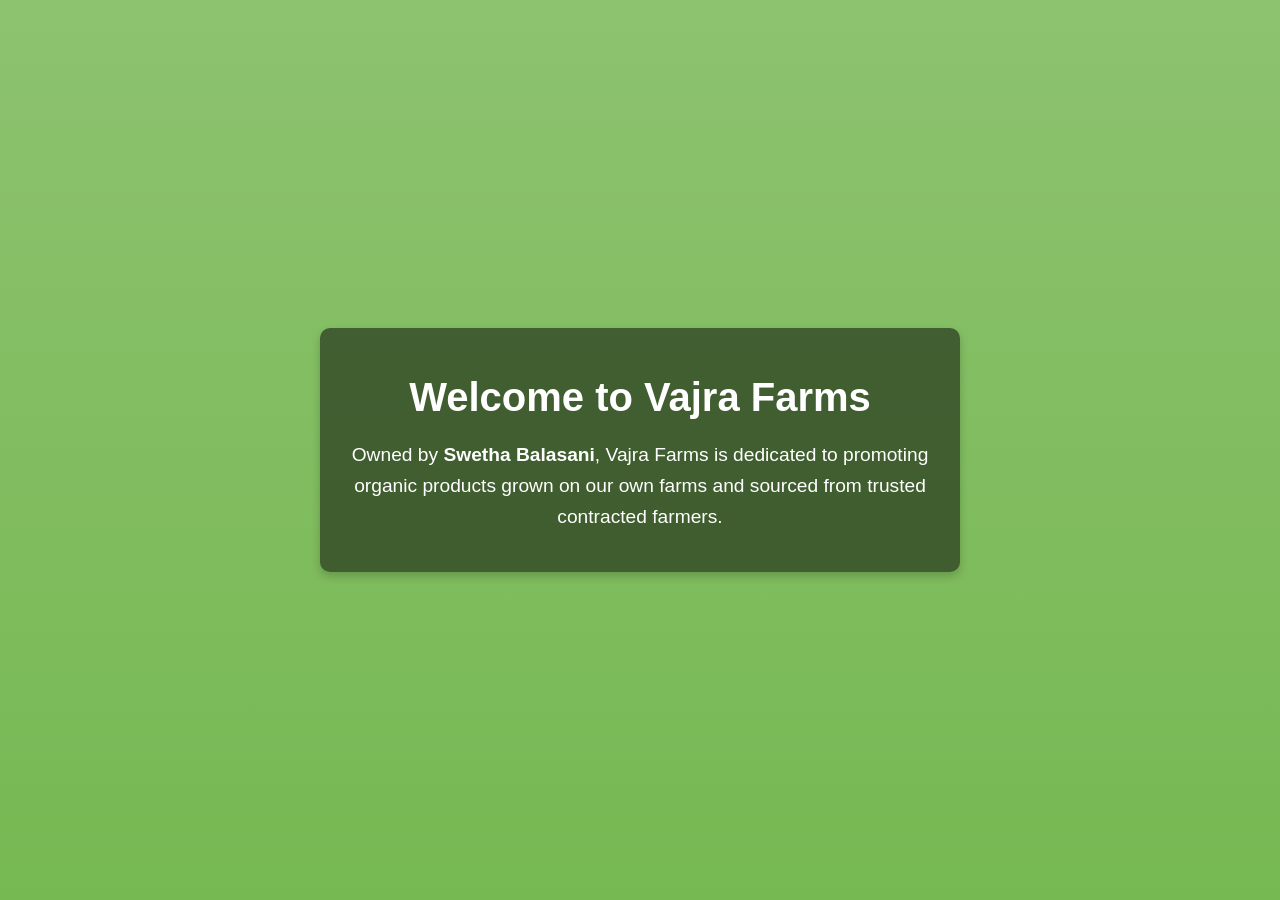
<file: ajra.html>
<!DOCTYPE html>
<html lang="en">
<head>
    <meta charset="UTF-8">
    <meta name="viewport" content="width=device-width, initial-scale=1.0">
    <title>Welcome to Vajra Farms</title>
    <style>
        body {
            font-family: Arial, sans-serif;
            margin: 0;
            padding: 0;
            display: flex;
            justify-content: center;
            align-items: center;
            height: 100vh;
            background: linear-gradient(to bottom, #8DC26F, #76b852);
            color: #fff;
            text-align: center;
        }
        .container {
            max-width: 600px;
            padding: 20px;
            box-shadow: 0 4px 8px rgba(0, 0, 0, 0.2);
            background-color: rgba(0, 0, 0, 0.5);
            border-radius: 10px;
        }
        h1 {
            font-size: 2.5em;
            margin-bottom: 20px;
        }
        p {
            font-size: 1.2em;
            line-height: 1.6;
        }
    </style>
</head>
<body>
    <div class="container">
        <h1>Welcome to Vajra Farms</h1>
        <p>
            Owned by <strong>Swetha Balasani</strong>, Vajra Farms is dedicated to promoting
            organic products grown on our own farms and sourced from trusted contracted farmers.
        </p>
    </div>
</body>
</html>
</file>
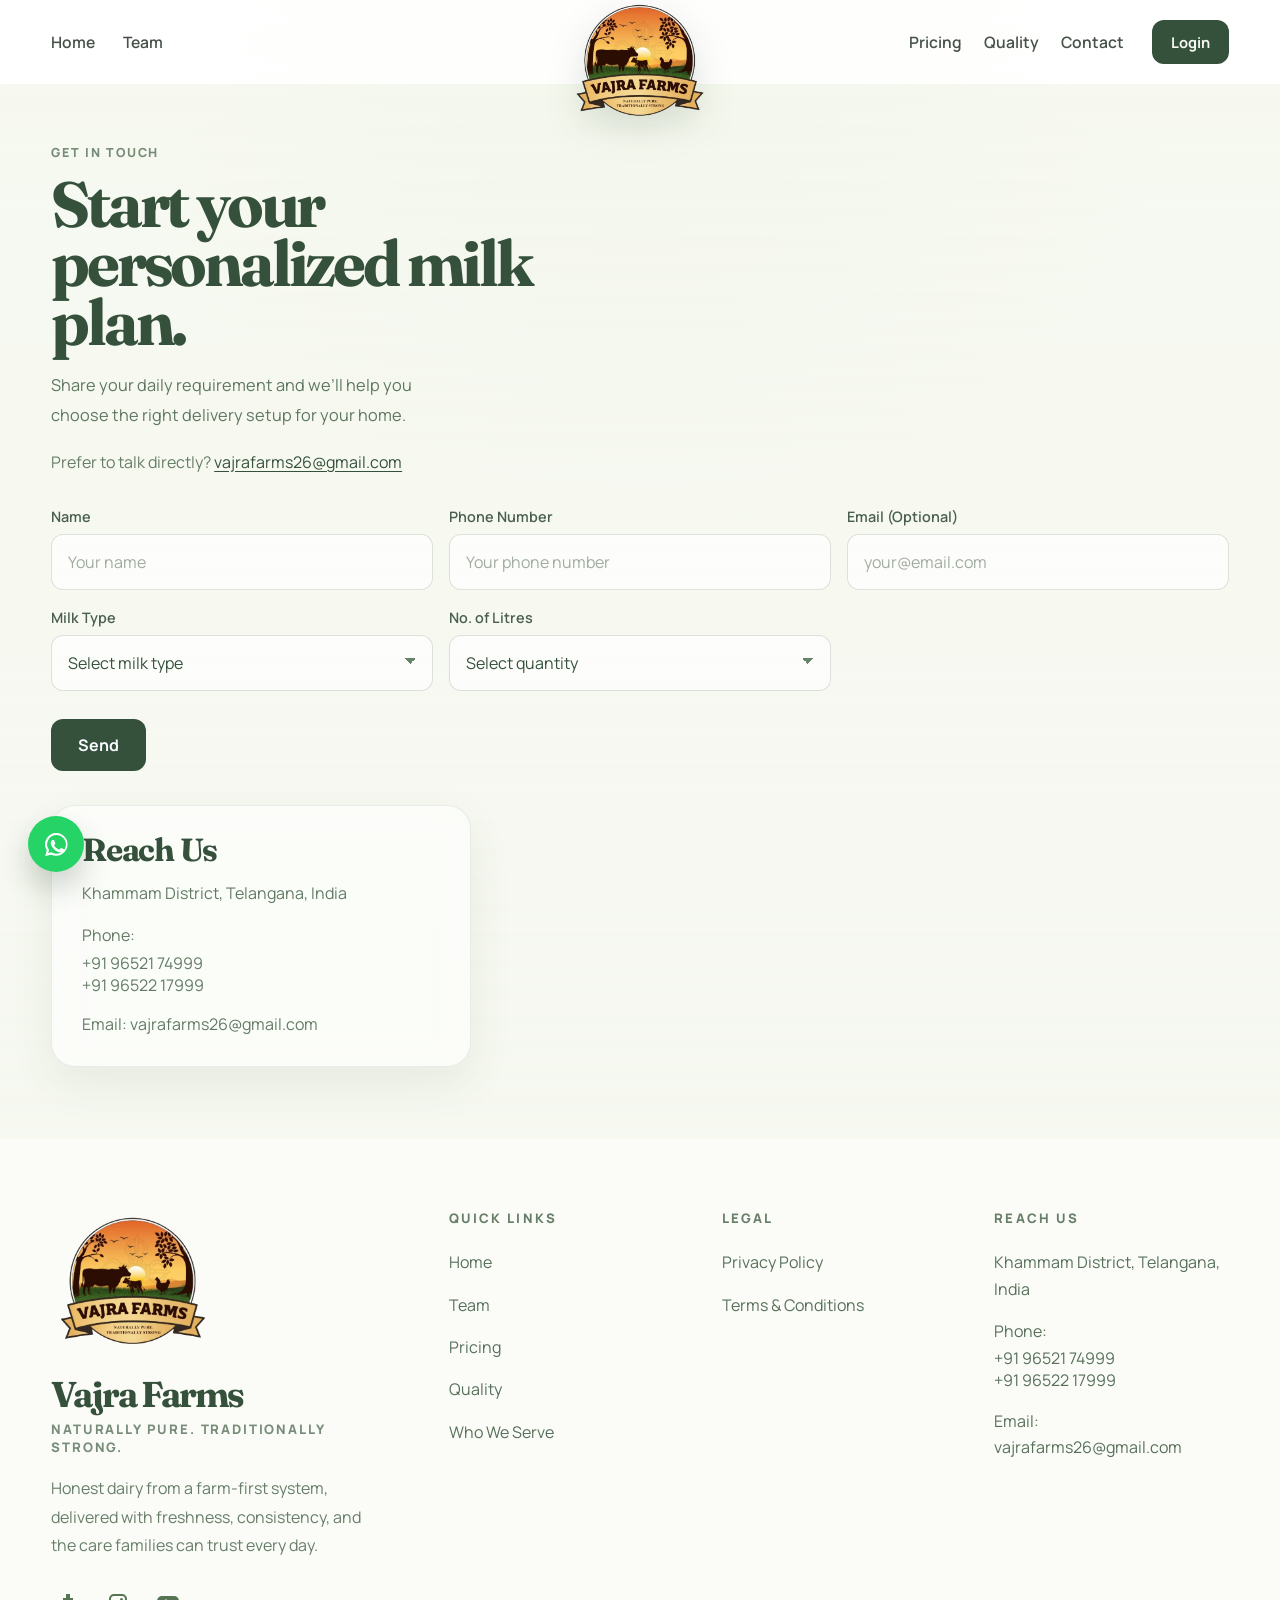
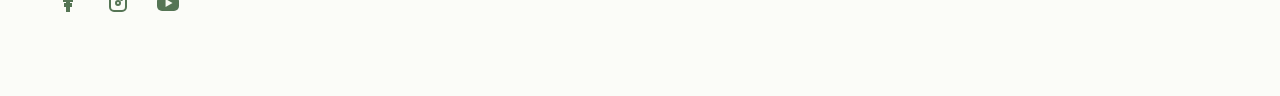
<file: contact.html>
<!DOCTYPE html>
<html lang="en">
  <head>
    <meta charset="UTF-8" />
    <meta name="viewport" content="width=device-width, initial-scale=1.0" />
    <title>Vajra Farms Contact | Start Your Daily Delivery</title>
    <meta
      name="description"
      content="Contact Vajra Farms to start your daily milk delivery, choose your milk type, and request the litres you need."
    />
    <link rel="preconnect" href="https://fonts.googleapis.com" />
    <link rel="preconnect" href="https://fonts.gstatic.com" crossorigin />
    <link
      href="https://fonts.googleapis.com/css2?family=Fraunces:wght@500;600;700&family=Manrope:wght@400;500;600;700;800&display=swap"
      rel="stylesheet"
    />
    <link rel="stylesheet" href="styles.css?v=contact8" />
  </head>
  <body class="contact-page">
    <main class="page-shell">
      <section class="hero-section contact-shell">
        <video class="contact-hero-video" autoplay muted loop playsinline preload="metadata" aria-hidden="true">
          <source src="videos/optimized/contacthero.mp4" type="video/mp4" />
        </video>
        <div class="contact-hero-overlay" aria-hidden="true"></div>

        <header class="site-header contact-header">
          <nav class="site-nav nav-left" aria-label="Primary left">
            <a href="index.html#home">Home</a>
            <a href="team.html">Team</a>
          </nav>

          <a class="brand" href="index.html#home" aria-label="Vajra Farms home">
            <img class="brand-badge" src="images/optimized/logo.webp" alt="Vajra Farms logo" />
          </a>

          <div class="header-right">
            <nav class="site-nav nav-right" aria-label="Primary right">
              <a href="pricing.html">Pricing</a>
              <a href="quality.html">Quality</a>
              <a href="contact.html" aria-current="page">Contact</a>
            </nav>

            <div class="header-actions">
              <a href="https://vajra-farms-backend-asia--vajra-farms.asia-southeast1.hosted.app/customer/login" class="login-link" aria-label="Login">
                Login
              </a>
            </div>
          </div>
        </header>

        <section class="contact-hero" aria-labelledby="contact-title">
          <div class="contact-content">
            <div class="contact-copy">
              <p class="section-kicker">Get In Touch</p>
              <h1 id="contact-title">Start your personalized milk plan.</h1>
              <p class="contact-copy-text">
                Share your daily requirement and we’ll help you choose the right
                delivery setup for your home.
              </p>
              <p class="contact-copy-meta">
                Prefer to talk directly?
                <a href="mailto:vajrafarms26@gmail.com">vajrafarms26@gmail.com</a>
              </p>
            </div>

            <form class="contact-form-panel" action="#" method="post">
              <div class="contact-form-grid">
                <label class="contact-field">
                  <span>Name</span>
                  <input type="text" name="name" placeholder="Your name" required />
                </label>

                <label class="contact-field">
                  <span>Phone Number</span>
                  <input type="tel" name="phone" placeholder="Your phone number" required />
                </label>

                <label class="contact-field">
                  <span>Email (Optional)</span>
                  <input type="email" name="email" placeholder="your@email.com" />
                </label>

                <label class="contact-field">
                  <span>Milk Type</span>
                  <select name="milk_type" required>
                    <option value="" selected disabled>Select milk type</option>
                    <option value="buffalo">Buffalo</option>
                    <option value="cow">Cow</option>
                  </select>
                </label>

                <label class="contact-field">
                  <span>No. of Litres</span>
                  <select name="litres" required>
                    <option value="" selected disabled>Select quantity</option>
                    <option value="0.5">1/2 litre</option>
                    <option value="1">1 litre</option>
                    <option value="2">2 litres</option>
                    <option value="3">3 litres</option>
                    <option value="4">4 litres</option>
                    <option value="5">5 litres</option>
                    <option value="6">6 litres</option>
                    <option value="7">7 litres</option>
                    <option value="8">8 litres</option>
                    <option value="9">9 litres</option>
                    <option value="10">10 litres</option>
                  </select>
                </label>
              </div>

              <button class="contact-submit" type="submit">Send</button>

              <div class="contact-address-card">
                <h2>Reach Us</h2>
                <p>Khammam District, Telangana, India</p>
                <p>
                  <span class="phone-label">Phone:</span>
                  <span class="phone-number-list">
                    <a href="tel:+919652174999">+91 96521 74999</a>
                    <a href="tel:+919652217999">+91 96522 17999</a>
                  </span>
                </p>
                <p>Email: <a href="mailto:vajrafarms26@gmail.com">vajrafarms26@gmail.com</a></p>
              </div>
            </form>
          </div>
        </section>
      </section>
    </main>

    <footer class="site-footer" id="contact">
      <div class="footer-brand">
        <img class="footer-logo" src="images/optimized/logo.webp" alt="Vajra Farms logo" />
        <h2>Vajra Farms</h2>
        <p class="footer-tag">Naturally Pure. Traditionally Strong.</p>
        <p class="footer-copy">
          Honest dairy from a farm-first system, delivered with freshness,
          consistency, and the care families can trust every day.
        </p>
        <div class="footer-socials" aria-label="Social links">
          <a href="https://www.facebook.com/share/1LA6sTYY1w/" aria-label="Facebook" class="footer-social footer-social-facebook" target="_blank" rel="noopener noreferrer">
            <span></span>
          </a>
          <a href="https://www.instagram.com/vajra_farms_khammam?utm_source=ig_web_button_share_sheet&amp;igsh=ZDNlZDc0MzIxNw==" aria-label="Instagram" class="footer-social footer-social-instagram" target="_blank" rel="noopener noreferrer">
            <span></span>
          </a>
          <a href="https://www.youtube.com/@vajrafarmskhammam" aria-label="YouTube" class="footer-social footer-social-youtube" target="_blank" rel="noopener noreferrer">
            <span></span>
          </a>
        </div>
      </div>

      <div class="footer-links-group">
        <div class="footer-column">
          <h3>Quick Links</h3>
          <a href="index.html#home">Home</a>
          <a href="team.html">Team</a>
          <a href="pricing.html">Pricing</a>
          <a href="quality.html">Quality</a>
          <a href="index.html#serve">Who We Serve</a>
        </div>

        <div class="footer-column">
          <h3>Legal</h3>
          <a href="privacy.html">Privacy Policy</a>
          <a href="terms.html">Terms &amp; Conditions</a>
        </div>

        <div class="footer-column footer-contact">
          <h3>Reach Us</h3>
          <p>Khammam District, Telangana, India</p>
          <p>
            <span class="phone-label">Phone:</span>
            <span class="phone-number-list">
              <a href="tel:+919652174999">+91 96521 74999</a>
              <a href="tel:+919652217999">+91 96522 17999</a>
            </span>
          </p>
          <p>Email: <a href="mailto:vajrafarms26@gmail.com">vajrafarms26@gmail.com</a></p>
        </div>
      </div>
    </footer>

    <a
      class="whatsapp-float"
      href="https://wa.me/919652217999"
      target="_blank"
      rel="noopener noreferrer"
      aria-label="Chat with Vajra Farms on WhatsApp"
    >
      <span aria-hidden="true"></span>
    </a>
  </body>
</html>
</file>
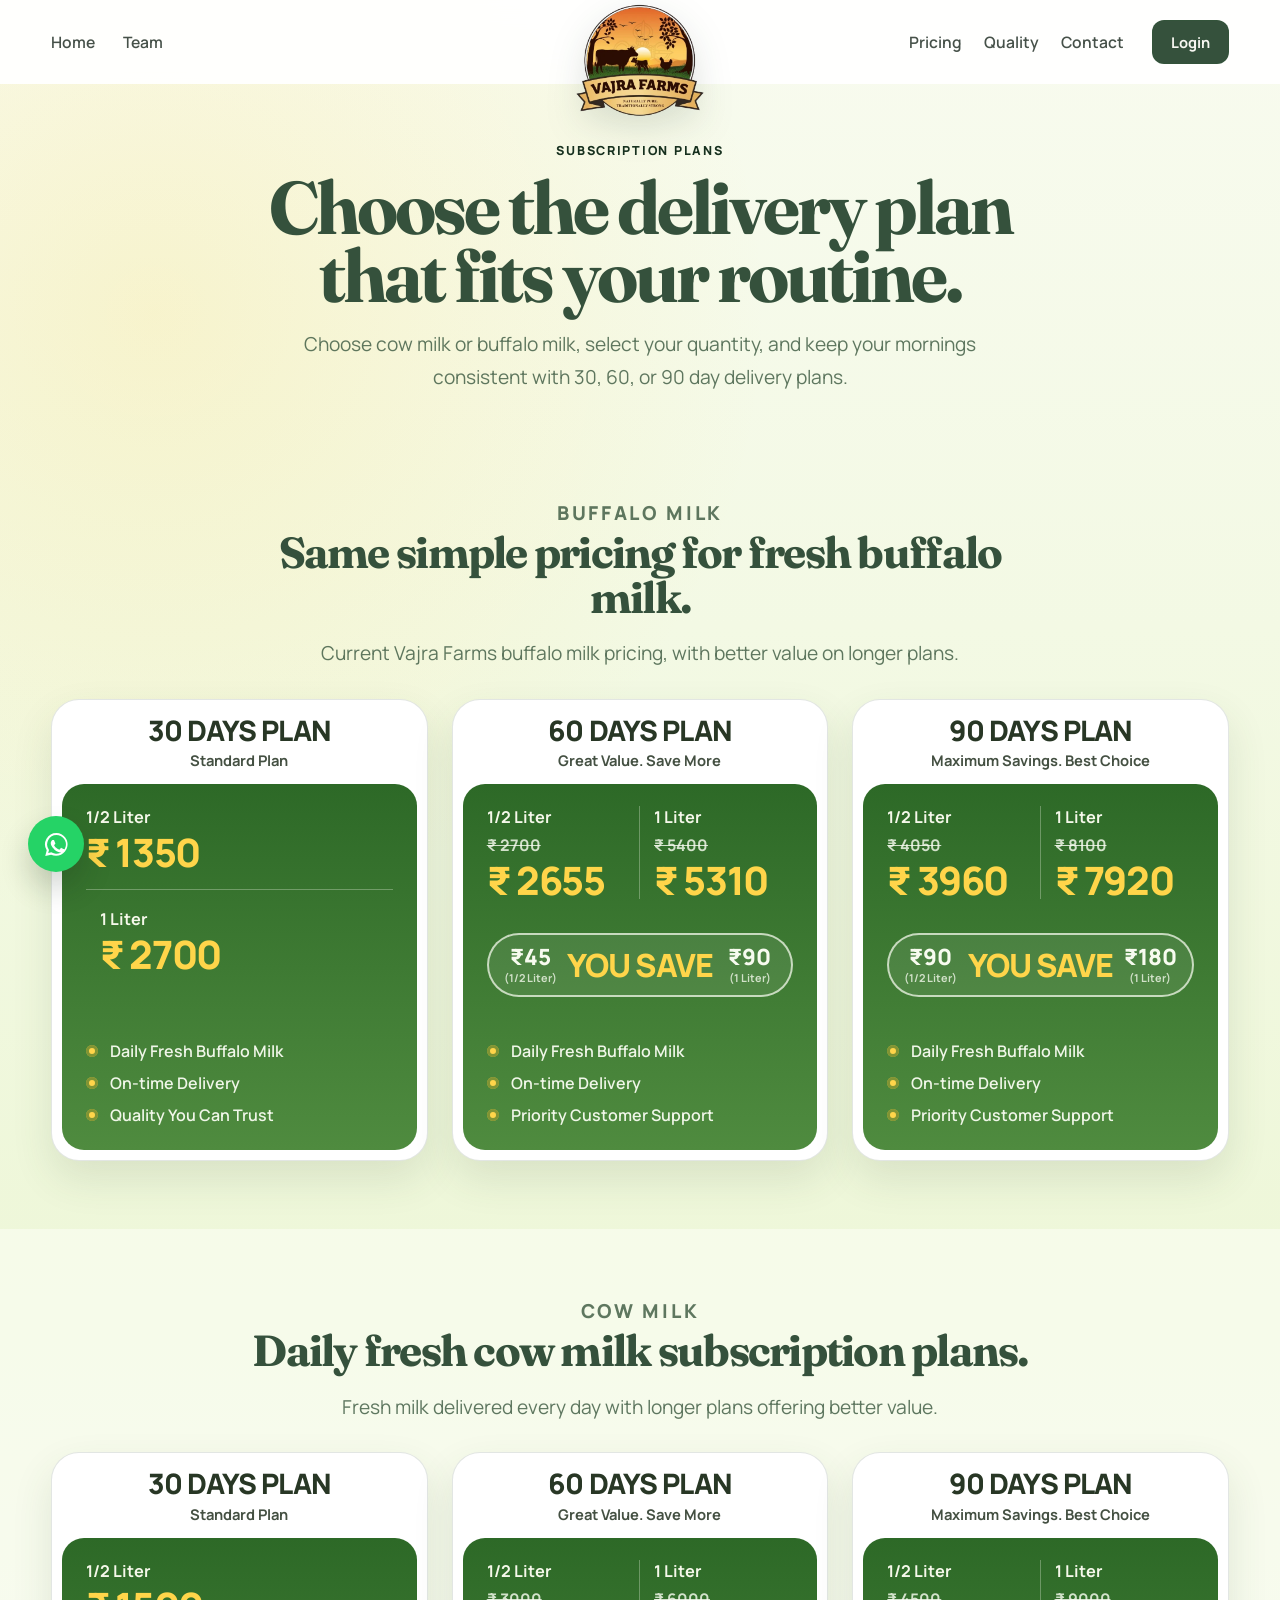
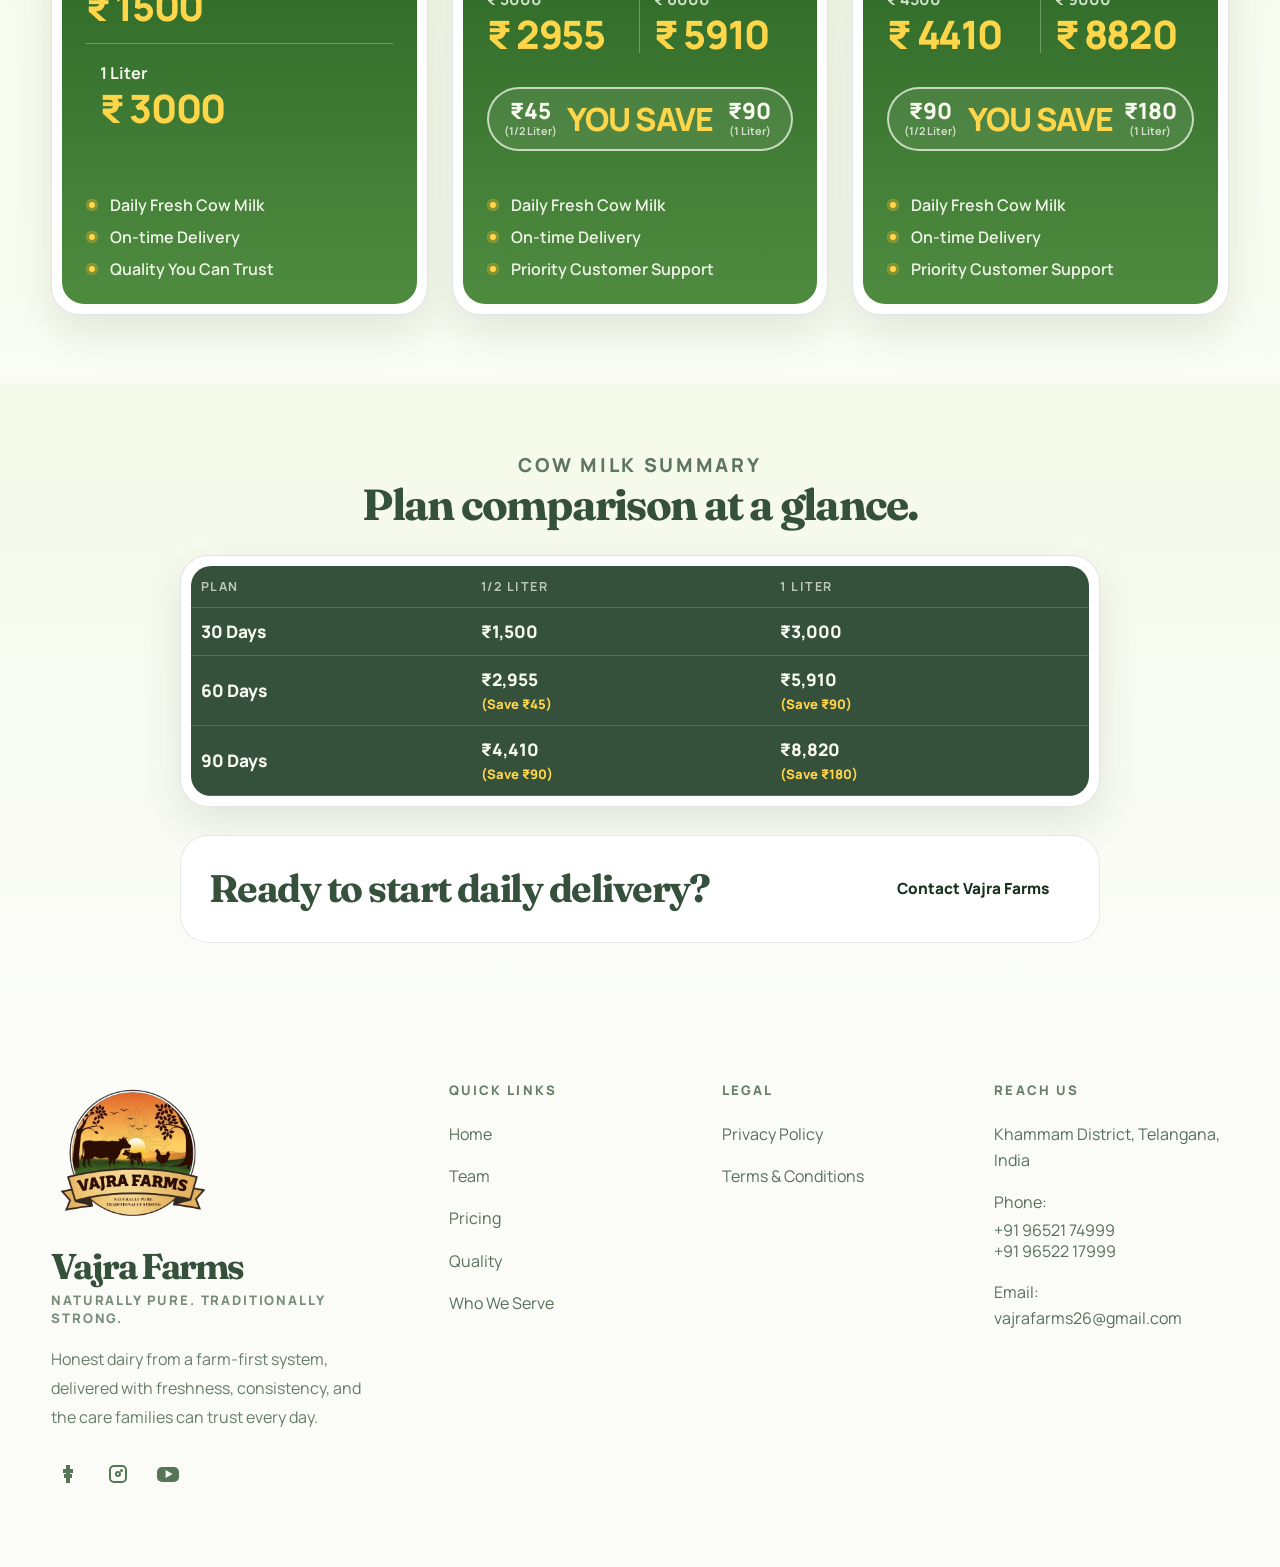
<file: pricing.html>
<!DOCTYPE html>
<html lang="en">
  <head>
    <meta charset="UTF-8" />
    <meta name="viewport" content="width=device-width, initial-scale=1.0" />
    <title>Vajra Farms Pricing | Cow Milk and Buffalo Milk Plans</title>
    <meta
      name="description"
      content="View Vajra Farms 30, 60, and 90 day milk subscription pricing for fresh cow milk and buffalo milk delivery in Khammam."
    />
    <link rel="preconnect" href="https://fonts.googleapis.com" />
    <link rel="preconnect" href="https://fonts.gstatic.com" crossorigin />
    <link
      href="https://fonts.googleapis.com/css2?family=Fraunces:wght@500;600;700&family=Manrope:wght@400;500;600;700;800&display=swap"
      rel="stylesheet"
    />
    <link rel="icon" type="image/webp" href="images/optimized/logo.webp" />
    <link rel="stylesheet" href="styles.css" />
  </head>
  <body class="pricing-page">
    <main class="page-shell">
      <section class="hero-section pricing-shell">
        <header class="site-header">
          <nav class="site-nav nav-left" aria-label="Primary left">
            <a href="index.html#home">Home</a>
            <a href="team.html">Team</a>
          </nav>

          <a class="brand" href="index.html#home" aria-label="Vajra Farms home">
            <img class="brand-badge" src="images/optimized/logo.webp" alt="Vajra Farms logo" />
          </a>

          <div class="header-right">
            <nav class="site-nav nav-right" aria-label="Primary right">
              <a href="pricing.html" aria-current="page">Pricing</a>
              <a href="quality.html">Quality</a>
              <a href="contact.html">Contact</a>
            </nav>

            <div class="header-actions">
              <a href="https://vajra-farms-backend-asia--vajra-farms.asia-southeast1.hosted.app/customer/login" class="login-link" aria-label="Login">
                Login
              </a>
            </div>
          </div>
        </header>

        <section class="pricing-hero" aria-labelledby="pricing-title">
          <div class="pricing-hero-copy">
            <p class="section-kicker">Subscription Plans</p>
            <h1 id="pricing-title">Choose the delivery plan that fits your routine.</h1>
            <p>
              Choose cow milk or buffalo milk, select your quantity, and keep
              your mornings consistent with 30, 60, or 90 day delivery plans.
            </p>
          </div>
        </section>

        <section class="pricing-milk-section" aria-labelledby="buffalo-pricing-title">
          <div class="pricing-section-heading">
            <p class="section-kicker">Buffalo Milk</p>
            <h2 id="buffalo-pricing-title">Same simple pricing for fresh buffalo milk.</h2>
            <p>Current Vajra Farms buffalo milk pricing, with better value on longer plans.</p>
          </div>

          <div class="pricing-plan-grid">
            <article class="plan-card pricing-plan-card">
              <div class="plan-card-top">
                <h3>30 Days Plan</h3>
                <p>Standard Plan</p>
              </div>
              <div class="plan-card-body">
                <div class="plan-volume-grid plan-volume-grid-simple">
                  <div class="plan-volume">
                    <span class="plan-volume-label">1/2 Liter</span>
                    <strong>₹ 1350</strong>
                  </div>
                  <div class="plan-volume">
                    <span class="plan-volume-label">1 Liter</span>
                    <strong>₹ 2700</strong>
                  </div>
                </div>
                <ul class="plan-features">
                  <li>Daily Fresh Buffalo Milk</li>
                  <li>On-time Delivery</li>
                  <li>Quality You Can Trust</li>
                </ul>
              </div>
            </article>

            <article class="plan-card pricing-plan-card">
              <div class="plan-card-top">
                <h3>60 Days Plan</h3>
                <p>Great Value. Save More</p>
              </div>
              <div class="plan-card-body">
                <div class="plan-volume-grid">
                  <div class="plan-volume">
                    <span class="plan-volume-label">1/2 Liter</span>
                    <small>₹ 2700</small>
                    <strong>₹ 2655</strong>
                  </div>
                  <div class="plan-volume">
                    <span class="plan-volume-label">1 Liter</span>
                    <small>₹ 5400</small>
                    <strong>₹ 5310</strong>
                  </div>
                </div>
                <div class="plan-save-band">
                  <span>₹45 <small>(1/2 Liter)</small></span>
                  <b>You Save</b>
                  <span>₹90 <small>(1 Liter)</small></span>
                </div>
                <ul class="plan-features">
                  <li>Daily Fresh Buffalo Milk</li>
                  <li>On-time Delivery</li>
                  <li>Priority Customer Support</li>
                </ul>
              </div>
            </article>

            <article class="plan-card pricing-plan-card">
              <div class="plan-card-top">
                <h3>90 Days Plan</h3>
                <p>Maximum Savings. Best Choice</p>
              </div>
              <div class="plan-card-body">
                <div class="plan-volume-grid">
                  <div class="plan-volume">
                    <span class="plan-volume-label">1/2 Liter</span>
                    <small>₹ 4050</small>
                    <strong>₹ 3960</strong>
                  </div>
                  <div class="plan-volume">
                    <span class="plan-volume-label">1 Liter</span>
                    <small>₹ 8100</small>
                    <strong>₹ 7920</strong>
                  </div>
                </div>
                <div class="plan-save-band">
                  <span>₹90 <small>(1/2 Liter)</small></span>
                  <b>You Save</b>
                  <span>₹180 <small>(1 Liter)</small></span>
                </div>
                <ul class="plan-features">
                  <li>Daily Fresh Buffalo Milk</li>
                  <li>On-time Delivery</li>
                  <li>Priority Customer Support</li>
                </ul>
              </div>
            </article>
          </div>
        </section>

        <section class="pricing-milk-section pricing-milk-section-alt" aria-labelledby="cow-pricing-title">
          <div class="pricing-section-heading">
            <p class="section-kicker">Cow Milk</p>
            <h2 id="cow-pricing-title">Daily fresh cow milk subscription plans.</h2>
            <p>Fresh milk delivered every day with longer plans offering better value.</p>
          </div>

          <div class="pricing-plan-grid">
            <article class="plan-card pricing-plan-card">
              <div class="plan-card-top">
                <h3>30 Days Plan</h3>
                <p>Standard Plan</p>
              </div>
              <div class="plan-card-body">
                <div class="plan-volume-grid plan-volume-grid-simple">
                  <div class="plan-volume">
                    <span class="plan-volume-label">1/2 Liter</span>
                    <strong>₹ 1500</strong>
                  </div>
                  <div class="plan-volume">
                    <span class="plan-volume-label">1 Liter</span>
                    <strong>₹ 3000</strong>
                  </div>
                </div>
                <ul class="plan-features">
                  <li>Daily Fresh Cow Milk</li>
                  <li>On-time Delivery</li>
                  <li>Quality You Can Trust</li>
                </ul>
              </div>
            </article>

            <article class="plan-card pricing-plan-card">
              <div class="plan-card-top">
                <h3>60 Days Plan</h3>
                <p>Great Value. Save More</p>
              </div>
              <div class="plan-card-body">
                <div class="plan-volume-grid">
                  <div class="plan-volume">
                    <span class="plan-volume-label">1/2 Liter</span>
                    <small>₹ 3000</small>
                    <strong>₹ 2955</strong>
                  </div>
                  <div class="plan-volume">
                    <span class="plan-volume-label">1 Liter</span>
                    <small>₹ 6000</small>
                    <strong>₹ 5910</strong>
                  </div>
                </div>
                <div class="plan-save-band">
                  <span>₹45 <small>(1/2 Liter)</small></span>
                  <b>You Save</b>
                  <span>₹90 <small>(1 Liter)</small></span>
                </div>
                <ul class="plan-features">
                  <li>Daily Fresh Cow Milk</li>
                  <li>On-time Delivery</li>
                  <li>Priority Customer Support</li>
                </ul>
              </div>
            </article>

            <article class="plan-card pricing-plan-card">
              <div class="plan-card-top">
                <h3>90 Days Plan</h3>
                <p>Maximum Savings. Best Choice</p>
              </div>
              <div class="plan-card-body">
                <div class="plan-volume-grid">
                  <div class="plan-volume">
                    <span class="plan-volume-label">1/2 Liter</span>
                    <small>₹ 4500</small>
                    <strong>₹ 4410</strong>
                  </div>
                  <div class="plan-volume">
                    <span class="plan-volume-label">1 Liter</span>
                    <small>₹ 9000</small>
                    <strong>₹ 8820</strong>
                  </div>
                </div>
                <div class="plan-save-band">
                  <span>₹90 <small>(1/2 Liter)</small></span>
                  <b>You Save</b>
                  <span>₹180 <small>(1 Liter)</small></span>
                </div>
                <ul class="plan-features">
                  <li>Daily Fresh Cow Milk</li>
                  <li>On-time Delivery</li>
                  <li>Priority Customer Support</li>
                </ul>
              </div>
            </article>
          </div>
        </section>

        <section class="pricing-summary-section" aria-labelledby="pricing-summary-title">
          <div class="pricing-section-heading">
            <p class="section-kicker">Cow Milk Summary</p>
            <h2 id="pricing-summary-title">Plan comparison at a glance.</h2>
          </div>

          <div class="pricing-summary-card">
            <table class="pricing-summary-table">
              <thead>
                <tr>
                  <th>Plan</th>
                  <th>1/2 Liter</th>
                  <th>1 Liter</th>
                </tr>
              </thead>
              <tbody>
                <tr>
                  <td>30 Days</td>
                  <td>₹1,500</td>
                  <td>₹3,000</td>
                </tr>
                <tr>
                  <td>60 Days</td>
                  <td>₹2,955 <span>(Save ₹45)</span></td>
                  <td>₹5,910 <span>(Save ₹90)</span></td>
                </tr>
                <tr>
                  <td>90 Days</td>
                  <td>₹4,410 <span>(Save ₹90)</span></td>
                  <td>₹8,820 <span>(Save ₹180)</span></td>
                </tr>
              </tbody>
            </table>
          </div>

          <div class="pricing-cta">
            <h2>Ready to start daily delivery?</h2>
            <a class="button button-primary" href="contact.html">Contact Vajra Farms</a>
          </div>
        </section>
      </section>
    </main>

    <footer class="site-footer" id="contact">
      <div class="footer-brand">
        <img class="footer-logo" src="images/optimized/logo.webp" alt="Vajra Farms logo" />
        <h2>Vajra Farms</h2>
        <p class="footer-tag">Naturally Pure. Traditionally Strong.</p>
        <p class="footer-copy">
          Honest dairy from a farm-first system, delivered with freshness,
          consistency, and the care families can trust every day.
        </p>
        <div class="footer-socials" aria-label="Social links">
          <a href="https://www.facebook.com/share/1LA6sTYY1w/" aria-label="Facebook" class="footer-social footer-social-facebook" target="_blank" rel="noopener noreferrer">
            <span></span>
          </a>
          <a href="https://www.instagram.com/vajra_farms_khammam?utm_source=ig_web_button_share_sheet&amp;igsh=ZDNlZDc0MzIxNw==" aria-label="Instagram" class="footer-social footer-social-instagram" target="_blank" rel="noopener noreferrer">
            <span></span>
          </a>
          <a href="https://www.youtube.com/@vajrafarmskhammam" aria-label="YouTube" class="footer-social footer-social-youtube" target="_blank" rel="noopener noreferrer">
            <span></span>
          </a>
        </div>
      </div>

      <div class="footer-links-group">
        <div class="footer-column">
          <h3>Quick Links</h3>
          <a href="index.html#home">Home</a>
          <a href="team.html">Team</a>
          <a href="pricing.html">Pricing</a>
          <a href="quality.html">Quality</a>
          <a href="index.html#serve">Who We Serve</a>
        </div>

        <div class="footer-column">
          <h3>Legal</h3>
          <a href="privacy.html">Privacy Policy</a>
          <a href="terms.html">Terms &amp; Conditions</a>
        </div>

        <div class="footer-column footer-contact">
          <h3>Reach Us</h3>
          <p>Khammam District, Telangana, India</p>
          <p>
            <span class="phone-label">Phone:</span>
            <span class="phone-number-list">
              <a href="tel:+919652174999">+91 96521 74999</a>
              <a href="tel:+919652217999">+91 96522 17999</a>
            </span>
          </p>
          <p>Email: <a href="mailto:vajrafarms26@gmail.com">vajrafarms26@gmail.com</a></p>
        </div>
      </div>
    </footer>

    <a
      class="whatsapp-float"
      href="https://wa.me/919652217999"
      target="_blank"
      rel="noopener noreferrer"
      aria-label="Chat with Vajra Farms on WhatsApp"
    >
      <span aria-hidden="true"></span>
    </a>
  </body>
</html>
</file>
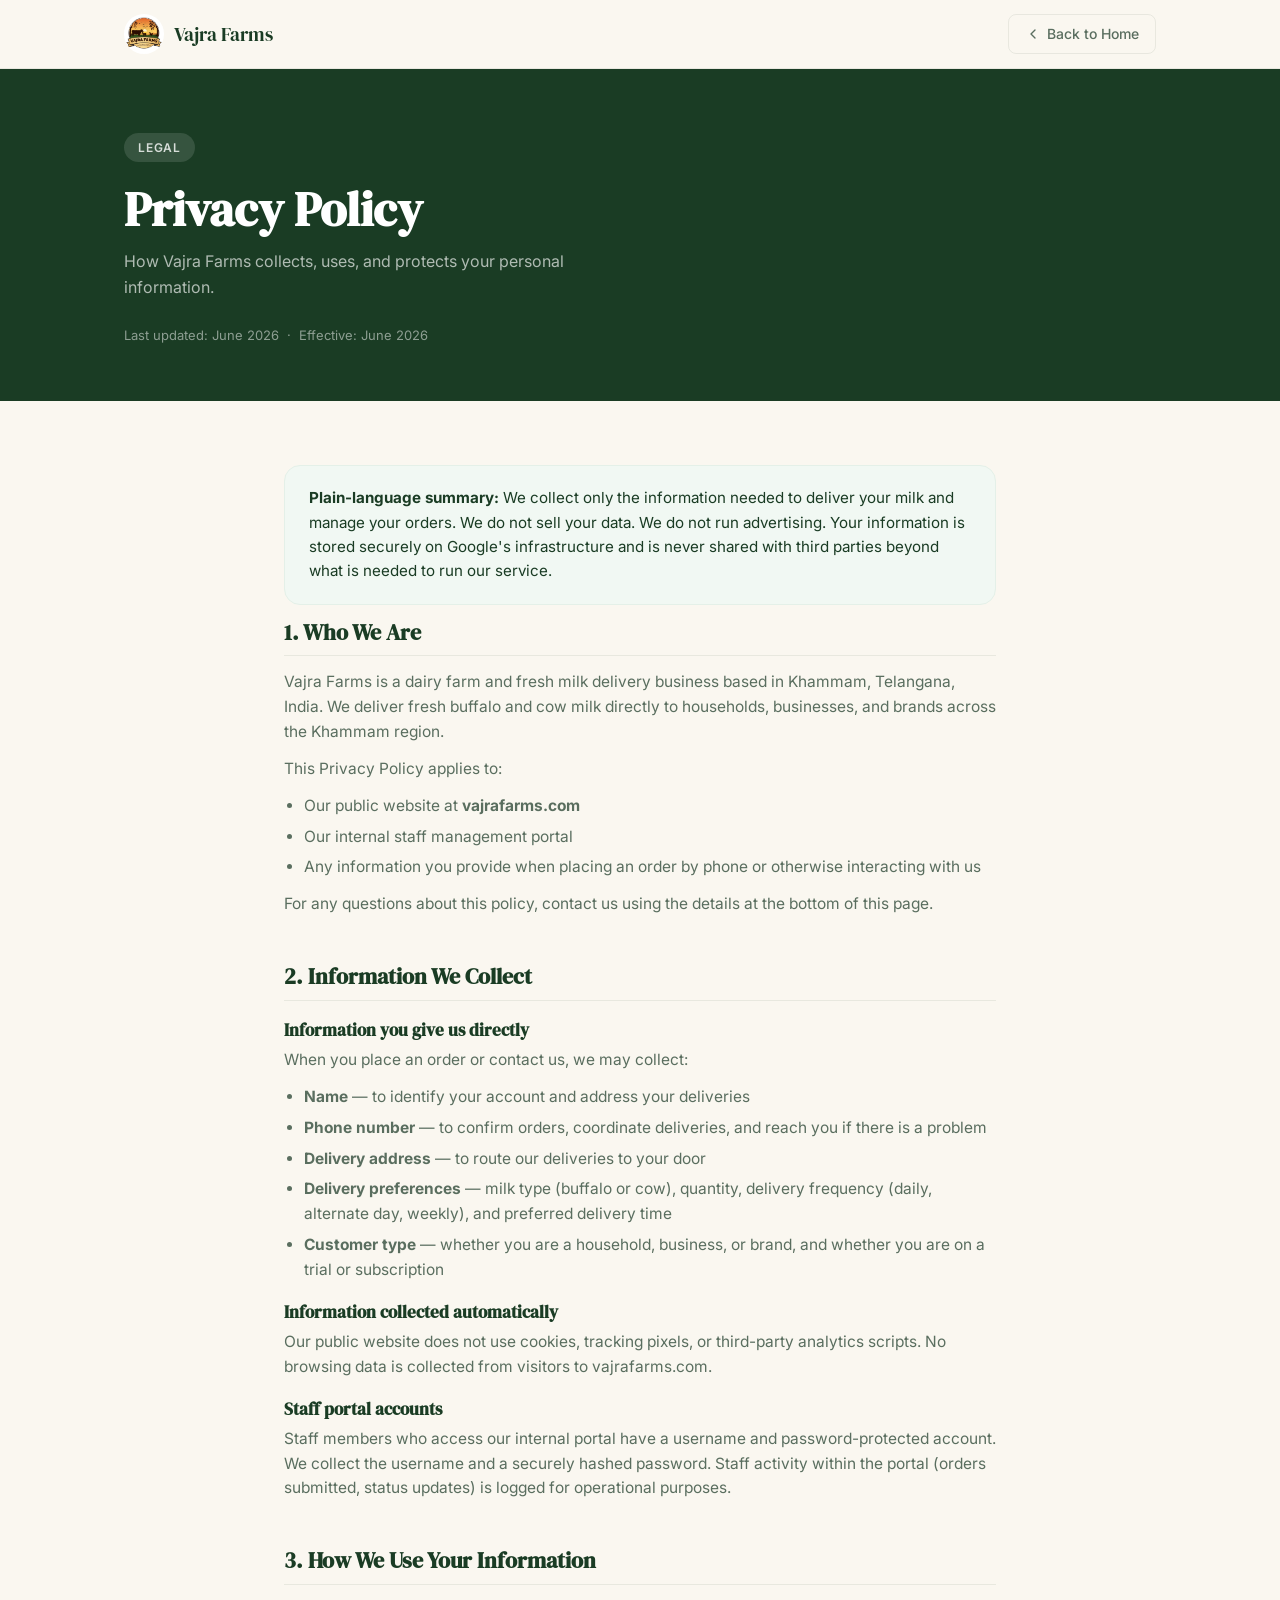
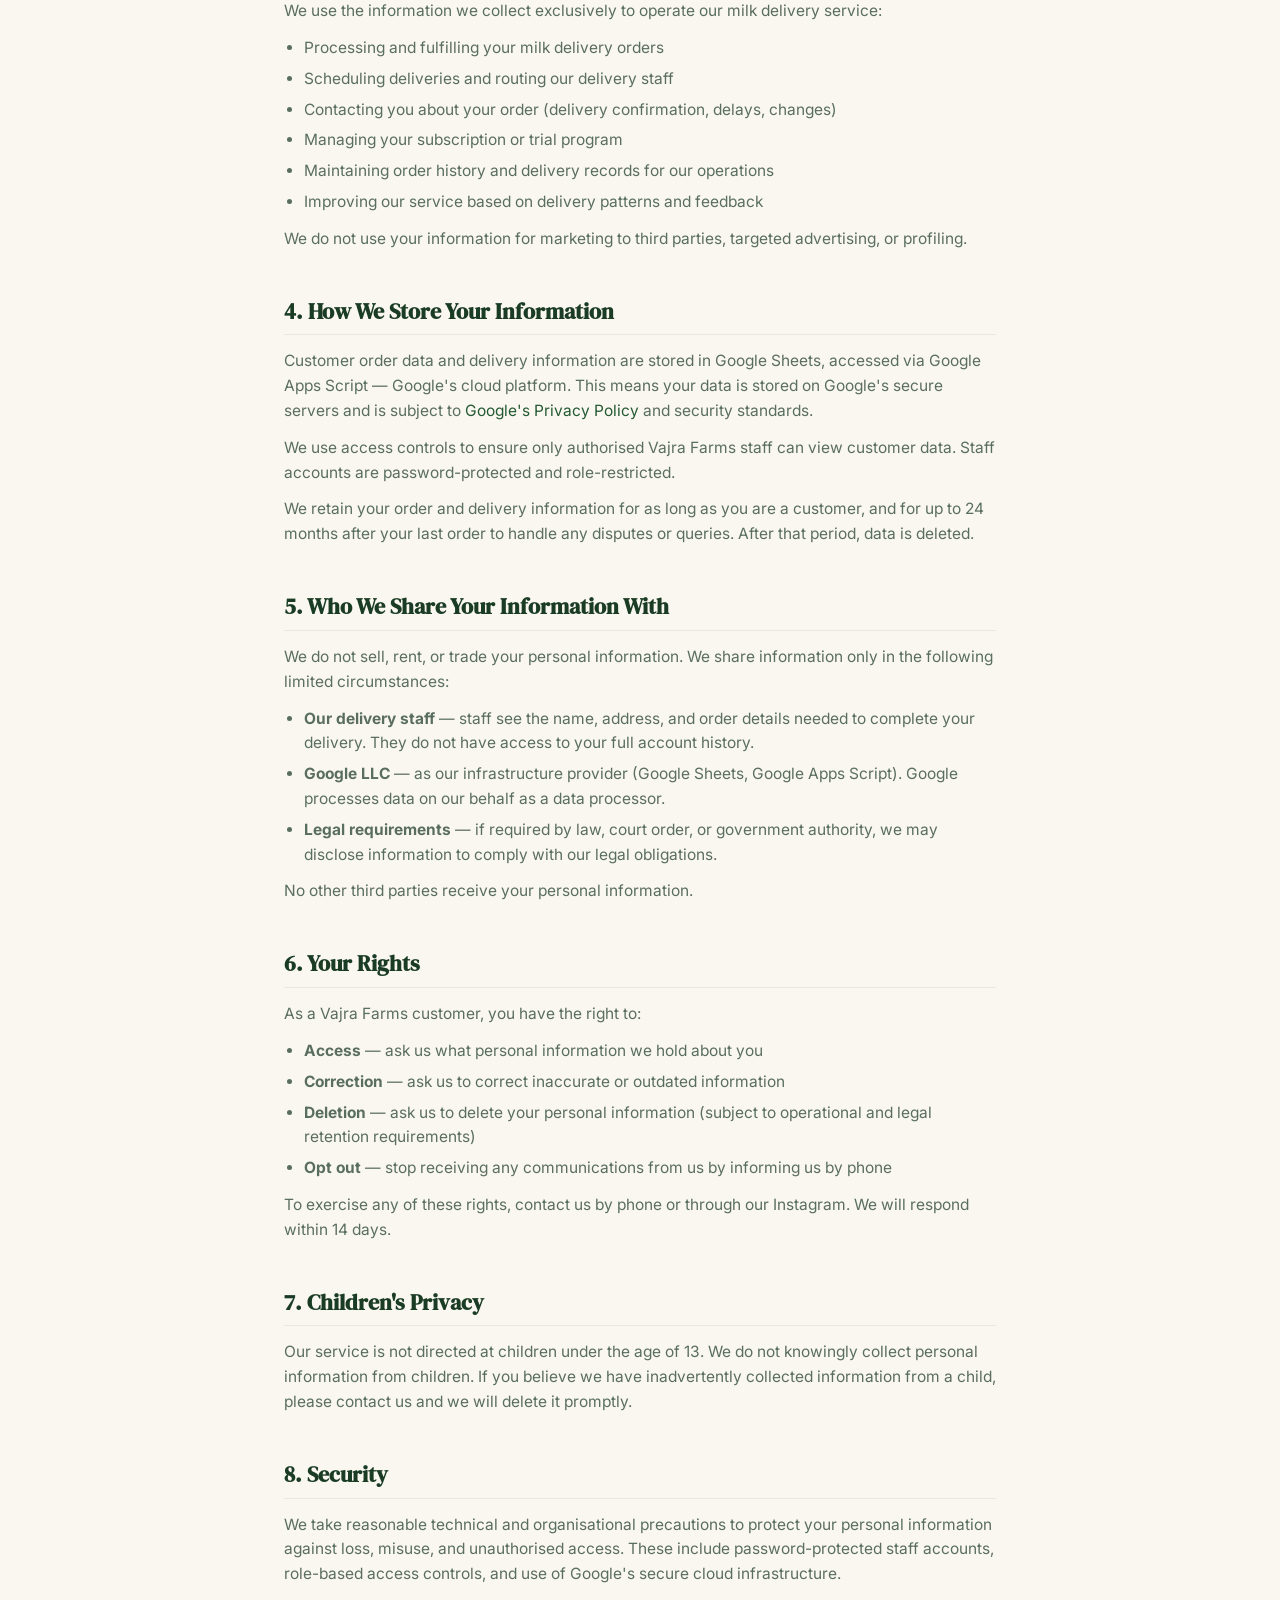
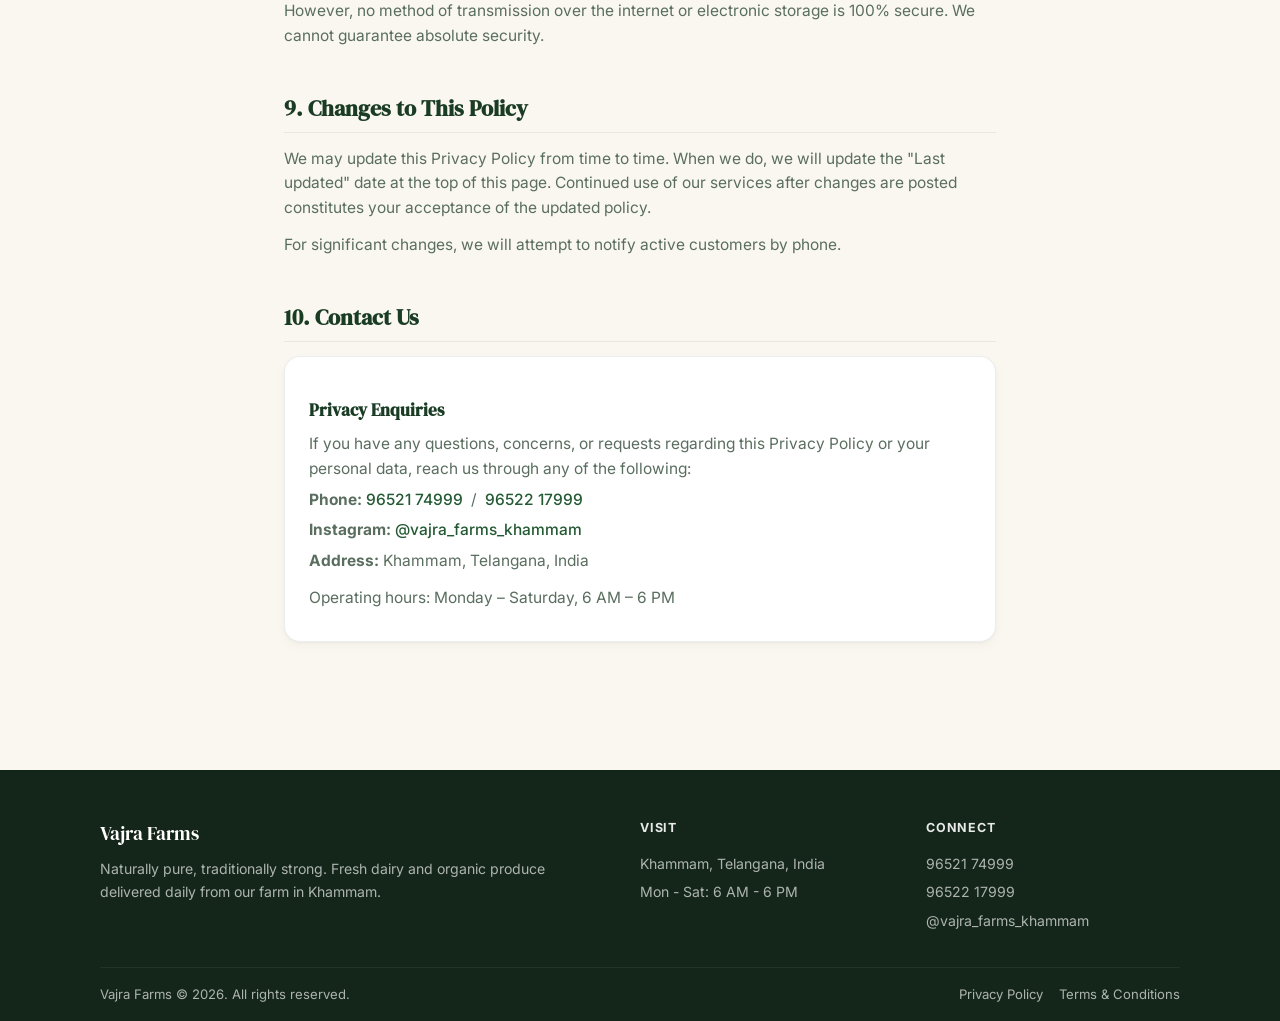
<file: privacy-policy.html>
<!DOCTYPE html>
<html lang="en">
<head>
  <meta charset="UTF-8">
  <meta name="viewport" content="width=device-width, initial-scale=1.0">
  <title>Privacy Policy | Vajra Farms</title>
  <meta name="description" content="Privacy Policy for Vajra Farms — how we collect, use, and protect your personal information.">
  <link rel="preconnect" href="https://fonts.googleapis.com">
  <link href="https://fonts.googleapis.com/css2?family=DM+Serif+Display&family=Inter:wght@400;500;600;700&display=swap" rel="stylesheet">
  <style>
    :root {
      --green-900: #14261a;
      --green-800: #1a3c24;
      --green-700: #245a33;
      --green-600: #2d7a3f;
      --green-100: #e4f0e8;
      --green-50: #f1f8f3;
      --cream: #faf7f0;
      --cream-dark: #f0ead6;
      --gold: #c9943e;
      --text: #1a2e1f;
      --text-secondary: #5a6e5f;
      --border: rgba(26, 60, 36, .08);
      --card-shadow: 0 1px 3px rgba(0,0,0,.04), 0 4px 12px rgba(0,0,0,.03);
      --radius: 16px;
    }

    *, *::before, *::after { box-sizing: border-box; margin: 0; padding: 0; }

    body {
      font-family: "Inter", system-ui, sans-serif;
      color: var(--text);
      background: var(--cream);
      line-height: 1.6;
      -webkit-font-smoothing: antialiased;
    }

    a { color: inherit; text-decoration: none; }
    img { max-width: 100%; display: block; }

    .container {
      max-width: 1080px;
      margin: 0 auto;
      padding: 0 24px;
    }

    h1, h2, h3 {
      font-family: "DM Serif Display", serif;
      color: var(--green-800);
      line-height: 1.15;
    }

    /* ── Navbar ── */
    .navbar {
      position: sticky;
      top: 0;
      z-index: 100;
      background: rgba(250, 247, 240, .92);
      backdrop-filter: blur(16px);
      border-bottom: 1px solid var(--border);
    }
    .nav-inner {
      display: flex;
      align-items: center;
      justify-content: space-between;
      height: 68px;
    }
    .logo {
      display: flex;
      align-items: center;
      gap: 10px;
    }
    .logo img {
      width: 40px;
      height: 40px;
      border-radius: 50%;
      object-fit: cover;
    }
    .logo span {
      font-family: "DM Serif Display", serif;
      font-size: 1.2rem;
      color: var(--green-800);
    }
    .nav-back {
      display: inline-flex;
      align-items: center;
      gap: 6px;
      padding: 8px 16px;
      font-size: 14px;
      font-weight: 500;
      color: var(--text-secondary);
      border-radius: 8px;
      border: 1.5px solid var(--border);
      transition: all .2s;
    }
    .nav-back:hover {
      color: var(--green-800);
      background: var(--green-50);
      border-color: var(--green-700);
    }
    .nav-back svg {
      width: 16px;
      height: 16px;
      stroke: currentColor;
      fill: none;
      stroke-width: 2;
      stroke-linecap: round;
      stroke-linejoin: round;
    }

    /* ── Page header ── */
    .page-header {
      background: var(--green-800);
      color: #fff;
      padding: 64px 0 56px;
    }
    .page-header .badge {
      display: inline-flex;
      align-items: center;
      gap: 6px;
      padding: 5px 14px;
      border-radius: 100px;
      background: rgba(255,255,255,.12);
      font-size: 12px;
      font-weight: 600;
      letter-spacing: .8px;
      text-transform: uppercase;
      color: rgba(255,255,255,.8);
      margin-bottom: 20px;
    }
    .page-header h1 {
      color: #fff;
      font-size: clamp(2rem, 4vw, 3rem);
      margin-bottom: 12px;
    }
    .page-header p {
      color: rgba(255,255,255,.65);
      font-size: 1rem;
      max-width: 520px;
    }
    .page-header .meta {
      margin-top: 24px;
      font-size: 13px;
      color: rgba(255,255,255,.5);
    }

    /* ── Content ── */
    .content {
      max-width: 760px;
      padding: 64px 24px 80px;
      margin: 0 auto;
    }

    .section-block {
      margin-bottom: 48px;
    }
    .section-block h2 {
      font-size: 1.35rem;
      margin-bottom: 14px;
      padding-bottom: 10px;
      border-bottom: 1px solid var(--border);
    }
    .section-block h3 {
      font-size: 1.05rem;
      margin: 20px 0 8px;
    }
    .section-block p {
      color: var(--text-secondary);
      margin-bottom: 12px;
      font-size: 0.97rem;
    }
    .section-block ul, .section-block ol {
      color: var(--text-secondary);
      padding-left: 20px;
      margin-bottom: 12px;
      font-size: 0.97rem;
    }
    .section-block ul li, .section-block ol li {
      margin-bottom: 6px;
    }

    .highlight-box {
      background: var(--green-50);
      border: 1px solid var(--green-100);
      border-radius: var(--radius);
      padding: 20px 24px;
      margin-bottom: 16px;
    }
    .highlight-box p {
      margin: 0;
      color: var(--green-800);
      font-size: 0.95rem;
    }

    .contact-card {
      background: #fff;
      border: 1px solid var(--border);
      border-radius: var(--radius);
      padding: 24px;
      box-shadow: var(--card-shadow);
    }
    .contact-card h3 {
      margin-bottom: 12px;
    }
    .contact-card p {
      margin-bottom: 6px;
    }
    .contact-card a {
      color: var(--green-700);
      font-weight: 500;
    }
    .contact-card a:hover {
      text-decoration: underline;
    }

    /* ── Footer ── */
    footer {
      background: var(--green-900);
      color: rgba(255,255,255,.65);
      margin-top: 0;
    }
    .footer-grid {
      display: grid;
      grid-template-columns: 2fr 1fr 1fr;
      gap: 32px;
      padding: 48px 0 32px;
    }
    .footer-brand {
      font-family: "DM Serif Display", serif;
      font-size: 1.2rem;
      color: #fff;
      margin-bottom: 8px;
    }
    .footer-tagline {
      font-size: .88rem;
      line-height: 1.7;
    }
    footer h4 {
      color: rgba(255,255,255,.9);
      font-size: .78rem;
      font-weight: 700;
      letter-spacing: .8px;
      text-transform: uppercase;
      margin-bottom: 12px;
    }
    footer a {
      display: block;
      padding: 3px 0;
      font-size: .88rem;
      transition: color .2s;
    }
    footer a:hover { color: #fff; }
    .footer-bottom {
      padding: 16px 0;
      border-top: 1px solid rgba(255,255,255,.06);
      font-size: .82rem;
      display: flex;
      align-items: center;
      justify-content: space-between;
      flex-wrap: wrap;
      gap: 8px;
    }
    .footer-legal-links {
      display: flex;
      gap: 16px;
    }
    .footer-legal-links a {
      display: inline;
      padding: 0;
      font-size: .82rem;
    }

    @media (max-width: 768px) {
      .footer-grid { grid-template-columns: 1fr; gap: 24px; }
    }
  </style>
</head>
<body>

<!-- NAVBAR -->
<nav class="navbar">
  <div class="container nav-inner">
    <a href="index.html" class="logo">
      <img src="logo.png" alt="Vajra Farms logo">
      <span>Vajra Farms</span>
    </a>
    <a href="index.html" class="nav-back">
      <svg viewBox="0 0 24 24"><polyline points="15 18 9 12 15 6"/></svg>
      Back to Home
    </a>
  </div>
</nav>

<!-- PAGE HEADER -->
<div class="page-header">
  <div class="container">
    <div class="badge">Legal</div>
    <h1>Privacy Policy</h1>
    <p>How Vajra Farms collects, uses, and protects your personal information.</p>
    <div class="meta">Last updated: June 2026 &nbsp;&middot;&nbsp; Effective: June 2026</div>
  </div>
</div>

<!-- CONTENT -->
<div class="content">

  <div class="highlight-box">
    <p><strong>Plain-language summary:</strong> We collect only the information needed to deliver your milk and manage your orders. We do not sell your data. We do not run advertising. Your information is stored securely on Google's infrastructure and is never shared with third parties beyond what is needed to run our service.</p>
  </div>

  <div class="section-block">
    <h2>1. Who We Are</h2>
    <p>Vajra Farms is a dairy farm and fresh milk delivery business based in Khammam, Telangana, India. We deliver fresh buffalo and cow milk directly to households, businesses, and brands across the Khammam region.</p>
    <p>This Privacy Policy applies to:</p>
    <ul>
      <li>Our public website at <strong>vajrafarms.com</strong></li>
      <li>Our internal staff management portal</li>
      <li>Any information you provide when placing an order by phone or otherwise interacting with us</li>
    </ul>
    <p>For any questions about this policy, contact us using the details at the bottom of this page.</p>
  </div>

  <div class="section-block">
    <h2>2. Information We Collect</h2>

    <h3>Information you give us directly</h3>
    <p>When you place an order or contact us, we may collect:</p>
    <ul>
      <li><strong>Name</strong> — to identify your account and address your deliveries</li>
      <li><strong>Phone number</strong> — to confirm orders, coordinate deliveries, and reach you if there is a problem</li>
      <li><strong>Delivery address</strong> — to route our deliveries to your door</li>
      <li><strong>Delivery preferences</strong> — milk type (buffalo or cow), quantity, delivery frequency (daily, alternate day, weekly), and preferred delivery time</li>
      <li><strong>Customer type</strong> — whether you are a household, business, or brand, and whether you are on a trial or subscription</li>
    </ul>

    <h3>Information collected automatically</h3>
    <p>Our public website does not use cookies, tracking pixels, or third-party analytics scripts. No browsing data is collected from visitors to vajrafarms.com.</p>

    <h3>Staff portal accounts</h3>
    <p>Staff members who access our internal portal have a username and password-protected account. We collect the username and a securely hashed password. Staff activity within the portal (orders submitted, status updates) is logged for operational purposes.</p>
  </div>

  <div class="section-block">
    <h2>3. How We Use Your Information</h2>
    <p>We use the information we collect exclusively to operate our milk delivery service:</p>
    <ul>
      <li>Processing and fulfilling your milk delivery orders</li>
      <li>Scheduling deliveries and routing our delivery staff</li>
      <li>Contacting you about your order (delivery confirmation, delays, changes)</li>
      <li>Managing your subscription or trial program</li>
      <li>Maintaining order history and delivery records for our operations</li>
      <li>Improving our service based on delivery patterns and feedback</li>
    </ul>
    <p>We do not use your information for marketing to third parties, targeted advertising, or profiling.</p>
  </div>

  <div class="section-block">
    <h2>4. How We Store Your Information</h2>
    <p>Customer order data and delivery information are stored in Google Sheets, accessed via Google Apps Script — Google's cloud platform. This means your data is stored on Google's secure servers and is subject to <a href="https://policies.google.com/privacy" target="_blank" rel="noopener" style="color: var(--green-700);">Google's Privacy Policy</a> and security standards.</p>
    <p>We use access controls to ensure only authorised Vajra Farms staff can view customer data. Staff accounts are password-protected and role-restricted.</p>
    <p>We retain your order and delivery information for as long as you are a customer, and for up to 24 months after your last order to handle any disputes or queries. After that period, data is deleted.</p>
  </div>

  <div class="section-block">
    <h2>5. Who We Share Your Information With</h2>
    <p>We do not sell, rent, or trade your personal information. We share information only in the following limited circumstances:</p>
    <ul>
      <li><strong>Our delivery staff</strong> — staff see the name, address, and order details needed to complete your delivery. They do not have access to your full account history.</li>
      <li><strong>Google LLC</strong> — as our infrastructure provider (Google Sheets, Google Apps Script). Google processes data on our behalf as a data processor.</li>
      <li><strong>Legal requirements</strong> — if required by law, court order, or government authority, we may disclose information to comply with our legal obligations.</li>
    </ul>
    <p>No other third parties receive your personal information.</p>
  </div>

  <div class="section-block">
    <h2>6. Your Rights</h2>
    <p>As a Vajra Farms customer, you have the right to:</p>
    <ul>
      <li><strong>Access</strong> — ask us what personal information we hold about you</li>
      <li><strong>Correction</strong> — ask us to correct inaccurate or outdated information</li>
      <li><strong>Deletion</strong> — ask us to delete your personal information (subject to operational and legal retention requirements)</li>
      <li><strong>Opt out</strong> — stop receiving any communications from us by informing us by phone</li>
    </ul>
    <p>To exercise any of these rights, contact us by phone or through our Instagram. We will respond within 14 days.</p>
  </div>

  <div class="section-block">
    <h2>7. Children's Privacy</h2>
    <p>Our service is not directed at children under the age of 13. We do not knowingly collect personal information from children. If you believe we have inadvertently collected information from a child, please contact us and we will delete it promptly.</p>
  </div>

  <div class="section-block">
    <h2>8. Security</h2>
    <p>We take reasonable technical and organisational precautions to protect your personal information against loss, misuse, and unauthorised access. These include password-protected staff accounts, role-based access controls, and use of Google's secure cloud infrastructure.</p>
    <p>However, no method of transmission over the internet or electronic storage is 100% secure. We cannot guarantee absolute security.</p>
  </div>

  <div class="section-block">
    <h2>9. Changes to This Policy</h2>
    <p>We may update this Privacy Policy from time to time. When we do, we will update the "Last updated" date at the top of this page. Continued use of our services after changes are posted constitutes your acceptance of the updated policy.</p>
    <p>For significant changes, we will attempt to notify active customers by phone.</p>
  </div>

  <div class="section-block">
    <h2>10. Contact Us</h2>
    <div class="contact-card">
      <h3>Privacy Enquiries</h3>
      <p>If you have any questions, concerns, or requests regarding this Privacy Policy or your personal data, reach us through any of the following:</p>
      <p><strong>Phone:</strong> <a href="tel:9652174999">96521 74999</a> &nbsp;/&nbsp; <a href="tel:9652217999">96522 17999</a></p>
      <p><strong>Instagram:</strong> <a href="https://www.instagram.com/vajra_farms_khammam" target="_blank" rel="noopener">@vajra_farms_khammam</a></p>
      <p><strong>Address:</strong> Khammam, Telangana, India</p>
      <p style="margin-top: 12px; color: var(--text-secondary);">Operating hours: Monday – Saturday, 6 AM – 6 PM</p>
    </div>
  </div>

</div>

<!-- FOOTER -->
<footer>
  <div class="container footer-grid">
    <div>
      <div class="footer-brand">Vajra Farms</div>
      <p class="footer-tagline">Naturally pure, traditionally strong. Fresh dairy and organic produce delivered daily from our farm in Khammam.</p>
    </div>
    <div>
      <h4>Visit</h4>
      <a>Khammam, Telangana, India</a>
      <a>Mon - Sat: 6 AM - 6 PM</a>
    </div>
    <div>
      <h4>Connect</h4>
      <a href="tel:9652174999">96521 74999</a>
      <a href="tel:9652217999">96522 17999</a>
      <a href="https://www.instagram.com/vajra_farms_khammam" target="_blank" rel="noopener">@vajra_farms_khammam</a>
    </div>
  </div>
  <div class="container footer-bottom">
    <span>Vajra Farms &copy; 2026. All rights reserved.</span>
    <div class="footer-legal-links">
      <a href="privacy-policy.html">Privacy Policy</a>
      <a href="terms.html">Terms &amp; Conditions</a>
    </div>
  </div>
</footer>

</body>
</html>
</file>
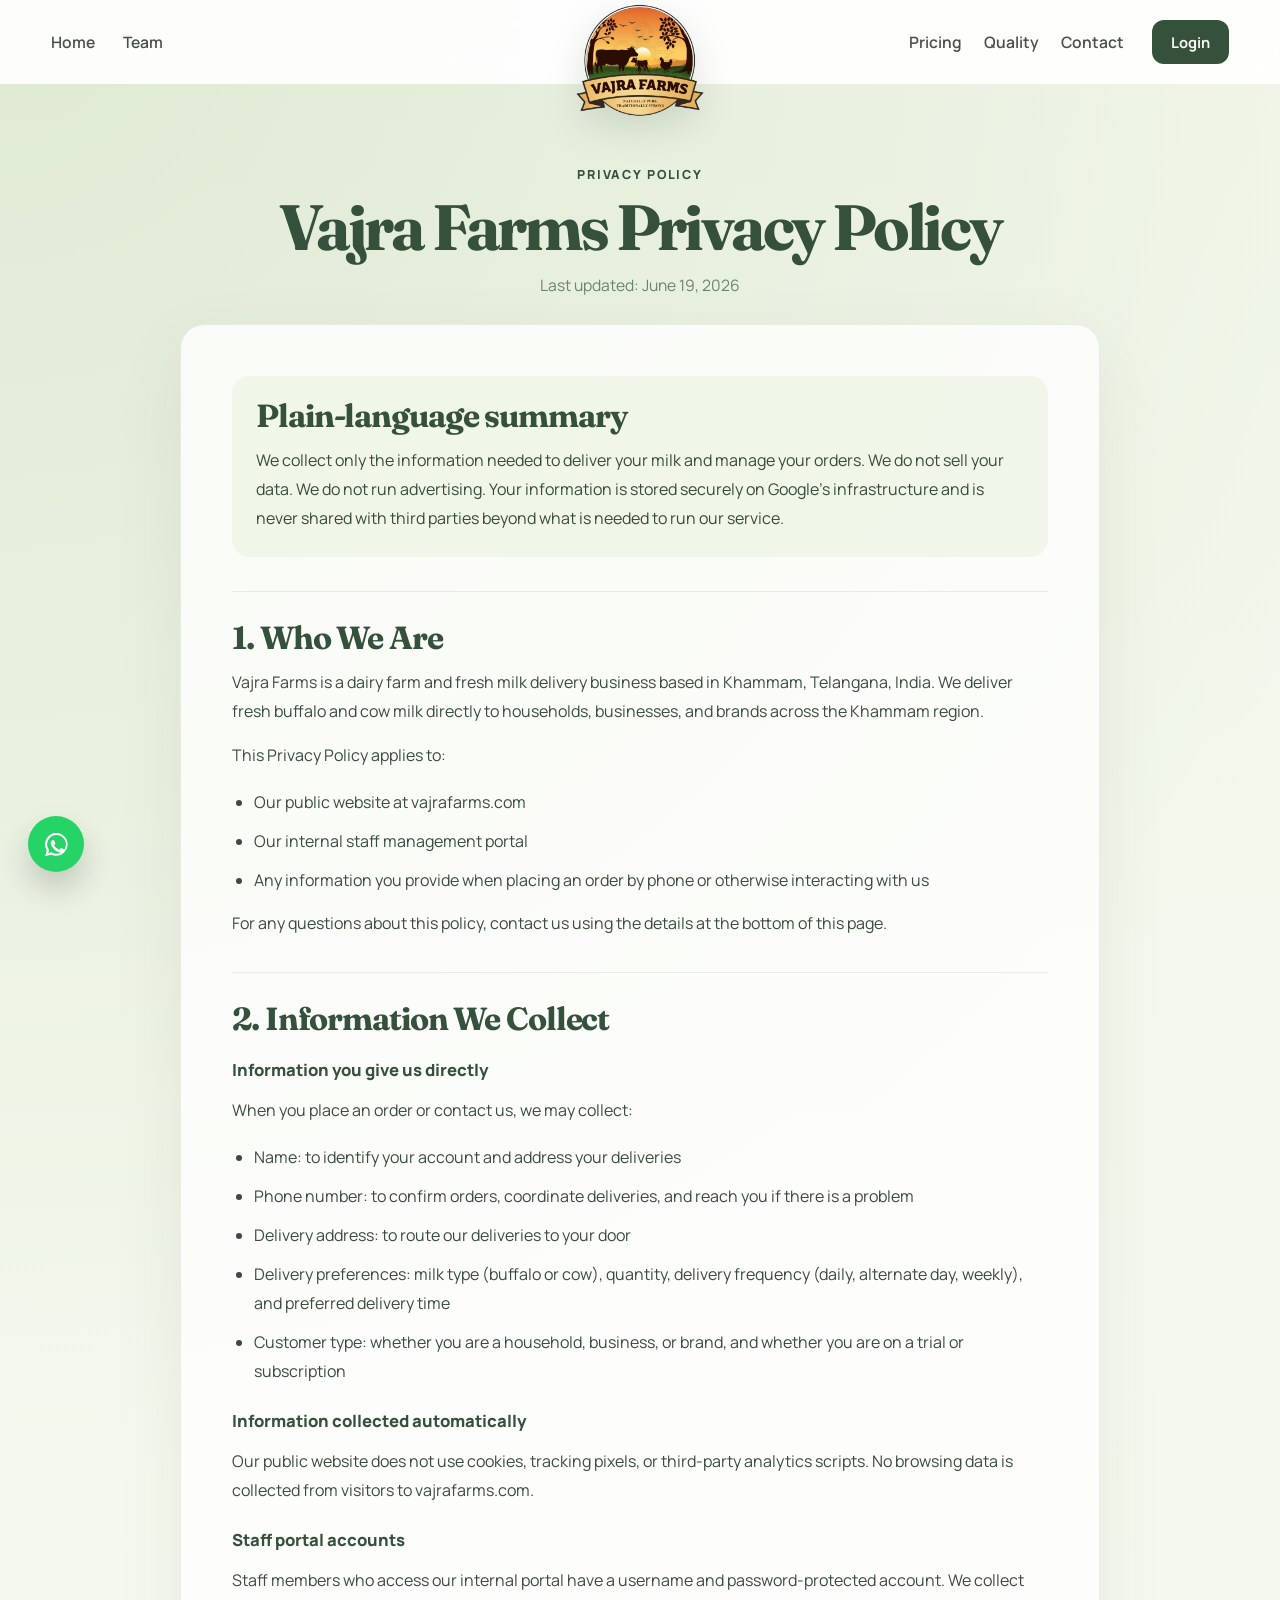
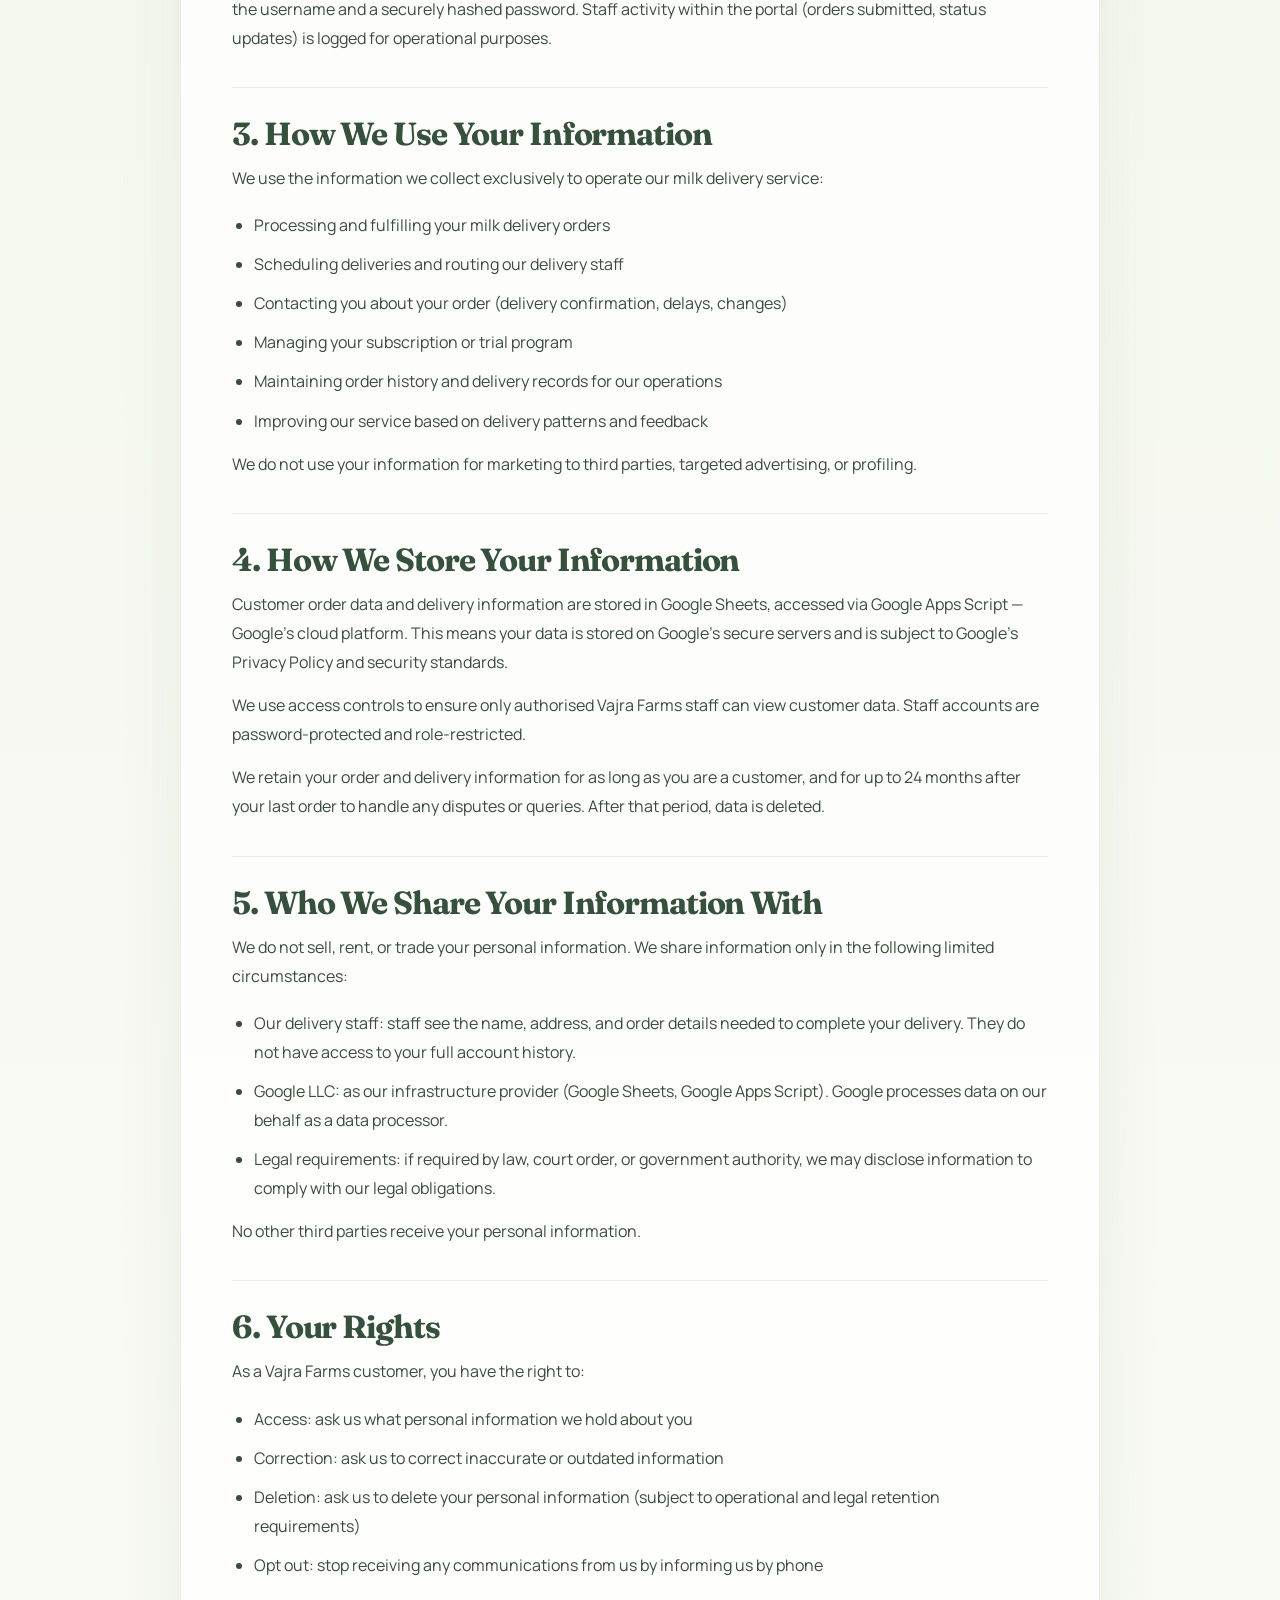
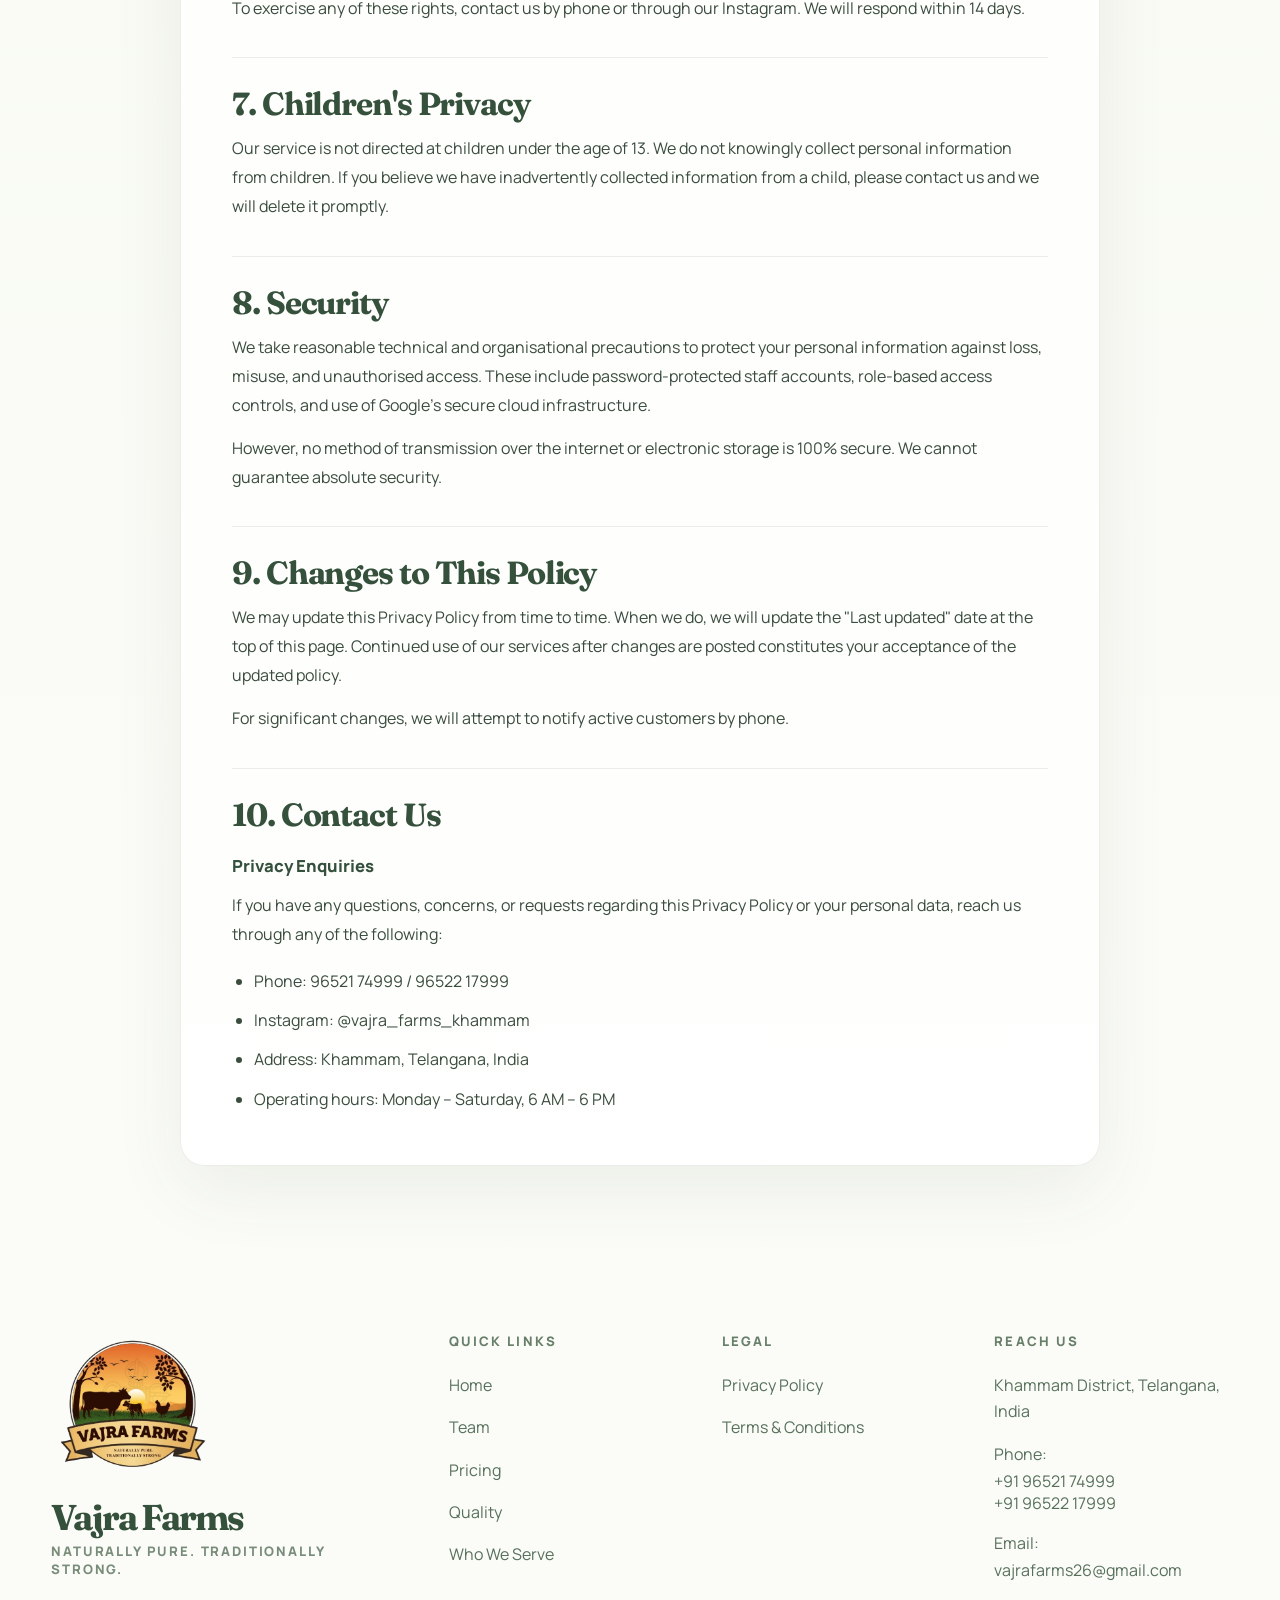
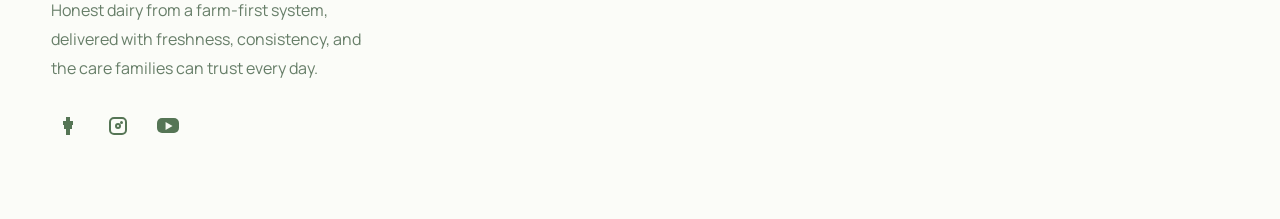
<file: privacy.html>
<!DOCTYPE html>
<html lang="en">
  <head>
    <meta charset="UTF-8" />
    <meta name="viewport" content="width=device-width, initial-scale=1.0" />
    <title>Vajra Farms Privacy Policy</title>
    <meta
      name="description"
      content="Privacy Policy for Vajra Farms, covering milk delivery orders, customer information, staff portal data, and privacy rights."
    />
    <link rel="preconnect" href="https://fonts.googleapis.com" />
    <link rel="preconnect" href="https://fonts.gstatic.com" crossorigin />
    <link
      href="https://fonts.googleapis.com/css2?family=Fraunces:wght@500;600;700&family=Manrope:wght@400;500;600;700;800&display=swap"
      rel="stylesheet"
    />
    <link rel="icon" type="image/webp" href="images/optimized/logo.webp" />
    <link rel="stylesheet" href="styles.css" />
  </head>
  <body class="privacy-page">
    <main class="page-shell">
      <section class="hero-section privacy-shell">
        <header class="site-header">
          <nav class="site-nav nav-left" aria-label="Primary left">
            <a href="index.html#home">Home</a>
            <a href="team.html">Team</a>
          </nav>

          <a class="brand" href="index.html#home" aria-label="Vajra Farms home">
            <img class="brand-badge" src="images/optimized/logo.webp" alt="Vajra Farms logo" />
          </a>

          <div class="header-right">
            <nav class="site-nav nav-right" aria-label="Primary right">
              <a href="pricing.html">Pricing</a>
              <a href="quality.html">Quality</a>
              <a href="contact.html">Contact</a>
            </nav>

            <div class="header-actions">
              <a href="https://vajra-farms-backend-asia--vajra-farms.asia-southeast1.hosted.app/customer/login" class="login-link" aria-label="Login">
                Login
              </a>
            </div>
          </div>
        </header>

        <section class="privacy-policy-section" aria-labelledby="privacy-title">
          <div class="privacy-policy-header">
            <p class="section-kicker">Privacy Policy</p>
            <h1 id="privacy-title">Vajra Farms Privacy Policy</h1>
            <p>Last updated: June 19, 2026</p>
          </div>

          <article class="privacy-policy-card">
            <section class="privacy-summary" aria-labelledby="privacy-summary-title">
              <h2 id="privacy-summary-title">Plain-language summary</h2>
              <p>
                We collect only the information needed to deliver your milk and
                manage your orders. We do not sell your data. We do not run
                advertising. Your information is stored securely on Google's
                infrastructure and is never shared with third parties beyond
                what is needed to run our service.
              </p>
            </section>

            <section>
              <h2>1. Who We Are</h2>
              <p>
                Vajra Farms is a dairy farm and fresh milk delivery business
                based in Khammam, Telangana, India. We deliver fresh buffalo and
                cow milk directly to households, businesses, and brands across
                the Khammam region.
              </p>
              <p>This Privacy Policy applies to:</p>
              <ul>
                <li>Our public website at vajrafarms.com</li>
                <li>Our internal staff management portal</li>
                <li>
                  Any information you provide when placing an order by phone or
                  otherwise interacting with us
                </li>
              </ul>
              <p>
                For any questions about this policy, contact us using the
                details at the bottom of this page.
              </p>
            </section>

            <section>
              <h2>2. Information We Collect</h2>
              <h3>Information you give us directly</h3>
              <p>When you place an order or contact us, we may collect:</p>
              <ul>
                <li>Name: to identify your account and address your deliveries</li>
                <li>
                  Phone number: to confirm orders, coordinate deliveries, and
                  reach you if there is a problem
                </li>
                <li>Delivery address: to route our deliveries to your door</li>
                <li>
                  Delivery preferences: milk type (buffalo or cow), quantity,
                  delivery frequency (daily, alternate day, weekly), and
                  preferred delivery time
                </li>
                <li>
                  Customer type: whether you are a household, business, or
                  brand, and whether you are on a trial or subscription
                </li>
              </ul>

              <h3>Information collected automatically</h3>
              <p>
                Our public website does not use cookies, tracking pixels, or
                third-party analytics scripts. No browsing data is collected
                from visitors to vajrafarms.com.
              </p>

              <h3>Staff portal accounts</h3>
              <p>
                Staff members who access our internal portal have a username and
                password-protected account. We collect the username and a
                securely hashed password. Staff activity within the portal
                (orders submitted, status updates) is logged for operational
                purposes.
              </p>
            </section>

            <section>
              <h2>3. How We Use Your Information</h2>
              <p>
                We use the information we collect exclusively to operate our
                milk delivery service:
              </p>
              <ul>
                <li>Processing and fulfilling your milk delivery orders</li>
                <li>Scheduling deliveries and routing our delivery staff</li>
                <li>
                  Contacting you about your order (delivery confirmation,
                  delays, changes)
                </li>
                <li>Managing your subscription or trial program</li>
                <li>
                  Maintaining order history and delivery records for our
                  operations
                </li>
                <li>
                  Improving our service based on delivery patterns and feedback
                </li>
              </ul>
              <p>
                We do not use your information for marketing to third parties,
                targeted advertising, or profiling.
              </p>
            </section>

            <section>
              <h2>4. How We Store Your Information</h2>
              <p>
                Customer order data and delivery information are stored in
                Google Sheets, accessed via Google Apps Script &mdash; Google's
                cloud platform. This means your data is stored on Google's
                secure servers and is subject to Google's Privacy Policy and
                security standards.
              </p>
              <p>
                We use access controls to ensure only authorised Vajra Farms
                staff can view customer data. Staff accounts are
                password-protected and role-restricted.
              </p>
              <p>
                We retain your order and delivery information for as long as you
                are a customer, and for up to 24 months after your last order to
                handle any disputes or queries. After that period, data is
                deleted.
              </p>
            </section>

            <section>
              <h2>5. Who We Share Your Information With</h2>
              <p>
                We do not sell, rent, or trade your personal information. We
                share information only in the following limited circumstances:
              </p>
              <ul>
                <li>
                  Our delivery staff: staff see the name, address, and order
                  details needed to complete your delivery. They do not have
                  access to your full account history.
                </li>
                <li>
                  Google LLC: as our infrastructure provider (Google Sheets,
                  Google Apps Script). Google processes data on our behalf as a
                  data processor.
                </li>
                <li>
                  Legal requirements: if required by law, court order, or
                  government authority, we may disclose information to comply
                  with our legal obligations.
                </li>
              </ul>
              <p>No other third parties receive your personal information.</p>
            </section>

            <section>
              <h2>6. Your Rights</h2>
              <p>As a Vajra Farms customer, you have the right to:</p>
              <ul>
                <li>Access: ask us what personal information we hold about you</li>
                <li>
                  Correction: ask us to correct inaccurate or outdated
                  information
                </li>
                <li>
                  Deletion: ask us to delete your personal information (subject
                  to operational and legal retention requirements)
                </li>
                <li>
                  Opt out: stop receiving any communications from us by
                  informing us by phone
                </li>
              </ul>
              <p>
                To exercise any of these rights, contact us by phone or through
                our Instagram. We will respond within 14 days.
              </p>
            </section>

            <section>
              <h2>7. Children's Privacy</h2>
              <p>
                Our service is not directed at children under the age of 13. We
                do not knowingly collect personal information from children. If
                you believe we have inadvertently collected information from a
                child, please contact us and we will delete it promptly.
              </p>
            </section>

            <section>
              <h2>8. Security</h2>
              <p>
                We take reasonable technical and organisational precautions to
                protect your personal information against loss, misuse, and
                unauthorised access. These include password-protected staff
                accounts, role-based access controls, and use of Google's secure
                cloud infrastructure.
              </p>
              <p>
                However, no method of transmission over the internet or
                electronic storage is 100% secure. We cannot guarantee absolute
                security.
              </p>
            </section>

            <section>
              <h2>9. Changes to This Policy</h2>
              <p>
                We may update this Privacy Policy from time to time. When we do,
                we will update the "Last updated" date at the top of this page.
                Continued use of our services after changes are posted
                constitutes your acceptance of the updated policy.
              </p>
              <p>
                For significant changes, we will attempt to notify active
                customers by phone.
              </p>
            </section>

            <section>
              <h2>10. Contact Us</h2>
              <h3>Privacy Enquiries</h3>
              <p>
                If you have any questions, concerns, or requests regarding this
                Privacy Policy or your personal data, reach us through any of
                the following:
              </p>
              <ul>
                <li>Phone: 96521 74999 / 96522 17999</li>
                <li>Instagram: @vajra_farms_khammam</li>
                <li>Address: Khammam, Telangana, India</li>
                <li>Operating hours: Monday &ndash; Saturday, 6 AM &ndash; 6 PM</li>
              </ul>
            </section>
          </article>
        </section>
      </section>
    </main>

    <footer class="site-footer" id="contact">
      <div class="footer-brand">
        <img class="footer-logo" src="images/optimized/logo.webp" alt="Vajra Farms logo" />
        <h2>Vajra Farms</h2>
        <p class="footer-tag">Naturally Pure. Traditionally Strong.</p>
        <p class="footer-copy">
          Honest dairy from a farm-first system, delivered with freshness,
          consistency, and the care families can trust every day.
        </p>
        <div class="footer-socials" aria-label="Social links">
          <a href="https://www.facebook.com/share/1LA6sTYY1w/" aria-label="Facebook" class="footer-social footer-social-facebook" target="_blank" rel="noopener noreferrer">
            <span></span>
          </a>
          <a href="https://www.instagram.com/vajra_farms_khammam?utm_source=ig_web_button_share_sheet&amp;igsh=ZDNlZDc0MzIxNw==" aria-label="Instagram" class="footer-social footer-social-instagram" target="_blank" rel="noopener noreferrer">
            <span></span>
          </a>
          <a href="https://www.youtube.com/@vajrafarmskhammam" aria-label="YouTube" class="footer-social footer-social-youtube" target="_blank" rel="noopener noreferrer">
            <span></span>
          </a>
        </div>
      </div>

      <div class="footer-links-group">
        <div class="footer-column">
          <h3>Quick Links</h3>
          <a href="index.html#home">Home</a>
          <a href="team.html">Team</a>
          <a href="pricing.html">Pricing</a>
          <a href="quality.html">Quality</a>
          <a href="index.html#serve">Who We Serve</a>
        </div>

        <div class="footer-column">
          <h3>Legal</h3>
          <a href="privacy.html">Privacy Policy</a>
          <a href="terms.html">Terms &amp; Conditions</a>
        </div>

        <div class="footer-column footer-contact">
          <h3>Reach Us</h3>
          <p>Khammam District, Telangana, India</p>
          <p>
            <span class="phone-label">Phone:</span>
            <span class="phone-number-list">
              <a href="tel:+919652174999">+91 96521 74999</a>
              <a href="tel:+919652217999">+91 96522 17999</a>
            </span>
          </p>
          <p>Email: <a href="mailto:vajrafarms26@gmail.com">vajrafarms26@gmail.com</a></p>
        </div>
      </div>
    </footer>

    <a
      class="whatsapp-float"
      href="https://wa.me/919652217999"
      target="_blank"
      rel="noopener noreferrer"
      aria-label="Chat with Vajra Farms on WhatsApp"
    >
      <span aria-hidden="true"></span>
    </a>
  </body>
</html>
</file>
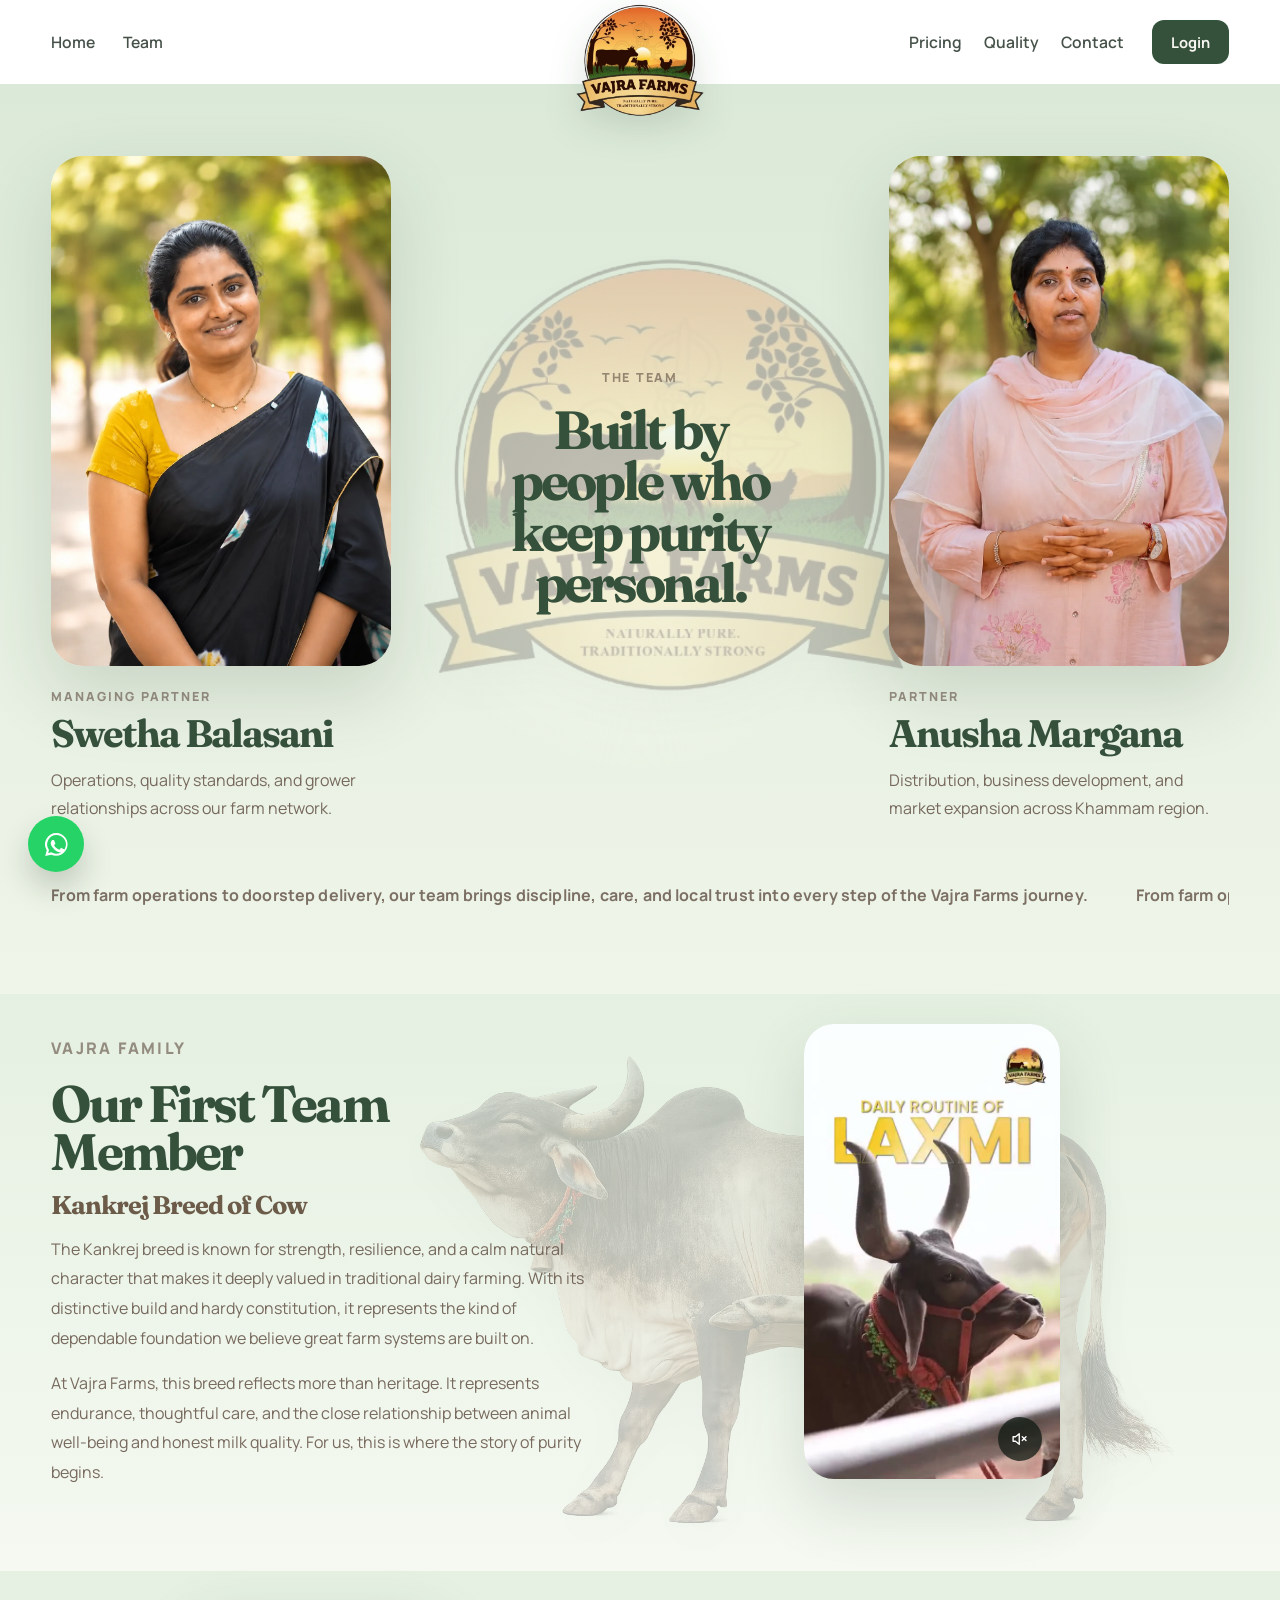
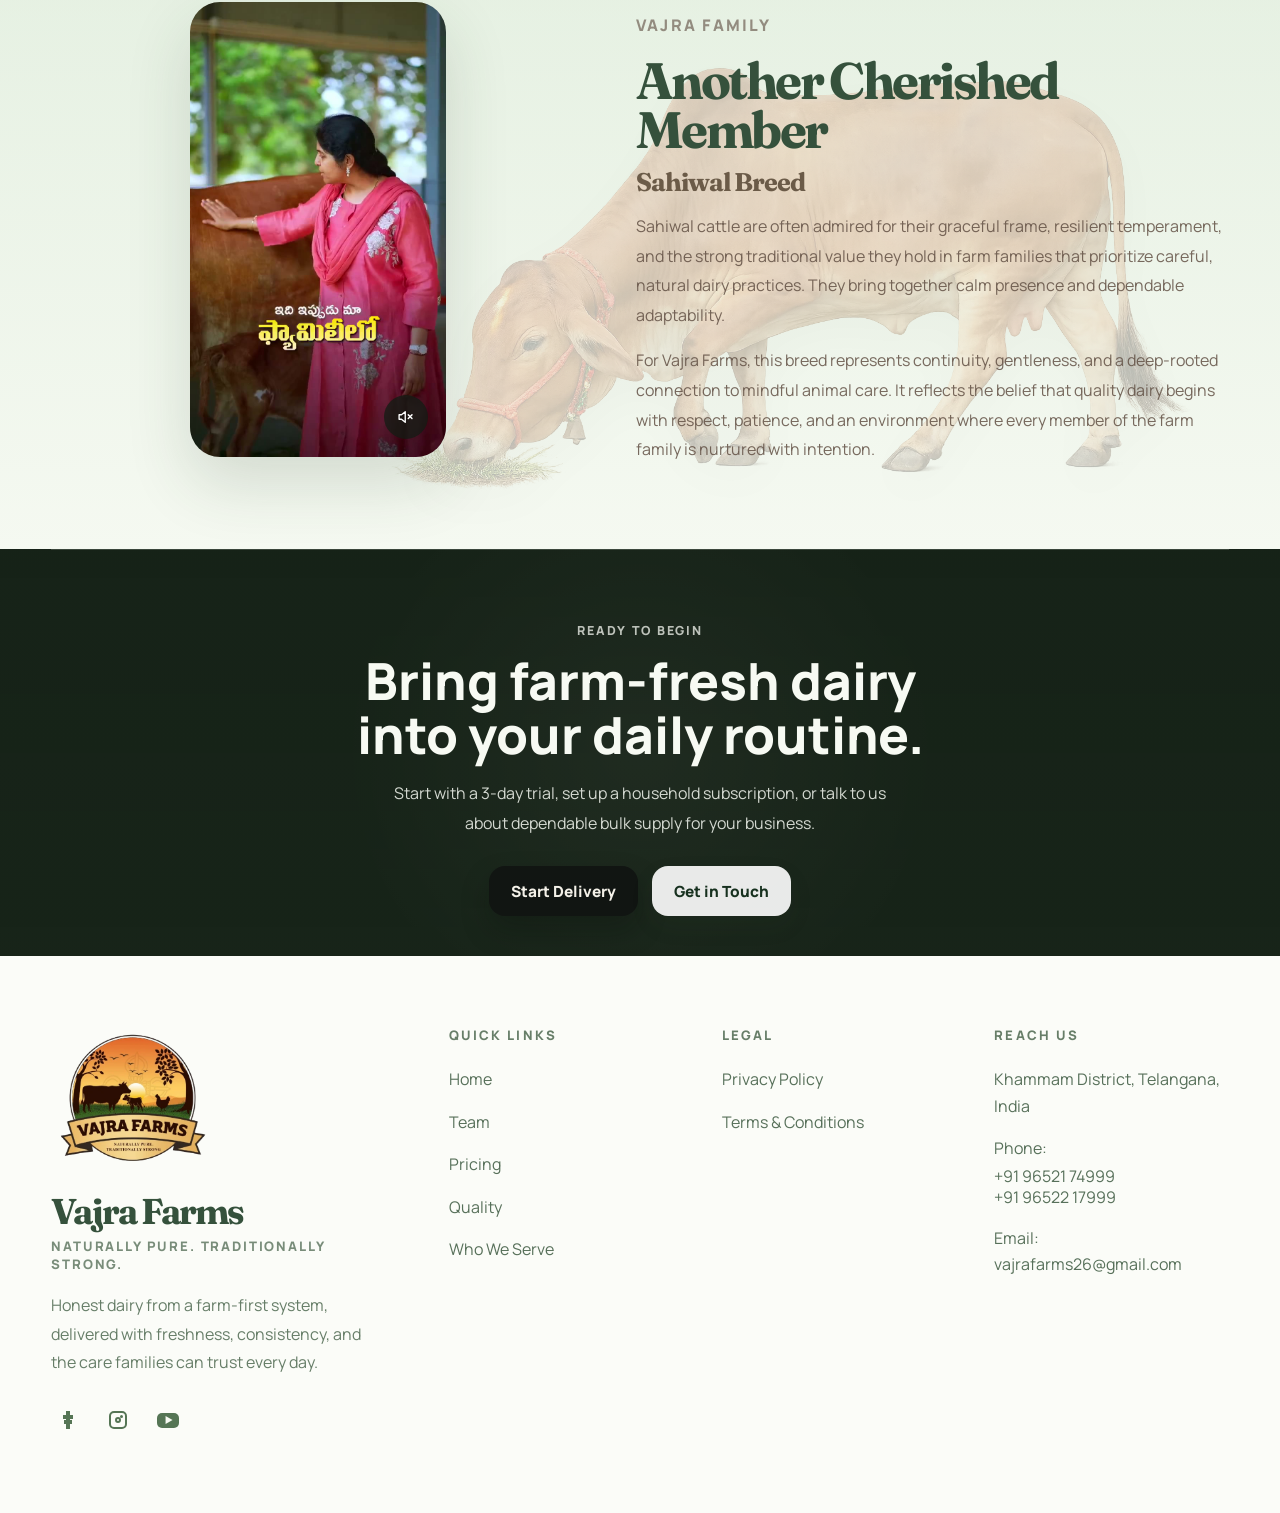
<file: team.html>
<!DOCTYPE html>
<html lang="en">
  <head>
    <meta charset="UTF-8" />
    <meta name="viewport" content="width=device-width, initial-scale=1.0" />
    <title>Vajra Farms Team | People Behind The Farm</title>
    <meta
      name="description"
      content="Meet the Vajra Farms team shaping operations, quality, distribution, and growth across the Khammam region."
    />
    <link rel="preconnect" href="https://fonts.googleapis.com" />
    <link rel="preconnect" href="https://fonts.gstatic.com" crossorigin />
    <link
      href="https://fonts.googleapis.com/css2?family=Fraunces:wght@500;600;700&family=Manrope:wght@400;500;600;700;800&display=swap"
      rel="stylesheet"
    />
    <link rel="stylesheet" href="styles.css?v=team7" />
  </head>
  <body class="team-page">
    <main class="page-shell">
      <section class="hero-section team-hero-shell">
        <header class="site-header">
          <nav class="site-nav nav-left" aria-label="Primary left">
            <a href="index.html#home">Home</a>
            <a href="team.html" aria-current="page">Team</a>
          </nav>

          <a class="brand" href="index.html#home" aria-label="Vajra Farms home">
            <img class="brand-badge" src="images/optimized/logo.webp" alt="Vajra Farms logo" />
          </a>

          <div class="header-right">
            <nav class="site-nav nav-right" aria-label="Primary right">
              <a href="pricing.html">Pricing</a>
              <a href="quality.html">Quality</a>
              <a href="contact.html">Contact</a>
            </nav>

            <div class="header-actions">
              <a href="https://vajra-farms-backend-asia--vajra-farms.asia-southeast1.hosted.app/customer/login" class="login-link" aria-label="Login">
                Login
              </a>
            </div>
          </div>
        </header>

        <section class="team-hero" aria-labelledby="team-hero-title">
          <article class="team-member-card team-member-left">
            <div class="team-member-portrait">
              <img src="images/optimized/swetha.webp" alt="Swetha Balasani" />
            </div>
            <div class="team-member-copy">
              <p class="team-member-role">Managing Partner</p>
              <h2>Swetha Balasani</h2>
              <p>
                Operations, quality standards, and grower relationships across
                our farm network.
              </p>
            </div>
          </article>

          <div class="team-hero-center">
            <div class="team-center-watermark" aria-hidden="true">
              <img src="images/optimized/logo.webp" alt="" />
            </div>
            <div class="team-center-copy">
              <p class="section-kicker">The Team</p>
              <h1 id="team-hero-title">Built by people who keep purity personal.</h1>
            </div>
          </div>

          <article class="team-member-card team-member-right">
            <div class="team-member-portrait">
              <img src="images/optimized/anusha.webp" alt="Anusha Margana" />
            </div>
            <div class="team-member-copy">
              <p class="team-member-role">Partner</p>
              <h2>Anusha Margana</h2>
              <p>
                Distribution, business development, and market expansion across
                Khammam region.
              </p>
            </div>
          </article>

          <div class="team-hero-marquee" aria-label="Team statement">
            <div class="team-hero-marquee-track">
              <span>From farm operations to doorstep delivery, our team brings discipline, care, and local trust into every step of the Vajra Farms journey.</span>
              <span aria-hidden="true">From farm operations to doorstep delivery, our team brings discipline, care, and local trust into every step of the Vajra Farms journey.</span>
            </div>
          </div>
        </section>

        <section class="team-cow-section" aria-labelledby="cow-section-title">
          <div class="team-cow-copy">
            <p class="section-kicker">Vajra Family</p>
            <h2 id="cow-section-title">Our First Team Member</h2>
            <h3>Kankrej Breed of Cow</h3>
            <p>
              The Kankrej breed is known for strength, resilience, and a calm
              natural character that makes it deeply valued in traditional dairy
              farming. With its distinctive build and hardy constitution, it
              represents the kind of dependable foundation we believe great farm
              systems are built on.
            </p>
            <p>
              At Vajra Farms, this breed reflects more than heritage. It
              represents endurance, thoughtful care, and the close relationship
              between animal well-being and honest milk quality. For us, this is
              where the story of purity begins.
            </p>
          </div>

          <div class="team-cow-video-card">
            <video
              class="team-cow-video"
              autoplay
              muted
              loop
              playsinline
              preload="metadata"
              poster="videos/posters/Video-920.jpg?v=2"
            >
              <source src="videos/optimized/laxmi.mp4" type="video/mp4" />
            </video>
            <button
              class="team-cow-volume is-muted"
              type="button"
              data-team-cow-volume
              aria-label="Unmute video"
            ></button>
          </div>
        </section>

        <section class="team-cow-section team-cow-section-alt" aria-labelledby="cow-section-title-alt">
          <div class="team-cow-video-card">
            <video
              class="team-cow-video"
              autoplay
              muted
              loop
              playsinline
              preload="metadata"
              poster="videos/posters/alameelu.jpg?v=2"
            >
              <source src="videos/optimized/alameelu.mp4?v=2" type="video/mp4" />
            </video>
            <button
              class="team-cow-volume is-muted"
              type="button"
              data-team-cow-volume
              aria-label="Unmute video"
            ></button>
          </div>

          <div class="team-cow-copy">
            <p class="section-kicker">Vajra Family</p>
            <h2 id="cow-section-title-alt">Another Cherished Member</h2>
            <h3>Sahiwal Breed</h3>
            <p>
              Sahiwal cattle are often admired for their graceful frame,
              resilient temperament, and the strong traditional value they hold
              in farm families that prioritize careful, natural dairy practices.
              They bring together calm presence and dependable adaptability.
            </p>
            <p>
              For Vajra Farms, this breed represents continuity, gentleness,
              and a deep-rooted connection to mindful animal care. It reflects
              the belief that quality dairy begins with respect, patience, and
              an environment where every member of the farm family is nurtured
              with intention.
            </p>
          </div>
        </section>

        <section class="cta-section">
          <video class="cta-video" autoplay muted loop playsinline preload="metadata" aria-hidden="true">
            <source src="videos/optimized/ctabackground.mp4" type="video/mp4" />
          </video>
          <div class="cta-overlay" aria-hidden="true"></div>
          <div class="cta-panel">
            <p class="section-kicker">Ready to Begin</p>
            <h2>Bring farm-fresh dairy into your daily routine.</h2>
            <p class="cta-copy">
              Start with a 3-day trial, set up a household subscription, or
              talk to us about dependable bulk supply for your business.
            </p>
            <div class="cta-actions">
              <a class="button button-dark" href="contact.html">Start Delivery</a>
              <a class="button button-light cta-secondary" href="contact.html">Get in Touch</a>
            </div>
          </div>
        </section>
      </section>
    </main>

    <footer class="site-footer" id="contact">
      <div class="footer-brand">
        <img class="footer-logo" src="images/optimized/logo.webp" alt="Vajra Farms logo" />
        <h2>Vajra Farms</h2>
        <p class="footer-tag">Naturally Pure. Traditionally Strong.</p>
        <p class="footer-copy">
          Honest dairy from a farm-first system, delivered with freshness,
          consistency, and the care families can trust every day.
        </p>
        <div class="footer-socials" aria-label="Social links">
          <a href="https://www.facebook.com/share/1LA6sTYY1w/" aria-label="Facebook" class="footer-social footer-social-facebook" target="_blank" rel="noopener noreferrer">
            <span></span>
          </a>
          <a href="https://www.instagram.com/vajra_farms_khammam?utm_source=ig_web_button_share_sheet&amp;igsh=ZDNlZDc0MzIxNw==" aria-label="Instagram" class="footer-social footer-social-instagram" target="_blank" rel="noopener noreferrer">
            <span></span>
          </a>
          <a href="https://www.youtube.com/@vajrafarmskhammam" aria-label="YouTube" class="footer-social footer-social-youtube" target="_blank" rel="noopener noreferrer">
            <span></span>
          </a>
        </div>
      </div>

      <div class="footer-links-group">
        <div class="footer-column">
          <h3>Quick Links</h3>
          <a href="index.html#home">Home</a>
          <a href="team.html">Team</a>
          <a href="pricing.html">Pricing</a>
          <a href="quality.html">Quality</a>
          <a href="index.html#serve">Who We Serve</a>
        </div>

        <div class="footer-column">
          <h3>Legal</h3>
          <a href="privacy.html">Privacy Policy</a>
          <a href="terms.html">Terms &amp; Conditions</a>
        </div>

        <div class="footer-column footer-contact">
          <h3>Reach Us</h3>
          <p>Khammam District, Telangana, India</p>
          <p>
            <span class="phone-label">Phone:</span>
            <span class="phone-number-list">
              <a href="tel:+919652174999">+91 96521 74999</a>
              <a href="tel:+919652217999">+91 96522 17999</a>
            </span>
          </p>
          <p>Email: <a href="mailto:vajrafarms26@gmail.com">vajrafarms26@gmail.com</a></p>
        </div>
      </div>
    </footer>

    <a
      class="whatsapp-float"
      href="https://wa.me/919652217999"
      target="_blank"
      rel="noopener noreferrer"
      aria-label="Chat with Vajra Farms on WhatsApp"
    >
      <span aria-hidden="true"></span>
    </a>

    <script>
      (() => {
        const videos = Array.from(document.querySelectorAll(".team-cow-video"));
        const buttons = Array.from(document.querySelectorAll("[data-team-cow-volume]"));
        if (!videos.length || !buttons.length) return;

        buttons.forEach((button, index) => {
          const video = videos[index];
          if (!video) return;

          button.addEventListener("click", () => {
            video.muted = !video.muted;
            if (!video.muted) {
              video.volume = 1;
            }
            button.classList.toggle("is-muted", video.muted);
            button.setAttribute("aria-label", video.muted ? "Unmute video" : "Mute video");
          });
        });
      })();
    </script>
  </body>
</html>
</file>
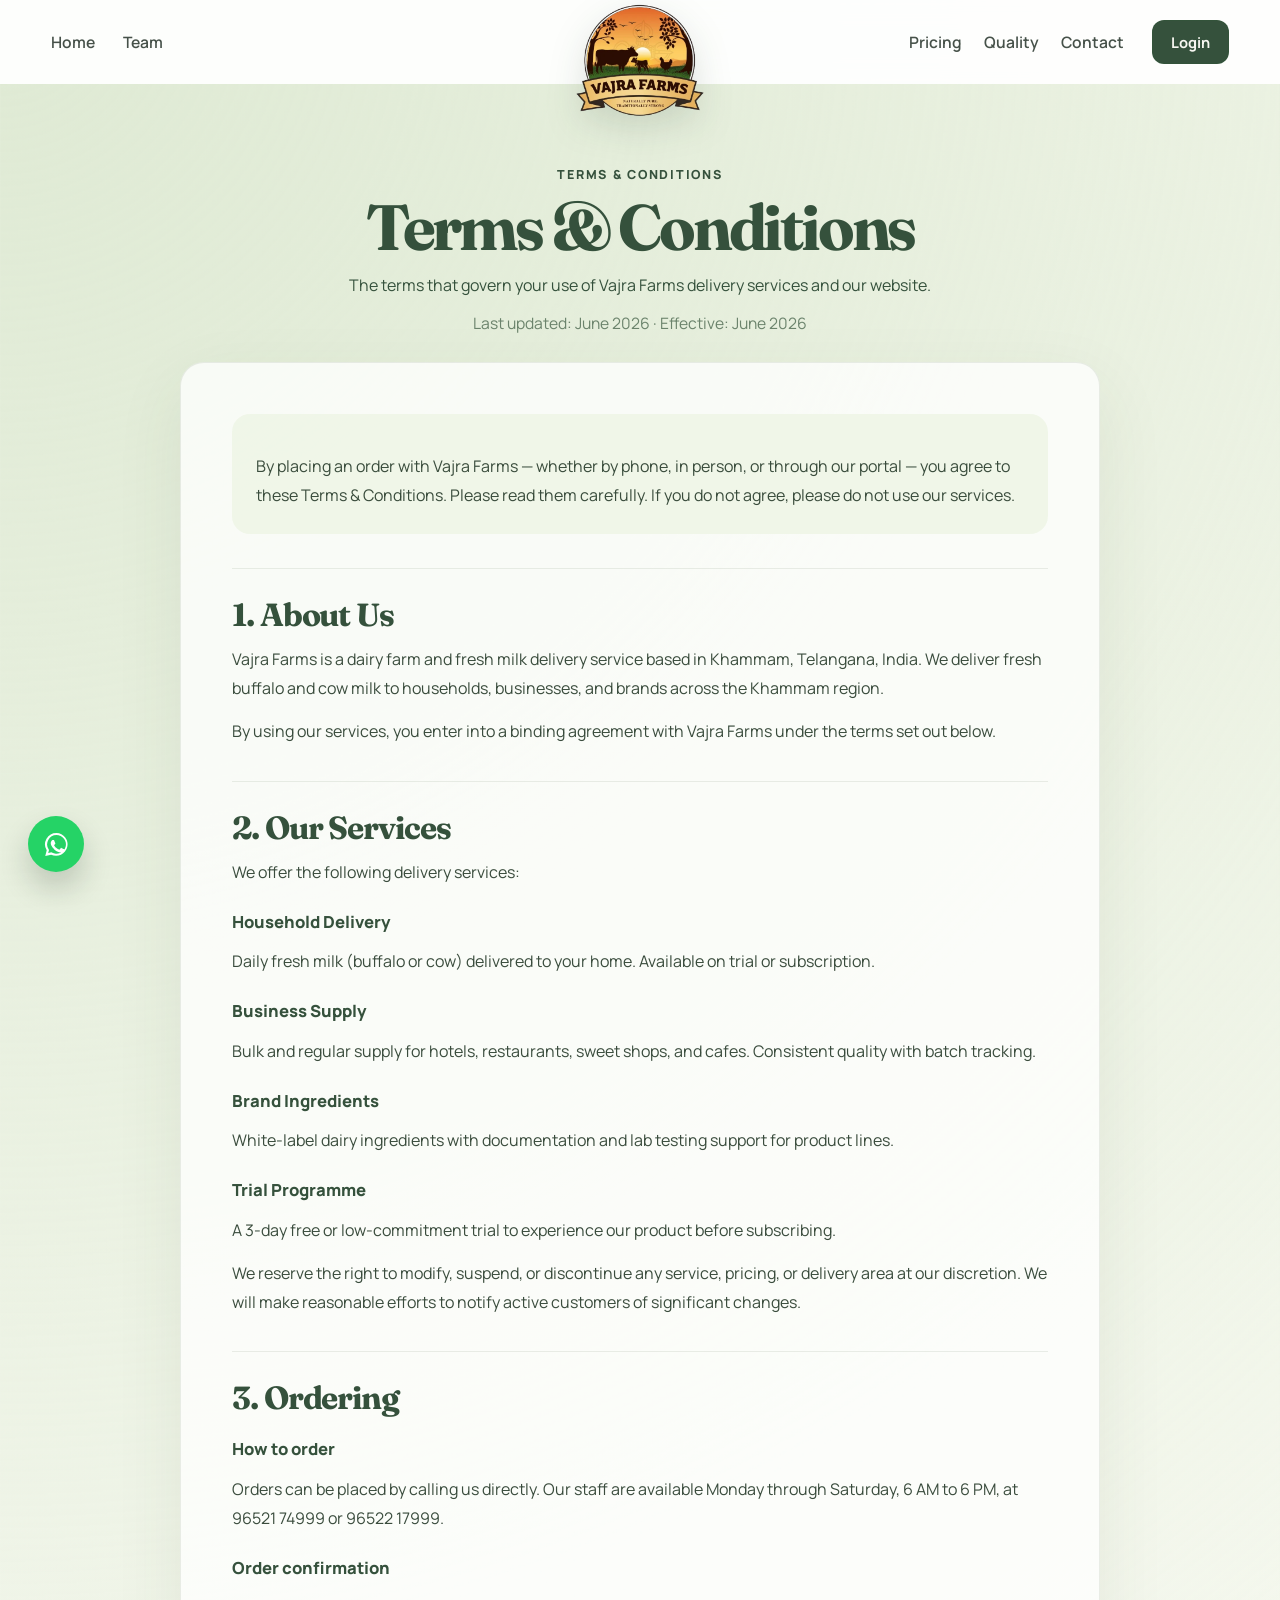
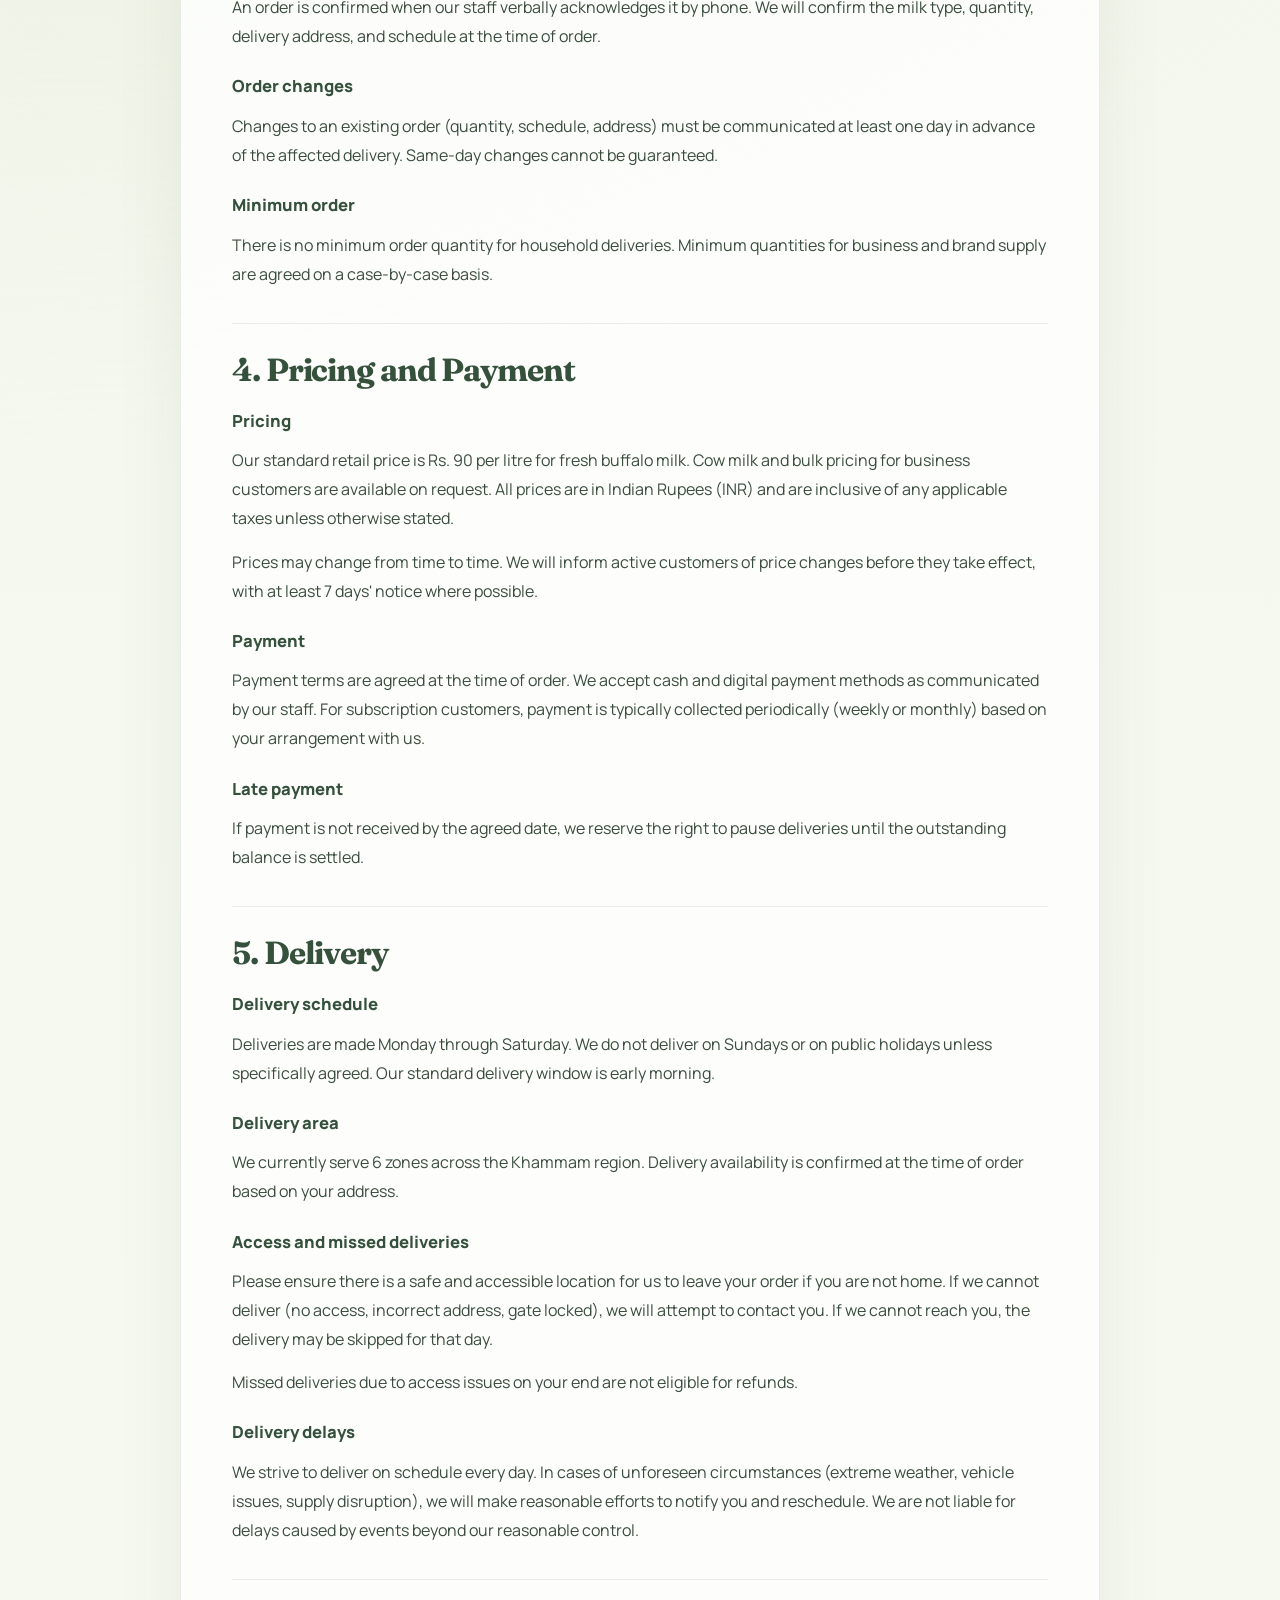
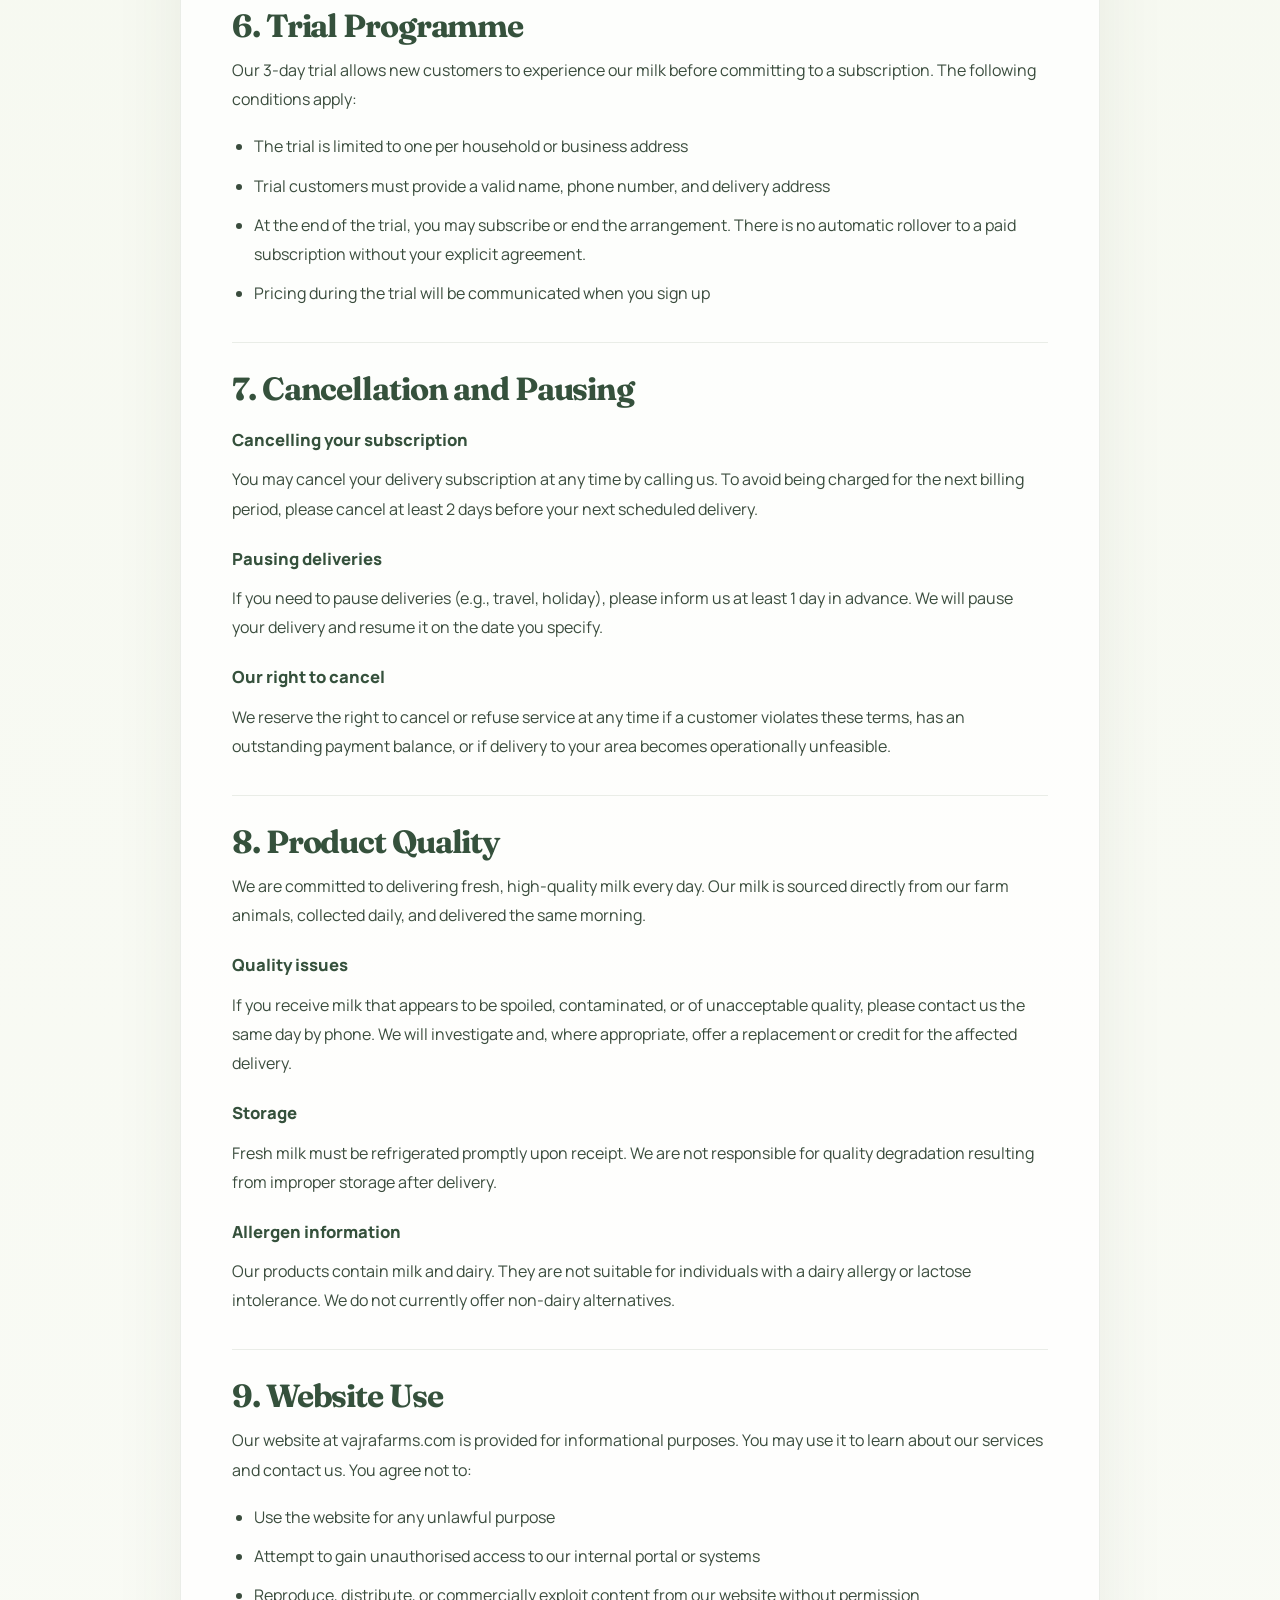
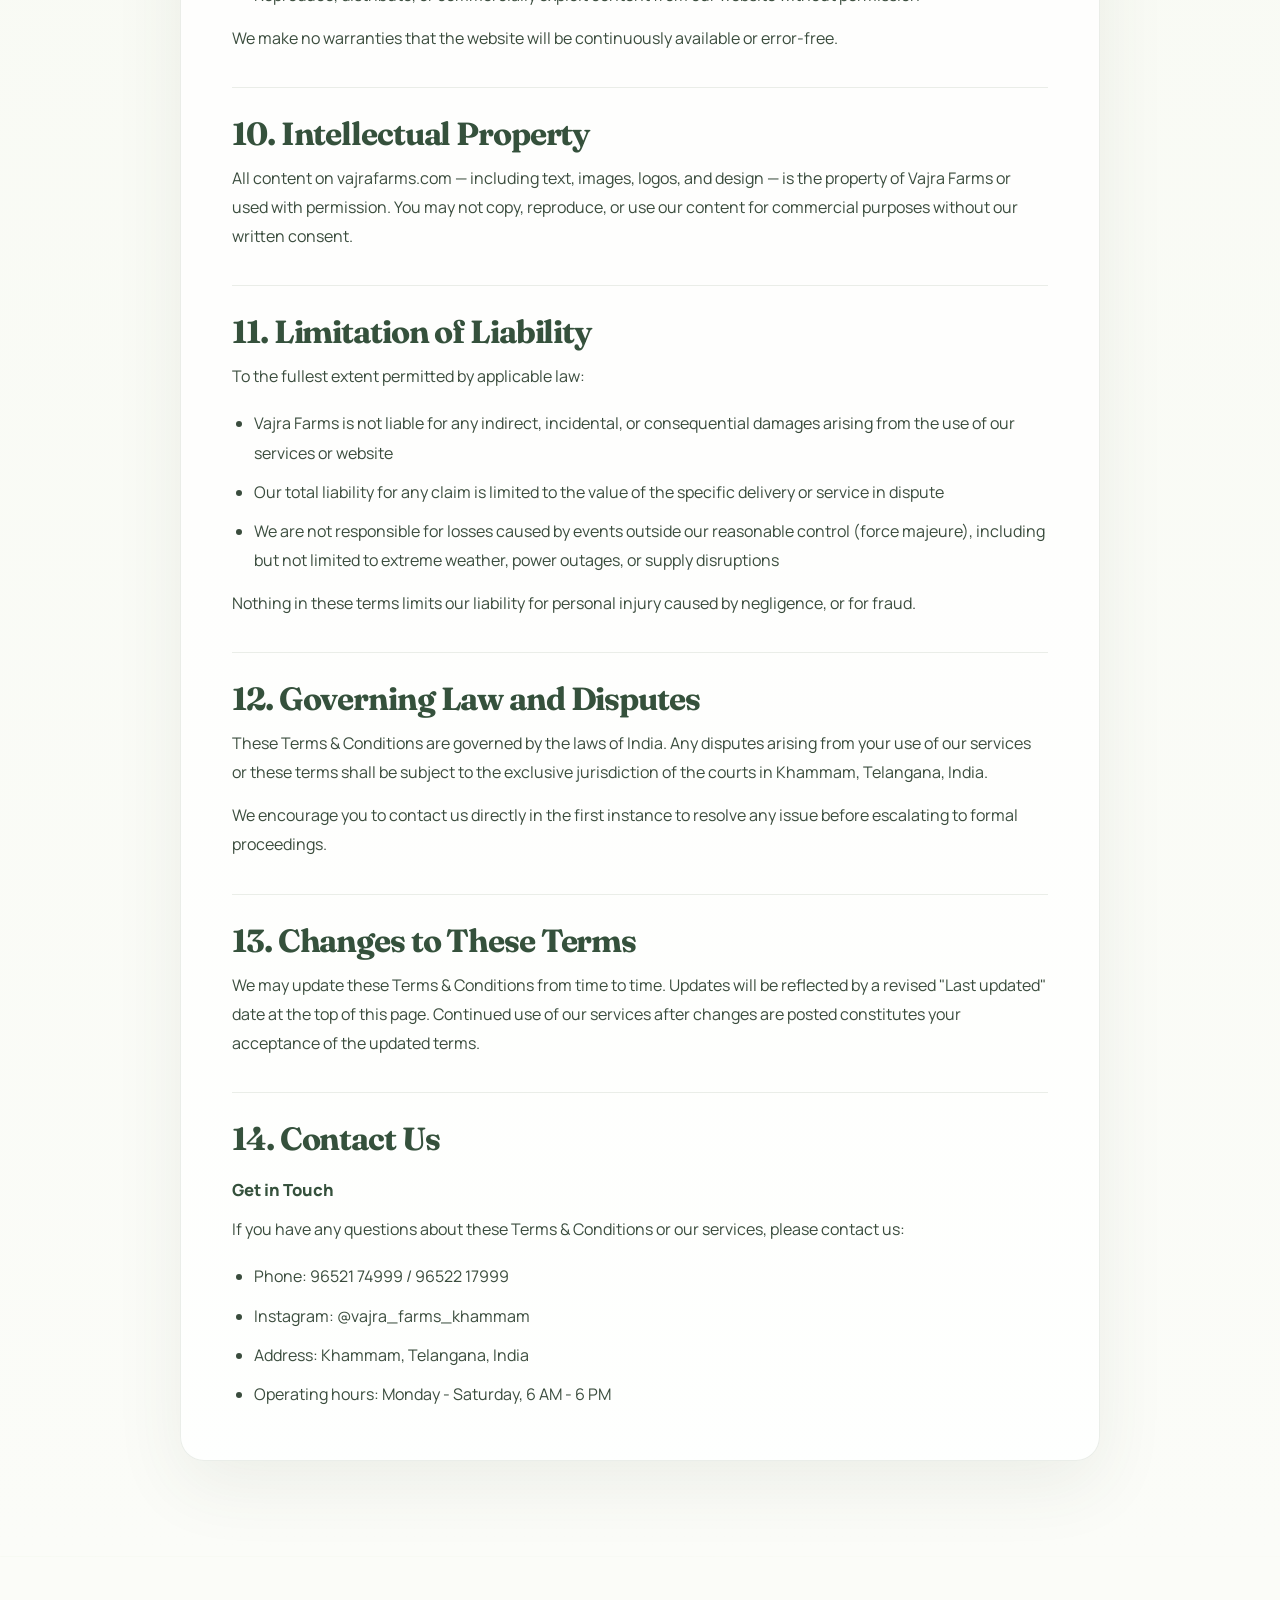
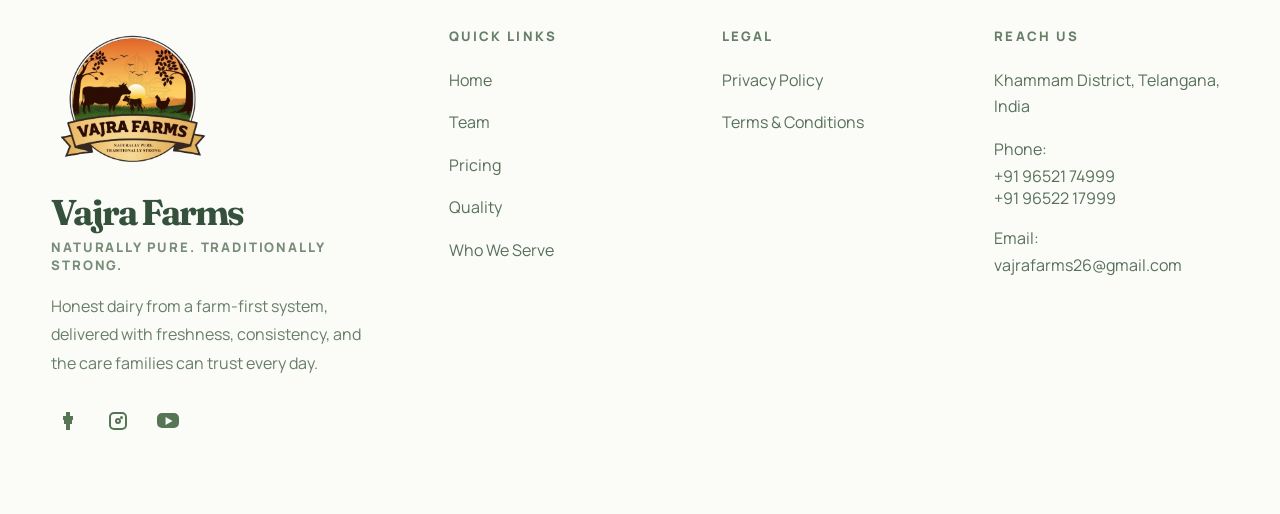
<file: terms.html>
<!DOCTYPE html>
<html lang="en">
  <head>
    <meta charset="UTF-8" />
    <meta name="viewport" content="width=device-width, initial-scale=1.0" />
    <title>Vajra Farms Terms &amp; Conditions</title>
    <meta
      name="description"
      content="Terms and Conditions for using Vajra Farms delivery services, website, trial programme, payments, delivery, and customer support."
    />
    <link rel="preconnect" href="https://fonts.googleapis.com" />
    <link rel="preconnect" href="https://fonts.gstatic.com" crossorigin />
    <link
      href="https://fonts.googleapis.com/css2?family=Fraunces:wght@500;600;700&family=Manrope:wght@400;500;600;700;800&display=swap"
      rel="stylesheet"
    />
    <link rel="icon" type="image/webp" href="images/optimized/logo.webp" />
    <link rel="stylesheet" href="styles.css" />
  </head>
  <body class="privacy-page">
    <main class="page-shell">
      <section class="hero-section privacy-shell">
        <header class="site-header">
          <nav class="site-nav nav-left" aria-label="Primary left">
            <a href="index.html#home">Home</a>
            <a href="team.html">Team</a>
          </nav>

          <a class="brand" href="index.html#home" aria-label="Vajra Farms home">
            <img class="brand-badge" src="images/optimized/logo.webp" alt="Vajra Farms logo" />
          </a>

          <div class="header-right">
            <nav class="site-nav nav-right" aria-label="Primary right">
              <a href="pricing.html">Pricing</a>
              <a href="quality.html">Quality</a>
              <a href="contact.html">Contact</a>
            </nav>

            <div class="header-actions">
              <a href="https://vajra-farms-backend-asia--vajra-farms.asia-southeast1.hosted.app/customer/login" class="login-link" aria-label="Login">
                Login
              </a>
            </div>
          </div>
        </header>

        <section class="privacy-policy-section" aria-labelledby="terms-title">
          <div class="privacy-policy-header">
            <p class="section-kicker">Terms &amp; Conditions</p>
            <h1 id="terms-title">Terms &amp; Conditions</h1>
            <p>The terms that govern your use of Vajra Farms delivery services and our website.</p>
            <p>Last updated: June 2026 &middot; Effective: June 2026</p>
          </div>

          <article class="privacy-policy-card">
            <section class="privacy-summary">
              <p>
                By placing an order with Vajra Farms &mdash; whether by phone,
                in person, or through our portal &mdash; you agree to these
                Terms &amp; Conditions. Please read them carefully. If you do not
                agree, please do not use our services.
              </p>
            </section>

            <section>
              <h2>1. About Us</h2>
              <p>
                Vajra Farms is a dairy farm and fresh milk delivery service
                based in Khammam, Telangana, India. We deliver fresh buffalo and
                cow milk to households, businesses, and brands across the
                Khammam region.
              </p>
              <p>
                By using our services, you enter into a binding agreement with
                Vajra Farms under the terms set out below.
              </p>
            </section>

            <section>
              <h2>2. Our Services</h2>
              <p>We offer the following delivery services:</p>
              <h3>Household Delivery</h3>
              <p>
                Daily fresh milk (buffalo or cow) delivered to your home.
                Available on trial or subscription.
              </p>
              <h3>Business Supply</h3>
              <p>
                Bulk and regular supply for hotels, restaurants, sweet shops,
                and cafes. Consistent quality with batch tracking.
              </p>
              <h3>Brand Ingredients</h3>
              <p>
                White-label dairy ingredients with documentation and lab testing
                support for product lines.
              </p>
              <h3>Trial Programme</h3>
              <p>
                A 3-day free or low-commitment trial to experience our product
                before subscribing.
              </p>
              <p>
                We reserve the right to modify, suspend, or discontinue any
                service, pricing, or delivery area at our discretion. We will
                make reasonable efforts to notify active customers of
                significant changes.
              </p>
            </section>

            <section>
              <h2>3. Ordering</h2>
              <h3>How to order</h3>
              <p>
                Orders can be placed by calling us directly. Our staff are
                available Monday through Saturday, 6 AM to 6 PM, at 96521 74999
                or 96522 17999.
              </p>
              <h3>Order confirmation</h3>
              <p>
                An order is confirmed when our staff verbally acknowledges it by
                phone. We will confirm the milk type, quantity, delivery
                address, and schedule at the time of order.
              </p>
              <h3>Order changes</h3>
              <p>
                Changes to an existing order (quantity, schedule, address) must
                be communicated at least one day in advance of the affected
                delivery. Same-day changes cannot be guaranteed.
              </p>
              <h3>Minimum order</h3>
              <p>
                There is no minimum order quantity for household deliveries.
                Minimum quantities for business and brand supply are agreed on a
                case-by-case basis.
              </p>
            </section>

            <section>
              <h2>4. Pricing and Payment</h2>
              <h3>Pricing</h3>
              <p>
                Our standard retail price is Rs. 90 per litre for fresh buffalo
                milk. Cow milk and bulk pricing for business customers are
                available on request. All prices are in Indian Rupees (INR) and
                are inclusive of any applicable taxes unless otherwise stated.
              </p>
              <p>
                Prices may change from time to time. We will inform active
                customers of price changes before they take effect, with at
                least 7 days' notice where possible.
              </p>
              <h3>Payment</h3>
              <p>
                Payment terms are agreed at the time of order. We accept cash
                and digital payment methods as communicated by our staff. For
                subscription customers, payment is typically collected
                periodically (weekly or monthly) based on your arrangement with
                us.
              </p>
              <h3>Late payment</h3>
              <p>
                If payment is not received by the agreed date, we reserve the
                right to pause deliveries until the outstanding balance is
                settled.
              </p>
            </section>

            <section>
              <h2>5. Delivery</h2>
              <h3>Delivery schedule</h3>
              <p>
                Deliveries are made Monday through Saturday. We do not deliver
                on Sundays or on public holidays unless specifically agreed. Our
                standard delivery window is early morning.
              </p>
              <h3>Delivery area</h3>
              <p>
                We currently serve 6 zones across the Khammam region. Delivery
                availability is confirmed at the time of order based on your
                address.
              </p>
              <h3>Access and missed deliveries</h3>
              <p>
                Please ensure there is a safe and accessible location for us to
                leave your order if you are not home. If we cannot deliver (no
                access, incorrect address, gate locked), we will attempt to
                contact you. If we cannot reach you, the delivery may be skipped
                for that day.
              </p>
              <p>
                Missed deliveries due to access issues on your end are not
                eligible for refunds.
              </p>
              <h3>Delivery delays</h3>
              <p>
                We strive to deliver on schedule every day. In cases of
                unforeseen circumstances (extreme weather, vehicle issues,
                supply disruption), we will make reasonable efforts to notify
                you and reschedule. We are not liable for delays caused by
                events beyond our reasonable control.
              </p>
            </section>

            <section>
              <h2>6. Trial Programme</h2>
              <p>
                Our 3-day trial allows new customers to experience our milk
                before committing to a subscription. The following conditions
                apply:
              </p>
              <ul>
                <li>The trial is limited to one per household or business address</li>
                <li>
                  Trial customers must provide a valid name, phone number, and
                  delivery address
                </li>
                <li>
                  At the end of the trial, you may subscribe or end the
                  arrangement. There is no automatic rollover to a paid
                  subscription without your explicit agreement.
                </li>
                <li>Pricing during the trial will be communicated when you sign up</li>
              </ul>
            </section>

            <section>
              <h2>7. Cancellation and Pausing</h2>
              <h3>Cancelling your subscription</h3>
              <p>
                You may cancel your delivery subscription at any time by calling
                us. To avoid being charged for the next billing period, please
                cancel at least 2 days before your next scheduled delivery.
              </p>
              <h3>Pausing deliveries</h3>
              <p>
                If you need to pause deliveries (e.g., travel, holiday), please
                inform us at least 1 day in advance. We will pause your delivery
                and resume it on the date you specify.
              </p>
              <h3>Our right to cancel</h3>
              <p>
                We reserve the right to cancel or refuse service at any time if
                a customer violates these terms, has an outstanding payment
                balance, or if delivery to your area becomes operationally
                unfeasible.
              </p>
            </section>

            <section>
              <h2>8. Product Quality</h2>
              <p>
                We are committed to delivering fresh, high-quality milk every
                day. Our milk is sourced directly from our farm animals,
                collected daily, and delivered the same morning.
              </p>
              <h3>Quality issues</h3>
              <p>
                If you receive milk that appears to be spoiled, contaminated, or
                of unacceptable quality, please contact us the same day by
                phone. We will investigate and, where appropriate, offer a
                replacement or credit for the affected delivery.
              </p>
              <h3>Storage</h3>
              <p>
                Fresh milk must be refrigerated promptly upon receipt. We are
                not responsible for quality degradation resulting from improper
                storage after delivery.
              </p>
              <h3>Allergen information</h3>
              <p>
                Our products contain milk and dairy. They are not suitable for
                individuals with a dairy allergy or lactose intolerance. We do
                not currently offer non-dairy alternatives.
              </p>
            </section>

            <section>
              <h2>9. Website Use</h2>
              <p>
                Our website at vajrafarms.com is provided for informational
                purposes. You may use it to learn about our services and contact
                us. You agree not to:
              </p>
              <ul>
                <li>Use the website for any unlawful purpose</li>
                <li>
                  Attempt to gain unauthorised access to our internal portal or
                  systems
                </li>
                <li>
                  Reproduce, distribute, or commercially exploit content from
                  our website without permission
                </li>
              </ul>
              <p>
                We make no warranties that the website will be continuously
                available or error-free.
              </p>
            </section>

            <section>
              <h2>10. Intellectual Property</h2>
              <p>
                All content on vajrafarms.com &mdash; including text, images,
                logos, and design &mdash; is the property of Vajra Farms or used
                with permission. You may not copy, reproduce, or use our content
                for commercial purposes without our written consent.
              </p>
            </section>

            <section>
              <h2>11. Limitation of Liability</h2>
              <p>To the fullest extent permitted by applicable law:</p>
              <ul>
                <li>
                  Vajra Farms is not liable for any indirect, incidental, or
                  consequential damages arising from the use of our services or
                  website
                </li>
                <li>
                  Our total liability for any claim is limited to the value of
                  the specific delivery or service in dispute
                </li>
                <li>
                  We are not responsible for losses caused by events outside our
                  reasonable control (force majeure), including but not limited
                  to extreme weather, power outages, or supply disruptions
                </li>
              </ul>
              <p>
                Nothing in these terms limits our liability for personal injury
                caused by negligence, or for fraud.
              </p>
            </section>

            <section>
              <h2>12. Governing Law and Disputes</h2>
              <p>
                These Terms &amp; Conditions are governed by the laws of India.
                Any disputes arising from your use of our services or these
                terms shall be subject to the exclusive jurisdiction of the
                courts in Khammam, Telangana, India.
              </p>
              <p>
                We encourage you to contact us directly in the first instance to
                resolve any issue before escalating to formal proceedings.
              </p>
            </section>

            <section>
              <h2>13. Changes to These Terms</h2>
              <p>
                We may update these Terms &amp; Conditions from time to time.
                Updates will be reflected by a revised "Last updated" date at
                the top of this page. Continued use of our services after
                changes are posted constitutes your acceptance of the updated
                terms.
              </p>
            </section>

            <section>
              <h2>14. Contact Us</h2>
              <h3>Get in Touch</h3>
              <p>
                If you have any questions about these Terms &amp; Conditions or
                our services, please contact us:
              </p>
              <ul>
                <li>Phone: 96521 74999 / 96522 17999</li>
                <li>Instagram: @vajra_farms_khammam</li>
                <li>Address: Khammam, Telangana, India</li>
                <li>Operating hours: Monday - Saturday, 6 AM - 6 PM</li>
              </ul>
            </section>
          </article>
        </section>
      </section>
    </main>

    <footer class="site-footer" id="contact">
      <div class="footer-brand">
        <img class="footer-logo" src="images/optimized/logo.webp" alt="Vajra Farms logo" />
        <h2>Vajra Farms</h2>
        <p class="footer-tag">Naturally Pure. Traditionally Strong.</p>
        <p class="footer-copy">
          Honest dairy from a farm-first system, delivered with freshness,
          consistency, and the care families can trust every day.
        </p>
        <div class="footer-socials" aria-label="Social links">
          <a href="https://www.facebook.com/share/1LA6sTYY1w/" aria-label="Facebook" class="footer-social footer-social-facebook" target="_blank" rel="noopener noreferrer">
            <span></span>
          </a>
          <a href="https://www.instagram.com/vajra_farms_khammam?utm_source=ig_web_button_share_sheet&amp;igsh=ZDNlZDc0MzIxNw==" aria-label="Instagram" class="footer-social footer-social-instagram" target="_blank" rel="noopener noreferrer">
            <span></span>
          </a>
          <a href="https://www.youtube.com/@vajrafarmskhammam" aria-label="YouTube" class="footer-social footer-social-youtube" target="_blank" rel="noopener noreferrer">
            <span></span>
          </a>
        </div>
      </div>

      <div class="footer-links-group">
        <div class="footer-column">
          <h3>Quick Links</h3>
          <a href="index.html#home">Home</a>
          <a href="team.html">Team</a>
          <a href="pricing.html">Pricing</a>
          <a href="quality.html">Quality</a>
          <a href="index.html#serve">Who We Serve</a>
        </div>

        <div class="footer-column">
          <h3>Legal</h3>
          <a href="privacy.html">Privacy Policy</a>
          <a href="terms.html">Terms &amp; Conditions</a>
        </div>

        <div class="footer-column footer-contact">
          <h3>Reach Us</h3>
          <p>Khammam District, Telangana, India</p>
          <p>
            <span class="phone-label">Phone:</span>
            <span class="phone-number-list">
              <a href="tel:+919652174999">+91 96521 74999</a>
              <a href="tel:+919652217999">+91 96522 17999</a>
            </span>
          </p>
          <p>Email: <a href="mailto:vajrafarms26@gmail.com">vajrafarms26@gmail.com</a></p>
        </div>
      </div>
    </footer>

    <a
      class="whatsapp-float"
      href="https://wa.me/919652217999"
      target="_blank"
      rel="noopener noreferrer"
      aria-label="Chat with Vajra Farms on WhatsApp"
    >
      <span aria-hidden="true"></span>
    </a>
  </body>
</html>
</file>
<file: styles.css>
:root {
  --page-bg: #e8eff4;
  --surface: rgba(255, 255, 255, 0.84);
  --surface-strong: #ffffff;
  --text-main: #17311f;
  --text-soft: #edf4de;
  --text-muted: #5b655f;
  --line-soft: rgba(23, 49, 31, 0.08);
  --green: #275d33;
  --green-deep: #17311f;
  --gold: #d8b65a;
  --gold-soft: #f1df99;
  --shadow-lg: 0 32px 80px rgba(20, 35, 21, 0.14);
  --shadow-md: 0 18px 45px rgba(20, 35, 21, 0.12);
  --radius-xl: 32px;
  --radius-lg: 24px;
  --radius-md: 18px;
  --section-padding: clamp(22px, 4vw, 56px);
  --intro-progress: 0;
  --intro-sentence-fade: 1;
  --intro-text-shift: 0px;
  --intro-solution-scale: 1;
  --intro-word-drift-x: 0%;
  --intro-word-drift-y: 0%;
  --intro-o-scale: 1;
  --intro-copy-opacity: 1;
  --intro-stage-opacity: 1;
  --intro-bg-shift: 0px;
  --intro-bg-scale: 1;
  --intro-reveal-x: 50vw;
  --intro-reveal-y: 50vh;
  --intro-reveal-radius: 0px;
  --intro-home-opacity: 0;
}

* {
  box-sizing: border-box;
}

html {
  scroll-behavior: smooth;
}

body {
  margin: 0;
  min-height: 100vh;
  overflow-x: hidden;
  font-family: "Manrope", sans-serif;
  background:
    radial-gradient(circle at top left, rgba(255, 231, 154, 0.55), transparent 28%),
    linear-gradient(180deg, #cfe0ed 0%, var(--page-bg) 52%, #f7f5ee 100%);
  color: var(--text-main);
}

img {
  max-width: 100%;
  display: block;
}

a {
  color: inherit;
  text-decoration: none;
}

.intro-scroll {
  position: relative;
  height: 320vh;
  z-index: 2;
  pointer-events: none;
}

.intro-stage {
  position: sticky;
  top: 0;
  height: 100vh;
  overflow: hidden;
  display: grid;
  place-items: center;
  background:
    radial-gradient(circle at center, rgba(33, 57, 40, 0.46), rgba(18, 34, 24, 0.92)),
    #17311f;
  opacity: var(--intro-stage-opacity);
  pointer-events: none;
}

.intro-pattern {
  position: absolute;
  inset: -8%;
  pointer-events: none;
}

.intro-pattern-back {
  transform: translateY(calc(var(--intro-bg-shift) * -0.55)) scale(calc(var(--intro-bg-scale) + 0.06));
}

.intro-pattern-front {
  transform: translateY(calc(var(--intro-bg-shift) * 0.65)) scale(calc(var(--intro-bg-scale) + 0.12));
}

.intro-home-reveal {
  position: absolute;
  inset: 0;
  width: 100%;
  height: 100%;
  z-index: 1;
  overflow: hidden;
  opacity: var(--intro-home-opacity);
  clip-path: circle(var(--intro-reveal-radius) at var(--intro-reveal-x) var(--intro-reveal-y));
  transition:
    opacity 120ms linear,
    clip-path 120ms linear;
  will-change: clip-path;
}

.preview-iframe {
  display: block;
  border: 0;
  pointer-events: none;
}

.preview-iframe-reveal {
  width: 100%;
  height: 100%;
  background: #f6f2e8;
}

.pattern-flower,
.pattern-leaf {
  position: absolute;
  opacity: 0.72;
  filter: blur(0.2px);
}

.pattern-flower {
  width: 140px;
  aspect-ratio: 1;
}

.pattern-flower::before,
.pattern-flower::after {
  content: "";
  position: absolute;
  inset: 0;
}

.pattern-flower::before {
  background:
    radial-gradient(ellipse 28% 42% at 50% 12%, rgba(12, 24, 17, 0.9) 0 98%, transparent 100%),
    radial-gradient(ellipse 28% 42% at 88% 50%, rgba(12, 24, 17, 0.9) 0 98%, transparent 100%),
    radial-gradient(ellipse 28% 42% at 50% 88%, rgba(12, 24, 17, 0.9) 0 98%, transparent 100%),
    radial-gradient(ellipse 28% 42% at 12% 50%, rgba(12, 24, 17, 0.9) 0 98%, transparent 100%);
}

.pattern-flower::after {
  background:
    radial-gradient(ellipse 22% 34% at 50% 20%, rgba(15, 30, 21, 0.85) 0 98%, transparent 100%),
    radial-gradient(ellipse 22% 34% at 80% 50%, rgba(15, 30, 21, 0.85) 0 98%, transparent 100%),
    radial-gradient(ellipse 22% 34% at 50% 80%, rgba(15, 30, 21, 0.85) 0 98%, transparent 100%),
    radial-gradient(ellipse 22% 34% at 20% 50%, rgba(15, 30, 21, 0.85) 0 98%, transparent 100%);
  transform: rotate(45deg);
}

.pattern-leaf {
  width: 190px;
  height: 120px;
  background: rgba(12, 24, 17, 0.85);
  border-radius: 100% 0 100% 0;
}

.flower-a { top: 4%; left: 4%; transform: rotate(10deg); }
.flower-b { top: 12%; left: 24%; transform: scale(1.2) rotate(-8deg); }
.flower-c { top: 6%; right: 10%; transform: scale(1.1) rotate(16deg); }
.flower-d { bottom: 18%; left: 9%; transform: scale(1.15) rotate(-12deg); }
.flower-e { bottom: 8%; right: 12%; transform: rotate(10deg); }
.flower-f { top: 22%; right: 24%; transform: scale(0.84) rotate(8deg); }
.flower-g { bottom: 30%; right: 4%; transform: scale(0.82) rotate(-16deg); }
.flower-h { bottom: 10%; left: 35%; transform: scale(0.9) rotate(16deg); }

.leaf-a { top: 3%; left: 13%; transform: rotate(-24deg); }
.leaf-b { top: 14%; right: 19%; transform: scale(0.9) rotate(18deg); }
.leaf-c { top: 33%; left: -1%; transform: scale(0.95) rotate(-18deg); }
.leaf-d { top: 40%; right: 1%; transform: rotate(22deg); }
.leaf-e { bottom: 32%; left: 20%; transform: scale(1.2) rotate(-12deg); }
.leaf-f { bottom: -1%; right: 22%; transform: scale(1.1) rotate(10deg); }
.leaf-g { top: -2%; right: 38%; transform: scale(1.08) rotate(0deg); }
.leaf-h { top: 52%; left: 34%; transform: scale(0.8) rotate(-28deg); }
.leaf-i { bottom: 7%; left: -2%; transform: scale(1.18) rotate(18deg); }
.leaf-j { bottom: 0; right: -1%; transform: scale(1.05) rotate(-20deg); }

.intro-copy {
  position: relative;
  z-index: 3;
  width: min(1100px, calc(100vw - 48px));
  text-align: center;
  color: #f7f2e7;
  opacity: var(--intro-copy-opacity);
}

.intro-title {
  margin: 0;
  font-size: clamp(2.8rem, 6vw, 5.8rem);
  line-height: 0.98;
  font-weight: 700;
  letter-spacing: -0.06em;
  transform: translateY(calc(var(--intro-text-shift) * 0.2));
}

.intro-line {
  display: block;
  transition: opacity 180ms linear;
}

.intro-line:not(.intro-line-solution) {
  opacity: var(--intro-sentence-fade);
}

.intro-line-solution {
  display: flex;
  align-items: center;
  justify-content: center;
  gap: 0.18em;
  flex-wrap: wrap;
}

.intro-solution-word {
  display: inline-flex;
  align-items: center;
  color: #ec8e3b;
  font-family: "Fraunces", serif;
  font-size: 1.08em;
  line-height: 0.88;
  letter-spacing: -0.05em;
  transform-origin: 78% 50%;
  transform:
    translate(var(--intro-word-drift-x), var(--intro-word-drift-y))
    scale(var(--intro-solution-scale));
  transition: transform 80ms linear;
}

.intro-after-solution {
  opacity: var(--intro-sentence-fade);
}

.solution-o {
  position: relative;
  width: 0.78em;
  height: 0.78em;
  margin: 0 0.01em;
  border: 0.1em solid currentColor;
  border-radius: 50%;
  overflow: hidden;
  display: inline-block;
  flex: 0 0 auto;
  transform: scale(var(--intro-o-scale));
  transform-origin: center;
}

.solution-o-preview {
  position: absolute;
  inset: 0;
  background: transparent;
  pointer-events: none;
}

.intro-scroll-cue {
  width: 74px;
  height: 74px;
  margin: 64px auto 0;
  border-radius: 50%;
  background: rgba(255, 248, 236, 0.92);
  display: grid;
  place-items: center;
  opacity: calc(var(--intro-sentence-fade) * 0.95);
}

.intro-scroll-cue span {
  width: 16px;
  height: 16px;
  border-right: 2px solid #dd8b40;
  border-bottom: 2px solid #dd8b40;
  transform: rotate(45deg) translate(-2px, -2px);
}

.page-shell {
  width: 100%;
  margin: 0;
  /* The old "soluti(o)n" intro used a 320vh in-flow scroll track and pulled
     the page up under it with -100vh. The new sky intro is a fixed overlay
     with no layout footprint, so the page must start at its natural top
     (the hero) — no negative offset. */
  margin-top: 0;
  padding: 0;
  position: relative;
  z-index: 1;
}

.preview-mode .intro-scroll {
  display: none;
}

.preview-mode .page-shell {
  margin-top: 0;
}

.hero-section {
  position: relative;
  width: 100%;
}

.site-header {
  position: relative;
  z-index: 50;
  isolation: isolate;
  pointer-events: auto;
  display: flex;
  align-items: center;
  justify-content: space-between;
  min-height: 84px;
  padding: 0 var(--section-padding);
  background: rgba(255, 255, 255, 0.92);
  box-shadow: none;
  backdrop-filter: blur(12px);
  overflow: visible;
}

.brand {
  position: absolute;
  left: 50%;
  top: -8px;
  z-index: 1;
  transform: translateX(-50%);
  display: inline-flex;
  align-items: center;
  justify-content: center;
  pointer-events: auto;
}

.brand-badge {
  width: 144px;
  height: 144px;
  flex: 0 0 144px;
  object-fit: contain;
  pointer-events: none;
  filter: drop-shadow(0 12px 18px rgba(23, 49, 31, 0.14));
}

.site-nav {
  position: relative;
  z-index: 60;
  pointer-events: auto;
  display: flex;
  align-items: center;
  gap: 28px;
  font-size: 0.98rem;
  font-weight: 600;
  color: #465149;
}

.nav-left {
  justify-content: flex-start;
}

.header-right {
  position: relative;
  z-index: 60;
  pointer-events: auto;
  display: flex;
  align-items: center;
  gap: 28px;
  margin-left: auto;
}

.nav-right {
  gap: 22px;
}

.site-nav a {
  position: relative;
  z-index: 61;
  display: inline-flex;
  align-items: center;
  min-height: 44px;
  pointer-events: auto;
  cursor: pointer;
}

.site-nav a::after {
  content: "";
  position: absolute;
  left: 0;
  bottom: -8px;
  width: 100%;
  height: 2px;
  transform: scaleX(0);
  transform-origin: center;
  background: var(--gold);
  transition: transform 180ms ease;
}

.site-nav a:hover::after,
.site-nav a:focus-visible::after {
  transform: scaleX(1);
}

.header-actions {
  position: relative;
  z-index: 60;
  pointer-events: auto;
  display: flex;
  align-items: center;
  gap: 12px;
}

.login-link {
  min-height: 44px;
  padding: 0 18px;
  display: inline-flex;
  align-items: center;
  justify-content: center;
  border-radius: 12px;
  border: 1px solid rgba(39, 93, 51, 0.16);
  background: #35513c;
  color: #f7f7f1;
  font-size: 0.92rem;
  font-weight: 700;
  white-space: nowrap;
  transition:
    transform 180ms ease,
    background-color 180ms ease;
}

.login-link:hover,
.login-link:focus-visible {
  transform: translateY(-1px);
  background: #294130;
}

.icon-link {
  width: 44px;
  height: 44px;
  display: grid;
  place-items: center;
  border-radius: 999px;
  border: 1px solid rgba(39, 93, 51, 0.16);
  background: rgba(246, 248, 244, 0.95);
}

.icon-link span,
.icon-link span::before,
.icon-link span::after {
  display: block;
  content: "";
}

.search-icon span {
  position: relative;
  width: 16px;
  height: 16px;
  border: 2px solid #4d5b50;
  border-radius: 50%;
}

.search-icon span::before {
  position: absolute;
  right: -6px;
  bottom: -5px;
  width: 7px;
  height: 2px;
  border-radius: 999px;
  background: #4d5b50;
  transform: rotate(45deg);
}

.profile-icon span {
  position: relative;
  width: 14px;
  height: 14px;
  border-radius: 50%;
  border: 2px solid #4d5b50;
  background: transparent;
}

.profile-icon span::before {
  position: absolute;
  left: 50%;
  bottom: -10px;
  width: 20px;
  height: 10px;
  background: none;
  border: 2px solid #4d5b50;
  border-top: 0;
  border-radius: 0 0 999px 999px;
  transform: translateX(-50%);
}

.hero-panel {
  position: relative;
  overflow: hidden;
  aspect-ratio: 1672 / 941;
  min-height: 0;
  margin-top: 0;
  padding: 126px var(--section-padding) 132px;
  border-radius: 0;
  box-shadow: none;
  background: #213126;
}

.section-anchor {
  position: relative;
  top: -110px;
  display: block;
  height: 0;
  visibility: hidden;
}

.hero-backdrop,
.hero-overlay {
  position: absolute;
  inset: 0;
}

.hero-backdrop {
  background-image: url("images/optimized/hero1.webp");
  background-size: contain;
  background-position: center center;
  background-repeat: no-repeat;
}

.hero-overlay {
  background:
    linear-gradient(90deg, rgba(16, 25, 17, 0.66) 0%, rgba(16, 25, 17, 0.38) 34%, rgba(16, 25, 17, 0.1) 59%, rgba(16, 25, 17, 0.26) 100%),
    linear-gradient(180deg, rgba(255, 255, 255, 0.02) 0%, rgba(20, 35, 21, 0.08) 100%);
}

.hero-content {
  position: relative;
  z-index: 1;
}

.hero-content {
  max-width: 500px;
  color: var(--text-soft);
}

.eyebrow,
.section-kicker {
  margin: 0 0 14px;
  font-size: 0.78rem;
  font-weight: 800;
  letter-spacing: 0.14em;
  text-transform: uppercase;
}

.hero-content h1,
.content-grid h2,
.story-copy h2,
.contact-band h2 {
  margin: 0;
  font-family: "Fraunces", serif;
  letter-spacing: -0.05em;
}

.hero-content h1 {
  max-width: 9ch;
  font-family: "Manrope", sans-serif;
  font-size: clamp(2.7rem, 5.6vw, 4.8rem);
  line-height: 1.02;
  letter-spacing: 0;
  font-weight: 800;
}

.hero-word-fresh {
  font-family: inherit;
  font-weight: inherit;
}

.hero-copy {
  max-width: 50ch;
  margin: 18px 0 0;
  font-size: 0.97rem;
  line-height: 1.6;
  color: rgba(244, 247, 236, 0.94);
}

.hero-points {
  display: flex;
  flex-wrap: wrap;
  gap: 8px;
  margin-top: 18px;
}

.hero-points span {
  padding: 9px 14px;
  border-radius: 999px;
  background: rgba(255, 255, 255, 0.12);
  border: 1px solid rgba(255, 255, 255, 0.18);
  backdrop-filter: blur(10px);
  font-size: 0.84rem;
  font-weight: 600;
}

.hero-actions {
  display: flex;
  flex-wrap: wrap;
  gap: 12px;
  margin-top: 22px;
}

.button {
  display: inline-flex;
  align-items: center;
  justify-content: center;
  min-height: 50px;
  padding: 0 22px;
  border-radius: 16px;
  font-size: 0.96rem;
  font-weight: 800;
  transition:
    transform 180ms ease,
    box-shadow 180ms ease,
    background-color 180ms ease;
}

.button:hover,
.button:focus-visible {
  transform: translateY(-2px);
}

.button-light {
  background: var(--surface-strong);
  color: var(--green-deep);
  box-shadow: 0 10px 24px rgba(0, 0, 0, 0.12);
}

.button-dark {
  background: #111512;
  color: #f4f1e8;
  box-shadow: 0 14px 28px rgba(8, 12, 8, 0.26);
}

.hero-proof {
  margin-top: 20px;
  font-size: 0.86rem;
  font-weight: 700;
  color: rgba(244, 247, 236, 0.82);
}

.visual-strip {
  position: relative;
  z-index: 4;
  display: grid;
  grid-template-columns: repeat(4, minmax(0, 1fr));
  gap: 0;
  margin: 0;
  padding: 0;
  background: linear-gradient(135deg, rgba(248, 243, 230, 0.98), rgba(234, 242, 232, 0.98));
  border-top: 1px solid rgba(32, 56, 36, 0.08);
  border-bottom: 1px solid rgba(32, 56, 36, 0.08);
}

.visual-card {
  padding: 18px 18px 30px;
  background: transparent;
  box-shadow: none;
  border-right: 1px solid rgba(32, 56, 36, 0.08);
}

.visual-card:last-child {
  border-right: 0;
}

.visual-image {
  min-height: 190px;
  border-radius: 22px;
  border: 1px solid rgba(39, 93, 51, 0.12);
  background: rgba(255, 251, 240, 0.9);
  overflow: hidden;
  box-shadow: inset 0 0 0 1px rgba(255, 255, 255, 0.7);
}

.visual-image img {
  width: 100%;
  height: 100%;
  min-height: 190px;
  display: block;
  object-fit: cover;
}

.visual-card h2 {
  margin: 10px 0 8px;
  font-size: 1.9rem;
  line-height: 0.98;
}

.visual-kicker {
  margin-top: 18px;
  font-size: 0.78rem;
  font-weight: 800;
  letter-spacing: 0.16em;
  text-transform: uppercase;
  color: #57725d;
}

.visual-card p,
.info-card p,
.story-copy p {
  margin: 0;
  line-height: 1.7;
  color: var(--text-muted);
}

.offers-section {
  --offer-stage-overflow: calc(var(--section-padding) * -1);
  padding: 0;
  background: transparent;
}

.offers-intro {
  max-width: none;
  margin-bottom: 0;
  position: relative;
  z-index: 2;
  width: 100%;
  text-align: center;
  display: flex;
  justify-content: center;
}

.offers-intro .section-kicker {
  color: #f6f1e6;
  margin-bottom: 0;
  font-size: clamp(1.3rem, 2.1vw, 2.2rem);
  font-weight: 800;
  letter-spacing: 0.12em;
  text-align: center;
  text-shadow: 0 18px 40px rgba(8, 12, 8, 0.34);
}

.offers-stage {
  position: relative;
  min-height: 780px;
  margin: 0 var(--offer-stage-overflow);
  overflow: hidden;
  background: #d8d2c5;
  padding: 52px var(--section-padding) 46px;
}

.offer-bg,
.offers-stage-overlay,
.offers-watermark {
  position: absolute;
  inset: 0;
}

.offer-bg {
  opacity: 0;
  transform: scale(1.02);
  background-size: cover;
  background-position: center;
  transition:
    opacity 420ms ease,
    transform 650ms ease;
}

.offers-watermark {
  z-index: 2;
  display: none;
}

.offers-watermark img {
  width: min(52vw, 920px);
  max-width: 88%;
  opacity: 0.34;
  image-rendering: -webkit-optimize-contrast;
  filter: contrast(1.05) saturate(1.02) drop-shadow(0 18px 28px rgba(12, 20, 13, 0.12));
}

.offers-stage-overlay {
  background:
    linear-gradient(180deg, rgba(10, 17, 11, 0.52) 0%, rgba(10, 17, 11, 0.18) 26%, rgba(10, 17, 11, 0.22) 100%),
    radial-gradient(circle at top left, rgba(255, 251, 240, 0.12), transparent 36%),
    radial-gradient(circle at center, rgba(255, 255, 255, 0.08), transparent 58%);
  z-index: 1;
}

.offers-stage-content {
  position: relative;
  z-index: 3;
  display: flex;
  flex-direction: column;
  justify-content: flex-start;
  gap: 120px;
  width: 100%;
  min-height: 100%;
  padding-top: 18px;
}

.offers-showcase {
  position: relative;
  display: flex;
  align-items: center;
  justify-content: center;
  gap: 16px;
  width: 100%;
  margin-top: 32px;
}

.offer-card {
  position: relative;
  width: 180px;
  height: 180px;
  flex: 0 0 180px;
  display: flex;
  align-items: stretch;
  justify-content: center;
  padding: 14px;
  border-radius: 24px;
  overflow: hidden;
  background: rgba(255, 255, 255, 0.14);
  border: 1px solid rgba(255, 255, 255, 0.22);
  backdrop-filter: blur(12px);
  box-shadow: 0 16px 34px rgba(20, 35, 21, 0.08);
  transition:
    width 420ms ease,
    height 420ms ease,
    flex-basis 420ms ease,
    background-color 420ms ease,
    border-color 420ms ease,
    box-shadow 420ms ease,
    transform 420ms ease;
}

.offer-card-panel {
  width: 100%;
  height: 100%;
  display: flex;
  flex-direction: column;
  justify-content: center;
  text-align: center;
  color: #f7f4eb;
  transition:
    justify-content 320ms ease,
    text-align 320ms ease,
    color 320ms ease,
    padding 320ms ease,
    background-color 320ms ease,
    border-radius 320ms ease,
    max-width 320ms ease;
}

.offer-card-kicker,
.offer-card-copy {
  margin: 0;
  opacity: 0;
  max-height: 0;
  overflow: hidden;
  transform: translateY(10px);
  transition:
    opacity 300ms ease,
    transform 300ms ease,
    max-height 300ms ease,
    margin 300ms ease;
}

.offer-card h3 {
  margin: 0;
  font-family: "Fraunces", serif;
  font-size: clamp(1.15rem, 1.4vw, 1.45rem);
  line-height: 1.02;
  letter-spacing: -0.05em;
  text-wrap: balance;
  text-shadow: 0 2px 12px rgba(16, 24, 17, 0.22);
}

.offers-stage:has(.offer-card.offer-milk:hover) .offer-bg-milk,
.offers-stage:has(.offer-card.offer-milk:focus-within) .offer-bg-milk,
.offers-stage:has(.offer-card.offer-milk:focus-visible) .offer-bg-milk,
.offers-stage:has(.offer-card.offer-dairy:hover) .offer-bg-dairy,
.offers-stage:has(.offer-card.offer-dairy:focus-within) .offer-bg-dairy,
.offers-stage:has(.offer-card.offer-dairy:focus-visible) .offer-bg-dairy,
.offers-stage:has(.offer-card.offer-produce:hover) .offer-bg-produce,
.offers-stage:has(.offer-card.offer-produce:focus-within) .offer-bg-produce,
.offers-stage:has(.offer-card.offer-produce:focus-visible) .offer-bg-produce,
.offers-stage:has(.offer-card.offer-inputs:hover) .offer-bg-inputs,
.offers-stage:has(.offer-card.offer-inputs:focus-within) .offer-bg-inputs,
.offers-stage:has(.offer-card.offer-inputs:focus-visible) .offer-bg-inputs {
  opacity: 1;
  transform: scale(1);
}

.offers-stage:not(:has(.offer-card:hover, .offer-card:focus-within, .offer-card:focus-visible)) .offer-bg-milk {
  opacity: 1;
  transform: scale(1);
}

.offer-card:hover,
.offer-card:focus-within,
.offer-card:focus-visible {
  width: 340px;
  height: 300px;
  flex-basis: 340px;
  background: rgba(255, 250, 240, 0.94);
  border-color: rgba(255, 255, 255, 0.72);
  box-shadow: 0 28px 60px rgba(20, 35, 21, 0.18);
  transform: translateY(-6px);
}

.offers-stage:not(:has(.offer-card:hover, .offer-card:focus-within, .offer-card:focus-visible)) .offer-card.offer-milk {
  width: 340px;
  height: 300px;
  flex-basis: 340px;
  background: rgba(255, 250, 240, 0.94);
  border-color: rgba(255, 255, 255, 0.72);
  box-shadow: 0 28px 60px rgba(20, 35, 21, 0.18);
  transform: translateY(-6px);
}

.offer-card:hover .offer-card-panel,
.offer-card:focus-within .offer-card-panel,
.offer-card:focus-visible .offer-card-panel {
  justify-content: flex-start;
  text-align: left;
  padding: 22px;
  border-radius: 22px;
  background: rgba(255, 250, 240, 0.96);
  color: var(--green-deep);
}

.offers-stage:not(:has(.offer-card:hover, .offer-card:focus-within, .offer-card:focus-visible)) .offer-card.offer-milk .offer-card-panel {
  justify-content: flex-start;
  text-align: left;
  padding: 22px;
  border-radius: 22px;
  background: rgba(255, 250, 240, 0.96);
  color: var(--green-deep);
}

.offer-card:hover .offer-card-kicker,
.offer-card:hover .offer-card-copy,
.offer-card:focus-within .offer-card-kicker,
.offer-card:focus-within .offer-card-copy,
.offer-card:focus-visible .offer-card-kicker,
.offer-card:focus-visible .offer-card-copy {
  opacity: 1;
  max-height: 220px;
  transform: translateY(0);
}

.offers-stage:not(:has(.offer-card:hover, .offer-card:focus-within, .offer-card:focus-visible)) .offer-card.offer-milk .offer-card-kicker,
.offers-stage:not(:has(.offer-card:hover, .offer-card:focus-within, .offer-card:focus-visible)) .offer-card.offer-milk .offer-card-copy {
  opacity: 1;
  max-height: 220px;
  transform: translateY(0);
}

.offer-card:hover .offer-card-kicker,
.offer-card:focus-within .offer-card-kicker,
.offer-card:focus-visible .offer-card-kicker {
  margin-bottom: 10px;
}

.offers-stage:not(:has(.offer-card:hover, .offer-card:focus-within, .offer-card:focus-visible)) .offer-card.offer-milk .offer-card-kicker {
  margin-bottom: 10px;
}

.offer-card:hover .offer-card-copy,
.offer-card:focus-within .offer-card-copy,
.offer-card:focus-visible .offer-card-copy {
  margin-top: 14px;
  line-height: 1.7;
}

.offers-stage:not(:has(.offer-card:hover, .offer-card:focus-within, .offer-card:focus-visible)) .offer-card.offer-milk .offer-card-copy {
  margin-top: 14px;
  line-height: 1.7;
}

.offer-card-kicker {
  font-size: 0.7rem;
  font-weight: 800;
  letter-spacing: 0.18em;
  text-transform: uppercase;
  color: #5d735e;
}

.offer-card-copy {
  font-size: 0.96rem;
  color: #49544a;
}

.offer-bg-milk {
  background-image:
    linear-gradient(180deg, rgba(16, 24, 17, 0.12), rgba(16, 24, 17, 0.4)),
    url("images/optimized/ourspeciality.webp");
}

.offer-bg-dairy {
  background-image:
    linear-gradient(180deg, rgba(16, 24, 17, 0.14), rgba(16, 24, 17, 0.42)),
    url("images/optimized/dairy.webp");
}

.offer-bg-produce {
  background-image:
    linear-gradient(180deg, rgba(16, 24, 17, 0.14), rgba(16, 24, 17, 0.42)),
    url("images/optimized/organicproducts.webp");
}

.offer-bg-inputs {
  background-image:
    linear-gradient(180deg, rgba(16, 24, 17, 0.14), rgba(16, 24, 17, 0.44)),
    url("images/optimized/naturebyproducts.webp");
}

.method-section {
  position: relative;
  display: grid;
  grid-template-columns: minmax(260px, 0.88fr) minmax(0, 1.22fr);
  gap: clamp(20px, 2.6vw, 42px);
  padding: 84px var(--section-padding) 96px;
  background:
    radial-gradient(circle at 78% 52%, rgba(247, 252, 241, 0.92), rgba(247, 252, 241, 0) 34%),
    linear-gradient(180deg, #d9e6d7 0%, #eef5e9 100%);
  isolation: isolate;
}

.method-section::before {
  content: "";
  position: absolute;
  inset: 0;
  z-index: 0;
  background:
    center / min(52vw, 920px) no-repeat
    url("images/optimized/logo.webp");
  opacity: 0.34;
  filter: contrast(1.05) saturate(1.02) drop-shadow(0 18px 28px rgba(12, 20, 13, 0.12));
  pointer-events: none;
}

.method-copy {
  position: relative;
  z-index: 1;
  display: flex;
  flex-direction: column;
  justify-content: center;
  max-width: 420px;
  color: #6d5a4f;
}

.method-copy .section-kicker {
  margin-bottom: 18px;
  color: rgba(109, 90, 79, 0.62);
}

.method-copy h2 {
  margin: 0;
  font-family: "Fraunces", serif;
  font-size: clamp(2.4rem, 4vw, 4.3rem);
  line-height: 0.92;
  letter-spacing: -0.05em;
  color: #5f4d42;
}

.method-copy-text {
  margin: 26px 0 0;
  max-width: 38ch;
  font-size: 1.02rem;
  line-height: 1.9;
  color: rgba(95, 77, 66, 0.82);
}

.method-showcase {
  position: relative;
  z-index: 1;
  min-height: 845px;
}

.method-image-stack {
  position: absolute;
  inset: 0;
}

.method-image {
  position: absolute;
  top: 20px;
  left: -8%;
  width: 50%;
  height: 748px;
  margin: 0;
  overflow: hidden;
  box-shadow: 0 28px 70px rgba(65, 44, 25, 0.16);
  transition:
    transform 520ms cubic-bezier(0.2, 0.8, 0.2, 1),
    opacity 420ms ease,
    filter 420ms ease,
    box-shadow 420ms ease;
}

.method-image img {
  width: 100%;
  height: 100%;
  object-fit: cover;
  display: block;
}

.method-image.is-active {
  z-index: 4;
  opacity: 1;
  filter: saturate(1);
  transform: translate3d(0, 0, 0) scale(1);
  box-shadow: 0 34px 82px rgba(65, 44, 25, 0.2);
}

.method-image.is-stack-1 {
  z-index: 3;
  opacity: 0.92;
  filter: saturate(0.94);
  transform: translate3d(-46px, 16px, 0) scale(0.982);
}

.method-image.is-stack-2 {
  z-index: 2;
  opacity: 0.76;
  filter: saturate(0.88);
  transform: translate3d(28px, 8px, 0) scale(0.968);
}

.method-image.is-stack-3 {
  z-index: 1;
  opacity: 0.54;
  filter: saturate(0.82);
  transform: translate3d(54px, 14px, 0) scale(0.952);
}

.method-detail-card {
  position: absolute;
  right: 0;
  top: 286px;
  z-index: 4;
  width: min(100%, 412px);
  min-height: 344px;
  display: flex;
  flex-direction: column;
  justify-content: space-between;
  padding: 30px 30px 22px;
  background: #58724f;
  color: #f4f6ec;
  box-shadow: 0 24px 56px rgba(39, 61, 35, 0.18);
}

.method-panels {
  position: relative;
  min-height: 220px;
}

.method-panel {
  position: absolute;
  inset: 0;
  opacity: 0;
  transform: translateY(12px);
  pointer-events: none;
  transition:
    opacity 280ms ease,
    transform 320ms ease;
}

.method-panel.is-active {
  opacity: 1;
  transform: translateY(0);
  pointer-events: auto;
}

.method-panel-number {
  margin: 0 0 14px;
  font-size: 0.78rem;
  font-weight: 800;
  letter-spacing: 0.18em;
  text-transform: uppercase;
  color: rgba(244, 246, 236, 0.68);
}

.method-panel h3 {
  margin: 0;
  font-family: "Fraunces", serif;
  font-size: clamp(1.7rem, 2.4vw, 2.35rem);
  line-height: 0.95;
  letter-spacing: -0.05em;
  color: #fbfdf6;
}

.method-panel p:last-child {
  margin: 16px 0 0;
  font-size: 0.98rem;
  line-height: 1.72;
  color: rgba(244, 246, 236, 0.86);
}

.method-controls {
  display: flex;
  align-items: center;
  gap: 10px;
  margin-top: 14px;
  padding-top: 14px;
  border-top: 1px solid rgba(244, 246, 236, 0.18);
}

.method-arrow,
.method-progress {
  appearance: none;
  border: 0;
  background: transparent;
  color: inherit;
  cursor: pointer;
  padding: 0;
  font: inherit;
}

.method-arrow {
  width: 30px;
  height: 30px;
  display: grid;
  place-items: center;
  border-radius: 999px;
  transition:
    background-color 180ms ease,
    transform 180ms ease;
}

.method-arrow:hover,
.method-arrow:focus-visible,
.method-progress:hover,
.method-progress:focus-visible {
  transform: translateY(-1px);
}

.method-arrow span {
  width: 10px;
  height: 10px;
  border-right: 2px solid rgba(244, 246, 236, 0.92);
  border-bottom: 2px solid rgba(244, 246, 236, 0.92);
  transform: rotate(135deg);
}

.method-arrow-next span {
  transform: rotate(-45deg);
}

.method-progress {
  display: inline-flex;
  align-items: center;
  gap: 4px;
  font-family: "Fraunces", serif;
  font-size: 1.9rem;
  line-height: 1;
  color: #fbfdf6;
}

.method-progress span:last-child {
  color: rgba(244, 246, 236, 0.72);
}

.serve-section {
  min-height: 100vh;
  display: flex;
  flex-direction: column;
  justify-content: center;
  gap: 42px;
  padding: 40px 0 48px;
  background: linear-gradient(180deg, #d6e3d2 0%, #ecf4e8 100%);
}

.serve-heading {
  padding: 0 var(--section-padding);
  text-align: center;
  color: #6d5a4f;
}

.serve-heading .section-kicker {
  margin-bottom: 12px;
  color: rgba(109, 90, 79, 0.62);
}

.serve-heading h2 {
  margin: 0;
  font-family: "Fraunces", serif;
  font-size: clamp(2.5rem, 4.5vw, 4.6rem);
  line-height: 0.94;
  letter-spacing: -0.05em;
  color: #5f4d42;
}

.serve-subtitle {
  margin: 16px auto 0;
  max-width: 54ch;
  font-size: 1rem;
  line-height: 1.7;
  color: rgba(95, 77, 66, 0.82);
}

.serve-grid {
  display: grid;
  width: 100%;
  grid-template-columns: repeat(2, minmax(0, 1fr));
  gap: 4px;
  min-height: min(68vh, 660px);
}

.serve-card {
  position: relative;
  overflow: hidden;
  min-height: 560px;
  background: #b79982;
}

.serve-card-image {
  position: absolute;
  inset: 0;
  width: 100%;
  height: 100%;
  object-fit: cover;
  filter: saturate(0.72) contrast(0.92) brightness(0.78);
  transform: scale(1.01);
  transition:
    transform 520ms cubic-bezier(0.2, 0.8, 0.2, 1),
    filter 360ms ease;
}

.serve-card-overlay {
  position: absolute;
  inset: 0;
  display: flex;
  align-items: flex-end;
  padding: 0 26px 0;
  background:
    linear-gradient(180deg, rgba(18, 14, 11, 0.04) 0%, rgba(18, 14, 11, 0.32) 54%, rgba(18, 14, 11, 0.74) 100%);
}

.serve-card-content {
  width: 100%;
  padding: 26px 0 22px;
  color: #f9f2e9;
  transform: translateY(calc(100% - 82px));
  transition: transform 420ms cubic-bezier(0.2, 0.8, 0.2, 1);
}

.serve-card h3 {
  margin: 0;
  font-family: "Fraunces", serif;
  font-size: clamp(1.8rem, 2.4vw, 2.6rem);
  line-height: 0.96;
  letter-spacing: -0.05em;
  color: #fff8ef;
}

.serve-card p {
  margin: 18px 0 0;
  max-width: 28ch;
  font-size: 1rem;
  line-height: 1.8;
  color: rgba(249, 242, 233, 0.88);
  opacity: 0;
  transform: translateY(14px);
  transition:
    opacity 260ms ease,
    transform 320ms ease;
}

.serve-card:hover .serve-card-image,
.serve-card:focus-within .serve-card-image {
  transform: scale(1.035);
  filter: saturate(0.88) contrast(0.98) brightness(0.68);
}

.serve-card:hover .serve-card-content,
.serve-card:focus-within .serve-card-content {
  transform: translateY(0);
}

.serve-card:hover .serve-card-content p,
.serve-card:focus-within .serve-card-content p {
  opacity: 1;
  transform: translateY(0);
}

.follow-section {
  padding: 56px 0 72px;
  background: linear-gradient(180deg, #e9f1e6 0%, #f6faf3 100%);
}

.follow-heading {
  padding: 0 var(--section-padding);
  margin-bottom: 28px;
  text-align: center;
  color: #5f4d42;
}

.follow-heading .section-kicker {
  margin-bottom: 10px;
  color: rgba(95, 77, 66, 0.62);
}

.follow-heading h2 {
  margin: 0;
  font-family: "Fraunces", serif;
  font-size: clamp(2.4rem, 4.4vw, 4.4rem);
  line-height: 0.95;
  letter-spacing: -0.05em;
  color: #35513c;
}

.follow-carousel {
  display: flex;
  flex-direction: column;
  gap: 22px;
  width: 100%;
}

.follow-viewport {
  width: 100%;
  overflow-x: auto;
  overflow-y: hidden;
  scrollbar-width: none;
  -ms-overflow-style: none;
  padding: 0 var(--section-padding);
}

.follow-viewport::-webkit-scrollbar {
  display: none;
}

.follow-track {
  display: flex;
  gap: 18px;
  width: max-content;
}

.follow-card {
  position: relative;
  width: min(20vw, 308px);
  min-width: min(20vw, 308px);
  aspect-ratio: 9 / 16;
  border-radius: 18px;
  overflow: hidden;
  background: #d6ddd0;
  box-shadow: 0 18px 36px rgba(45, 69, 41, 0.1);
}

.follow-video {
  width: 100%;
  height: 100%;
  display: block;
  object-fit: cover;
}

.follow-card-overlay {
  position: absolute;
  inset: 0;
  padding: 18px;
  background: linear-gradient(180deg, rgba(17, 22, 17, 0.06), rgba(17, 22, 17, 0.26));
  pointer-events: none;
}

.follow-card-controls {
  position: absolute;
  inset: 0;
  pointer-events: none;
}

.follow-play,
.follow-volume {
  position: absolute;
  border: 0;
  border-radius: 50%;
  background: rgba(255, 255, 255, 0.86);
  box-shadow: 0 12px 22px rgba(17, 22, 17, 0.12);
  cursor: pointer;
  pointer-events: auto;
  transition:
    opacity 180ms ease,
    transform 180ms ease,
    background-color 180ms ease;
}

.follow-play {
  top: 50%;
  left: 50%;
  width: 68px;
  height: 68px;
  transform: translate(-50%, -50%);
}

.follow-play:hover,
.follow-play:focus-visible,
.follow-volume:hover,
.follow-volume:focus-visible {
  background: #ffffff;
}

.follow-play:hover,
.follow-play:focus-visible {
  transform: translate(-50%, calc(-50% - 1px));
}

.follow-volume:hover,
.follow-volume:focus-visible {
  transform: translateY(-1px);
}

.follow-play::before {
  content: "";
  position: absolute;
  top: 50%;
  left: 50%;
  transform: translate(-38%, -50%);
  width: 0;
  height: 0;
  border-top: 11px solid transparent;
  border-bottom: 11px solid transparent;
  border-left: 16px solid #35513c;
}

.follow-play.is-playing::before {
  width: 16px;
  height: 18px;
  transform: translate(-50%, -50%);
  border: 0;
  background:
    linear-gradient(90deg, #35513c 0 5px, transparent 5px 11px, #35513c 11px 16px);
}

.follow-card.is-playing:not(:hover):not(:focus-within) .follow-play {
  opacity: 0;
  transform: translate(-50%, -50%) scale(0.88);
}

.follow-volume::before,
.follow-volume::after {
  content: "";
  position: absolute;
}

.follow-volume {
  display: grid;
  place-items: center;
  right: 16px;
  bottom: 16px;
  width: 38px;
  height: 38px;
  background: rgba(19, 27, 20, 0.76);
  box-shadow: 0 8px 16px rgba(17, 22, 17, 0.18);
}

.follow-volume::before {
  top: 50%;
  left: 50%;
  width: 18px;
  height: 18px;
  background:
    center / contain no-repeat
    url("data:image/svg+xml,%3Csvg xmlns='http://www.w3.org/2000/svg' viewBox='0 0 24 24' fill='none' stroke='%23ffffff' stroke-width='1.8' stroke-linecap='round' stroke-linejoin='round'%3E%3Cpolygon points='11 5 6 9 2.8 9 2.8 15 6 15 11 19 11 5'/%3E%3Cpath d='M15.2 8.6a5 5 0 0 1 0 6.8'/%3E%3Cpath d='M17.9 6.1a8.3 8.3 0 0 1 0 11.8'/%3E%3C/svg%3E");
  transform: translate(-50%, -50%);
}

.follow-volume::after {
  display: none;
}

.follow-volume.is-muted::before {
  background:
    center / contain no-repeat
    url("data:image/svg+xml,%3Csvg xmlns='http://www.w3.org/2000/svg' viewBox='0 0 24 24' fill='none' stroke='%23ffffff' stroke-width='1.8' stroke-linecap='round' stroke-linejoin='round'%3E%3Cpolygon points='11 5 6 9 2.8 9 2.8 15 6 15 11 19 11 5'/%3E%3Cline x1='15' y1='9' x2='20' y2='14'/%3E%3Cline x1='20' y1='9' x2='15' y2='14'/%3E%3C/svg%3E");
}

.follow-controls {
  display: flex;
  align-items: center;
  justify-content: center;
  gap: 16px;
}

.follow-arrow {
  width: 42px;
  height: 42px;
  border: 0;
  border-radius: 999px;
  display: grid;
  place-items: center;
  background: rgba(255, 255, 255, 0.94);
  box-shadow: 0 10px 20px rgba(45, 69, 41, 0.08);
  cursor: pointer;
  transition:
    transform 180ms ease,
    background-color 180ms ease;
}

.follow-arrow:hover,
.follow-arrow:focus-visible {
  transform: translateY(-1px);
  background: #ffffff;
}

.follow-arrow span {
  width: 10px;
  height: 10px;
  border-right: 2px solid #35513c;
  border-bottom: 2px solid #35513c;
  transform: rotate(135deg);
}

.follow-arrow-next span {
  transform: rotate(-45deg);
}

.plans-section {
  padding: 44px var(--section-padding) 76px;
  background:
    radial-gradient(circle at center, rgba(243, 252, 210, 0.7), transparent 42%),
    linear-gradient(180deg, #eef7d9 0%, #f8fbef 100%);
}

.plans-heading {
  max-width: 760px;
  margin: 0 auto 30px;
  text-align: center;
  color: #5f4d42;
}

.plans-heading .section-kicker {
  margin-bottom: 10px;
  color: rgba(95, 77, 66, 0.62);
}

.plans-heading h2 {
  margin: 0;
  font-family: "Fraunces", serif;
  font-size: clamp(2.2rem, 4vw, 3.8rem);
  line-height: 0.96;
  letter-spacing: -0.05em;
  color: #35513c;
}

.plans-grid {
  display: grid;
  grid-template-columns: repeat(3, minmax(0, 1fr));
  gap: 22px 28px;
  max-width: 1180px;
  margin: 0 auto;
  align-items: start;
}

.plan-card {
  display: flex;
  flex-direction: column;
  height: 100%;
  border-radius: 28px;
  padding: 10px;
  background: #ffffff;
  border: 1px solid rgba(53, 81, 60, 0.14);
  box-shadow: 0 18px 40px rgba(55, 83, 48, 0.12);
}

.plan-card-wide {
  grid-column: auto;
  max-width: none;
  justify-self: stretch;
  width: auto;
}

.plan-card-top {
  padding: 6px 18px 14px;
  text-align: center;
}

.plan-card-top h3 {
  margin: 0;
  font-size: clamp(1.6rem, 2.2vw, 2.2rem);
  font-weight: 800;
  line-height: 1;
  text-transform: uppercase;
  letter-spacing: -0.03em;
  color: #283725;
}

.plan-card-top p {
  margin: 6px 0 0;
  font-size: 0.92rem;
  font-weight: 700;
  color: #445042;
}

.plan-card-body {
  display: flex;
  flex-direction: column;
  flex: 1 1 auto;
  min-height: 320px;
  padding: 22px 24px 24px;
  border-radius: 22px;
  background: linear-gradient(180deg, #2d6927 0%, #4f8b3f 100%);
  color: #f7fbef;
}

.plan-volume-grid {
  display: grid;
  grid-template-columns: repeat(2, minmax(0, 1fr));
  gap: 0;
  margin-bottom: 16px;
}

.plan-volume-grid > .plan-volume:first-child {
  border-right: 1px solid rgba(247, 251, 239, 0.3);
  padding-right: 18px;
}

.plan-volume-grid > .plan-volume:last-child {
  padding-left: 18px;
}

.plan-volume {
  display: flex;
  flex-direction: column;
  gap: 6px;
}

.plan-volume-grid-simple {
  grid-template-columns: 1fr;
  gap: 18px;
}

.plan-volume-grid-simple > .plan-volume:first-child {
  border-right: 0;
  padding-right: 0;
  padding-bottom: 18px;
  border-bottom: 1px solid rgba(247, 251, 239, 0.3);
}

.plan-volume-grid-simple > .plan-volume:last-child {
  padding-left: 0;
}

.plan-volume-label {
  font-size: 1.02rem;
  font-weight: 700;
  color: #f5f8ea;
}

.plan-volume small {
  font-size: 1rem;
  font-weight: 700;
  text-decoration: line-through;
  color: rgba(247, 251, 239, 0.82);
}

.plan-volume strong {
  font-size: clamp(2rem, 3vw, 3rem);
  line-height: 0.95;
  font-weight: 800;
  letter-spacing: -0.04em;
  color: #ffd54a;
  white-space: nowrap;
}

.plan-save-band {
  display: grid;
  grid-template-columns: minmax(0, 1fr) auto minmax(0, 1fr);
  align-items: center;
  gap: 10px;
  margin: 18px 0 18px;
  padding: 8px 14px;
  border-radius: 999px;
  border: 2px solid rgba(247, 251, 239, 0.72);
  background: rgba(255, 255, 255, 0.08);
}

.plan-save-band span {
  display: flex;
  flex-direction: column;
  align-items: center;
  font-size: 1.4rem;
  font-weight: 800;
  line-height: 1;
  color: #f7fbef;
}

.plan-save-band span small {
  margin-top: 4px;
  font-size: 0.68rem;
  font-weight: 700;
  color: rgba(247, 251, 239, 0.78);
}

.plan-save-band b {
  font-size: 2rem;
  font-weight: 900;
  text-transform: uppercase;
  letter-spacing: -0.03em;
  color: #ffd54a;
}

.plan-features {
  margin: auto 0 0;
  padding: 0;
  list-style: none;
  display: grid;
  gap: 10px;
}

.plan-features li {
  position: relative;
  padding-left: 24px;
  font-size: 1rem;
  font-weight: 600;
  color: rgba(247, 251, 239, 0.96);
}

.plan-features li::before {
  content: "";
  position: absolute;
  left: 0;
  top: 0.32rem;
  width: 12px;
  height: 12px;
  border-radius: 50%;
  background: #ffd54a;
  box-shadow: inset 0 0 0 3px rgba(45, 105, 39, 0.6);
}

.testimonials-section {
  position: relative;
  padding: 72px var(--section-padding) 84px;
  background:
    radial-gradient(circle at top left, rgba(255, 251, 245, 0.7), transparent 28%),
    linear-gradient(180deg, #eff5ea 0%, #f7faf4 100%);
  overflow: hidden;
}

.testimonials-heading {
  max-width: 760px;
  margin: 0 auto 34px;
  text-align: center;
  color: #5f4d42;
}

.testimonials-heading .section-kicker {
  margin-bottom: 12px;
  color: rgba(95, 77, 66, 0.62);
}

.testimonials-heading h2 {
  margin: 0;
  font-family: "Fraunces", serif;
  font-size: clamp(2.4rem, 4.2vw, 4.2rem);
  line-height: 0.95;
  letter-spacing: -0.05em;
  color: #35513c;
}

.testimonials-subtitle {
  margin: 16px auto 0;
  max-width: 58ch;
  font-size: 1rem;
  line-height: 1.75;
  color: rgba(69, 97, 72, 0.82);
}

.testimonials-marquee {
  position: relative;
  display: grid;
  grid-template-columns: 1fr;
  gap: 16px;
  height: 412px;
  overflow: hidden;
  mask-image: linear-gradient(180deg, transparent 0%, black 10%, black 90%, transparent 100%);
}

.testimonials-row {
  position: relative;
  overflow: hidden;
  min-height: 198px;
}

.testimonials-track {
  display: flex;
  flex-direction: row;
  gap: 14px;
  width: max-content;
  animation: testimonials-scroll-x var(--marquee-duration, 96s) linear infinite;
  will-change: transform;
}

.testimonials-track.is-reverse {
  animation-direction: reverse;
}

.testimonials-row:hover .testimonials-track {
  animation-play-state: paused;
}

.testimonials-set {
  display: flex;
  flex-direction: row;
  gap: 14px;
}

.testimonial-card {
  width: 312px;
  min-width: 312px;
  min-height: 178px;
  padding: 16px 18px 14px;
  border-radius: 20px;
  background: rgba(255, 255, 255, 0.9);
  border: 1px solid rgba(69, 97, 72, 0.1);
  box-shadow: 0 16px 28px rgba(45, 69, 41, 0.06);
}

.testimonial-card-head {
  display: flex;
  align-items: center;
  gap: 10px;
}

.testimonial-avatar {
  width: 40px;
  height: 40px;
  border-radius: 50%;
  display: grid;
  place-items: center;
  background: linear-gradient(135deg, #6f8e68, #8ea384);
  color: #f9fbf5;
  font-size: 0.82rem;
  font-weight: 800;
  letter-spacing: 0.08em;
}

.testimonial-meta {
  display: flex;
  flex-direction: column;
  min-width: 0;
}

.testimonial-meta strong {
  font-size: 0.92rem;
  color: #35513c;
}

.testimonial-meta span {
  font-size: 0.76rem;
  color: rgba(69, 97, 72, 0.62);
}

.testimonial-text {
  margin: 12px 0 0;
  font-size: 0.93rem;
  line-height: 1.65;
  color: rgba(69, 97, 72, 0.88);
}

.testimonial-foot {
  display: flex;
  align-items: center;
  justify-content: space-between;
  gap: 10px;
  margin-top: 14px;
  font-size: 0.74rem;
  color: rgba(69, 97, 72, 0.62);
}

@keyframes testimonials-scroll-x {
  from {
    transform: translateX(0);
  }

  to {
    transform: translateX(calc(-50% - 7px));
  }
}

.cta-section {
  position: relative;
  overflow: hidden;
  padding: 0 var(--section-padding);
  background: #1b2a1d;
}

.cta-video,
.cta-overlay {
  position: absolute;
  inset: 0;
}

.cta-video {
  width: 100%;
  height: 100%;
  object-fit: cover;
}

.cta-overlay {
  background:
    linear-gradient(180deg, rgba(18, 28, 19, 0.54) 0%, rgba(18, 28, 19, 0.46) 100%),
    radial-gradient(circle at center, rgba(255, 248, 235, 0.08), transparent 44%);
}

.cta-panel {
  position: relative;
  z-index: 1;
  display: flex;
  flex-direction: column;
  align-items: center;
  text-align: center;
  gap: 0;
  padding: 72px 32px 40px;
  border-top: 1px solid rgba(247, 250, 243, 0.16);
}

.cta-panel .section-kicker {
  margin-bottom: 14px;
  color: rgba(247, 250, 243, 0.74);
}

.cta-panel h2 {
  margin: 0;
  max-width: 18ch;
  font-family: "Manrope", sans-serif;
  font-size: clamp(2.15rem, 4vw, 4.15rem);
  line-height: 1.06;
  letter-spacing: 0;
  font-weight: 800;
  color: #f7faf3;
}

.cta-copy {
  margin: 18px auto 0;
  max-width: 52ch;
  font-size: 1rem;
  line-height: 1.85;
  color: rgba(247, 250, 243, 0.84);
}

.cta-actions {
  display: flex;
  flex-wrap: wrap;
  justify-content: center;
  gap: 14px;
  margin-top: 28px;
}

.cta-secondary {
  background: rgba(255, 255, 255, 0.9);
  box-shadow: 0 10px 24px rgba(45, 69, 41, 0.08);
}

.site-footer {
  display: grid;
  grid-template-columns: minmax(260px, 1.15fr) repeat(3, minmax(150px, 0.75fr));
  gap: clamp(28px, 4vw, 72px);
  padding: 64px var(--section-padding) 76px;
  background: #fbfcf8;
  color: #456148;
}

.footer-brand {
  max-width: 410px;
}

.footer-logo {
  width: 164px;
  height: 164px;
  object-fit: contain;
  margin-bottom: 10px;
}

.footer-brand h2 {
  margin: 0;
  font-family: "Fraunces", serif;
  font-size: clamp(2rem, 2.8vw, 2.5rem);
  line-height: 0.96;
  letter-spacing: -0.05em;
  color: #35513c;
}

.footer-tag {
  margin: 8px 0 0;
  font-size: 0.82rem;
  font-weight: 800;
  letter-spacing: 0.14em;
  text-transform: uppercase;
  color: rgba(69, 97, 72, 0.72);
}

.footer-copy {
  margin: 18px 0 0;
  max-width: 32ch;
  font-size: 1rem;
  line-height: 1.8;
  color: rgba(69, 97, 72, 0.82);
}

.footer-socials {
  display: flex;
  gap: 16px;
  margin-top: 26px;
}

.footer-social {
  width: 34px;
  height: 34px;
  display: grid;
  place-items: center;
  color: #557555;
}

.footer-social span,
.footer-social span::before,
.footer-social span::after {
  display: block;
  content: "";
}

.footer-social-facebook span {
  position: relative;
  width: 10px;
  height: 18px;
}

.footer-social-facebook span::before {
  position: absolute;
  inset: 0;
  background:
    linear-gradient(#557555, #557555) 50% 0 / 4px 18px no-repeat,
    linear-gradient(#557555, #557555) 65% 28% / 10px 4px no-repeat,
    linear-gradient(#557555, #557555) 38% 60% / 8px 4px no-repeat;
}

.footer-social-instagram span {
  position: relative;
  width: 18px;
  height: 18px;
  border: 2px solid #557555;
  border-radius: 5px;
}

.footer-social-instagram span::before {
  position: absolute;
  inset: 4px;
  border: 2px solid #557555;
  border-radius: 50%;
}

.footer-social-instagram span::after {
  position: absolute;
  top: 2px;
  right: 2px;
  width: 3px;
  height: 3px;
  background: #557555;
  border-radius: 50%;
}

.footer-social-youtube span {
  position: relative;
  width: 22px;
  height: 15px;
  border-radius: 5px;
  background: #557555;
}

.footer-social-youtube span::before {
  position: absolute;
  top: 50%;
  left: 50%;
  width: 0;
  height: 0;
  border-top: 4px solid transparent;
  border-bottom: 4px solid transparent;
  border-left: 7px solid #f7faf3;
  transform: translate(-35%, -50%);
}

.footer-links-group {
  display: grid;
  grid-template-columns: repeat(3, minmax(140px, 1fr));
  gap: clamp(20px, 3vw, 48px);
  grid-column: 2 / -1;
}

.footer-column h3 {
  margin: 6px 0 22px;
  font-size: 0.82rem;
  font-weight: 800;
  letter-spacing: 0.16em;
  text-transform: uppercase;
  color: rgba(69, 97, 72, 0.82);
}

.footer-column a,
.footer-column p {
  margin: 0 0 16px;
  display: block;
  font-size: 1rem;
  line-height: 1.65;
  color: rgba(69, 97, 72, 0.9);
}

.footer-column a:hover,
.footer-column a:focus-visible {
  color: #274d30;
}

.footer-contact p {
  max-width: 24ch;
}

.phone-label,
.phone-number-list,
.phone-number-list a {
  display: block;
}

.phone-number-list {
  margin-top: 4px;
}

.footer-column .phone-number-list a,
.contact-address-card .phone-number-list a {
  margin: 0;
  line-height: 1.35;
}

.phone-number-list a + a {
  margin-top: 4px;
}

.content-grid {
  display: grid;
  grid-template-columns: 1.25fr 0.95fr;
  gap: 0;
  margin-top: 0;
}

.info-card,
.story-section,
.contact-band {
  background: transparent;
  border: 0;
  box-shadow: none;
  backdrop-filter: none;
}

.privacy-page .page-shell {
  background:
    radial-gradient(circle at top left, rgba(215, 229, 203, 0.72), transparent 32%),
    linear-gradient(180deg, #f2f6ea 0%, #fbfcf8 100%);
}

.privacy-policy-section {
  padding: 82px var(--section-padding) 96px;
}

.privacy-policy-header {
  max-width: 920px;
  margin: 0 auto 28px;
  text-align: center;
  color: #35513c;
}

.privacy-policy-header h1 {
  margin: 10px 0 0;
  font-family: "Fraunces", serif;
  font-size: clamp(2.7rem, 5vw, 5.1rem);
  line-height: 0.95;
  letter-spacing: -0.05em;
}

.privacy-policy-header > p:last-child {
  margin: 16px 0 0;
  font-size: 0.98rem;
  color: rgba(69, 97, 72, 0.76);
}

.privacy-policy-card {
  max-width: 920px;
  margin: 0 auto;
  padding: clamp(28px, 4vw, 52px);
  border: 1px solid rgba(90, 118, 87, 0.12);
  border-radius: 24px;
  background: rgba(255, 255, 255, 0.76);
  box-shadow: 0 24px 70px rgba(58, 81, 50, 0.08);
  color: rgba(41, 61, 45, 0.92);
}

.privacy-policy-card section + section {
  margin-top: 34px;
  padding-top: 30px;
  border-top: 1px solid rgba(90, 118, 87, 0.12);
}

.privacy-policy-card h2,
.privacy-policy-card h3 {
  color: #35513c;
}

.privacy-policy-card h2 {
  margin: 0;
  font-family: "Fraunces", serif;
  font-size: clamp(1.6rem, 2.5vw, 2.25rem);
  line-height: 1;
  letter-spacing: -0.035em;
}

.privacy-policy-card h3 {
  margin: 24px 0 0;
  font-size: 1.04rem;
  line-height: 1.35;
  font-weight: 800;
}

.privacy-policy-card p,
.privacy-policy-card li {
  font-size: 1rem;
  line-height: 1.82;
}

.privacy-policy-card p {
  margin: 14px 0 0;
}

.privacy-policy-card ul {
  display: grid;
  gap: 10px;
  margin: 18px 0 0;
  padding-left: 22px;
}

.privacy-summary {
  padding: 24px;
  border-radius: 18px;
  background: rgba(238, 246, 229, 0.8);
}

.pricing-shell {
  background:
    radial-gradient(circle at 12% 12%, rgba(255, 213, 74, 0.18), transparent 24%),
    linear-gradient(180deg, #f8fbef 0%, #eef7d9 48%, #fbfcf8 100%);
}

.pricing-hero {
  padding: 58px var(--section-padding) 36px;
  text-align: center;
}

.pricing-hero-copy {
  max-width: 860px;
  margin: 0 auto;
}

.pricing-hero h1,
.pricing-section-heading h2,
.pricing-cta h2 {
  margin: 0;
  font-family: "Fraunces", serif;
  letter-spacing: -0.04em;
  color: #35513c;
}

.pricing-hero h1 {
  max-width: 900px;
  margin-inline: auto;
  font-size: clamp(3rem, 5.8vw, 6rem);
  line-height: 0.92;
}

.pricing-hero p:last-child,
.pricing-section-heading p {
  margin: 18px auto 0;
  max-width: 720px;
  font-size: clamp(1rem, 1.7vw, 1.2rem);
  line-height: 1.75;
  color: rgba(69, 97, 72, 0.86);
}

.pricing-milk-section,
.pricing-summary-section {
  padding: 48px var(--section-padding) 68px;
}

.pricing-milk-section-alt {
  background: rgba(255, 255, 255, 0.42);
}

.pricing-section-heading {
  max-width: 820px;
  margin: 0 auto 28px;
  text-align: center;
}

.pricing-section-heading h2 {
  font-size: clamp(2rem, 3.4vw, 3.45rem);
  line-height: 1.02;
}

.pricing-plan-grid {
  display: grid;
  grid-template-columns: repeat(3, minmax(0, 1fr));
  gap: 24px;
  max-width: 1280px;
  margin: 0 auto;
  align-items: stretch;
}

.pricing-plan-card .plan-card-body {
  min-height: 366px;
}

.pricing-plan-card .plan-volume-grid > .plan-volume:first-child {
  padding-right: 14px;
}

.pricing-plan-card .plan-volume-grid > .plan-volume:last-child {
  padding-left: 14px;
}

.pricing-plan-card .plan-volume strong {
  font-size: clamp(2.08rem, 3.05vw, 3rem);
  letter-spacing: -0.035em;
}

.pricing-plan-card .plan-features {
  margin-top: auto;
}

.pricing-table-wrap {
  overflow-x: auto;
  margin-bottom: 18px;
}

.pricing-table,
.pricing-summary-table {
  width: 100%;
  border-collapse: collapse;
}

.pricing-table th,
.pricing-table td,
.pricing-summary-table th,
.pricing-summary-table td {
  padding: 12px 10px;
  text-align: left;
  border-bottom: 1px solid rgba(247, 251, 239, 0.24);
}

.pricing-table th {
  font-size: 0.72rem;
  letter-spacing: 0.1em;
  text-transform: uppercase;
  color: rgba(247, 251, 239, 0.74);
}

.pricing-table td {
  font-size: 1rem;
  font-weight: 800;
  color: #f7fbef;
}

.pricing-table td:last-child,
.pricing-table th:last-child {
  text-align: right;
}

.pricing-save {
  display: grid;
  gap: 8px;
  margin: 4px 0 18px;
  padding: 14px;
  border-radius: 18px;
  background: rgba(255, 213, 74, 0.14);
  border: 1px solid rgba(255, 213, 74, 0.32);
}

.pricing-save strong {
  font-size: 0.78rem;
  font-weight: 900;
  letter-spacing: 0.12em;
  text-transform: uppercase;
  color: #ffd54a;
}

.pricing-save span {
  font-size: 1rem;
  font-weight: 800;
  color: #f7fbef;
}

.pricing-summary-card {
  max-width: 920px;
  margin: 0 auto;
  padding: 10px;
  border-radius: 28px;
  background: #ffffff;
  border: 1px solid rgba(53, 81, 60, 0.14);
  box-shadow: 0 18px 40px rgba(55, 83, 48, 0.12);
  overflow-x: auto;
}

.pricing-summary-table {
  min-width: 640px;
  border-radius: 20px;
  overflow: hidden;
  background: #35513c;
}

.pricing-summary-table th,
.pricing-summary-table td {
  border-bottom-color: rgba(247, 251, 239, 0.16);
  color: #f7fbef;
}

.pricing-summary-table th {
  font-size: 0.78rem;
  letter-spacing: 0.12em;
  text-transform: uppercase;
  color: rgba(247, 251, 239, 0.7);
}

.pricing-summary-table td {
  font-size: 1.08rem;
  font-weight: 800;
}

.pricing-summary-table span {
  display: block;
  margin-top: 4px;
  font-size: 0.82rem;
  color: #ffd54a;
}

.pricing-cta {
  display: flex;
  align-items: center;
  justify-content: space-between;
  gap: 24px;
  max-width: 920px;
  margin: 28px auto 0;
  padding: 28px;
  border-radius: 28px;
  background: #ffffff;
  border: 1px solid rgba(53, 81, 60, 0.12);
}

.pricing-cta h2 {
  font-size: clamp(1.8rem, 3vw, 3rem);
  line-height: 1;
}

.info-card {
  padding: 58px var(--section-padding);
  border-radius: 0;
}

.accent-card {
  background:
    radial-gradient(circle at top right, rgba(216, 182, 90, 0.16), transparent 30%),
    linear-gradient(180deg, rgba(255, 251, 240, 0.96), rgba(250, 246, 235, 0.92));
}

.content-grid h2,
.story-copy h2,
.contact-band h2 {
  font-size: clamp(2rem, 4vw, 3.2rem);
  line-height: 1.02;
}

.info-card h2 {
  margin-bottom: 16px;
}

.feature-list {
  margin: 0;
  padding-left: 22px;
  color: var(--text-main);
}

.feature-list li {
  margin-bottom: 14px;
  line-height: 1.6;
}

.story-section {
  display: grid;
  grid-template-columns: 1fr 1fr;
  gap: 0;
  align-items: center;
  margin-top: 0;
  padding: 0;
  border-radius: 0;
  background: linear-gradient(180deg, rgba(245, 240, 228, 0.96), rgba(255, 252, 245, 0.98));
}

.story-copy {
  padding: 58px var(--section-padding);
}

.story-visual {
  min-height: 420px;
  border-radius: 0;
  background-image:
    linear-gradient(180deg, rgba(255, 255, 255, 0.03), rgba(0, 0, 0, 0.14)),
    url("images/optimized/hero1.webp");
  background-size: cover;
  background-position: 72% center;
}

.quality-grid {
  margin-top: 0;
  background: linear-gradient(180deg, rgba(233, 241, 233, 0.88), rgba(246, 250, 244, 0.96));
}

.quality-visual-card {
  padding: 0;
}

.quality-visual {
  min-height: 320px;
  border-radius: 0;
  background-image:
    linear-gradient(180deg, rgba(255, 255, 255, 0.06), rgba(0, 0, 0, 0.18)),
    url("images/optimized/hero1.webp");
  background-size: cover;
  background-position: 84% 50%;
}

.contact-band {
  display: flex;
  align-items: center;
  justify-content: space-between;
  gap: 20px;
  margin-top: 0;
  padding: 48px var(--section-padding);
  border-radius: 0;
  background: linear-gradient(135deg, #17311f 0%, #275d33 100%);
  color: #f5f2e8;
}

.contact-band .section-kicker,
.contact-band p,
.contact-band h2 {
  color: inherit;
}

@media (max-width: 1100px) {
  .intro-scroll {
    height: 280vh;
  }

  .intro-title {
    font-size: clamp(2.6rem, 6.8vw, 5rem);
  }

  .site-header {
    min-height: 112px;
  }

  .site-nav,
  .header-right {
    gap: 18px;
  }

  .hero-panel {
    aspect-ratio: auto;
    min-height: 700px;
  }

  .visual-strip,
  .content-grid,
  .story-section,
  .method-section,
  .serve-grid {
    grid-template-columns: repeat(2, minmax(0, 1fr));
  }

  .offers-stage {
    min-height: 760px;
    margin-left: -20px;
    margin-right: -20px;
    padding-left: 20px;
    padding-right: 20px;
  }

  .offers-showcase {
    flex-wrap: wrap;
    max-width: 920px;
  }

  .offer-card,
  .offer-card:hover,
  .offer-card:focus-within,
  .offer-card:focus-visible {
    width: calc(50% - 8px);
    flex-basis: calc(50% - 8px);
  }

  .method-showcase {
    min-height: 840px;
  }

  .method-detail-card {
    top: 304px;
    width: min(100%, 364px);
  }

  .serve-section {
    min-height: auto;
    padding-top: 64px;
    padding-bottom: 72px;
  }

  .serve-grid {
    min-height: auto;
  }

  .serve-card {
    min-height: 480px;
  }

  .testimonials-marquee {
    height: 398px;
    gap: 14px;
  }

  .site-footer {
    grid-template-columns: 1fr;
    gap: 34px;
  }

  .footer-links-group {
    grid-column: auto;
  }
}

@media (max-width: 780px) {
  .intro-scroll {
    height: 240vh;
  }

  .intro-copy {
    width: min(100vw - 30px, 680px);
  }

  .intro-title {
    font-size: clamp(2.2rem, 10vw, 4rem);
    line-height: 1.02;
  }

  .intro-line-solution {
    gap: 0.1em;
  }

  .intro-scroll-cue {
    width: 62px;
    height: 62px;
    margin-top: 42px;
  }

  .page-shell {
    padding-top: 0;
  }

  .site-header {
    flex-wrap: wrap;
    justify-content: center;
    gap: 14px;
    min-height: auto;
    padding: 14px 18px 20px;
  }

  .brand {
    position: relative;
    left: auto;
    top: auto;
    order: 1;
    width: 100%;
    transform: none;
    margin: 0 auto -22px;
  }

  .brand-badge {
    width: 132px;
    height: 132px;
  }

  .nav-left,
  .header-right,
  .nav-right,
  .header-actions {
    width: 100%;
    justify-content: center;
    flex-wrap: wrap;
  }

  .nav-left {
    order: 2;
    margin-top: 10px;
  }

  .header-right {
    order: 3;
    flex-direction: column;
    gap: 14px;
  }

  .hero-panel {
    aspect-ratio: auto;
    min-height: auto;
    padding: 86px 22px 72px;
    border-radius: 0;
  }

  .hero-overlay {
    background:
      linear-gradient(180deg, rgba(16, 25, 17, 0.7) 0%, rgba(16, 25, 17, 0.35) 48%, rgba(16, 25, 17, 0.52) 100%),
      linear-gradient(180deg, rgba(255, 255, 255, 0.02) 0%, rgba(20, 35, 21, 0.08) 100%);
  }

  .hero-content h1 {
    max-width: none;
  }

  .hero-copy {
    font-size: 1rem;
  }

  .privacy-policy-section {
    padding: 58px 18px 72px;
  }

  .privacy-policy-header {
    text-align: left;
  }

  .privacy-policy-card {
    padding: 24px 20px;
    border-radius: 18px;
  }

  .privacy-summary {
    padding: 20px;
  }

  .visual-strip,
  .offers-showcase,
  .content-grid,
  .story-section,
  .method-section,
  .serve-grid {
    grid-template-columns: 1fr;
  }

  .offers-section {
    padding: 42px 20px 56px;
  }

  .offers-stage {
    min-height: auto;
    margin: 22px -20px 0;
    padding: 34px 18px 18px;
  }

  .offers-stage-content {
    gap: 24px;
  }

  .offers-showcase {
    flex-direction: column;
    gap: 14px;
  }

  .offer-card,
  .offer-card:hover,
  .offer-card:focus-within,
  .offer-card:focus-visible {
    width: 100%;
    height: auto;
    flex-basis: auto;
    min-height: 280px;
    padding: 14px;
    background: rgba(255, 250, 240, 0.9);
    border-color: rgba(255, 255, 255, 0.7);
    transform: none;
  }

  .offer-card-panel,
  .offer-card:hover .offer-card-panel,
  .offer-card:focus-within .offer-card-panel,
  .offer-card:focus-visible .offer-card-panel {
    justify-content: flex-start;
    text-align: left;
    max-width: 100%;
    padding: 18px;
    border-radius: 22px;
    background: rgba(255, 250, 240, 0.94);
    color: var(--green-deep);
  }

  .offer-card-kicker,
  .offer-card-copy,
  .offer-card:hover .offer-card-kicker,
  .offer-card:hover .offer-card-copy,
  .offer-card:focus-within .offer-card-kicker,
  .offer-card:focus-within .offer-card-copy,
  .offer-card:focus-visible .offer-card-kicker,
  .offer-card:focus-visible .offer-card-copy {
    opacity: 1;
    max-height: 240px;
    transform: none;
  }

  .offer-card-kicker,
  .offer-card:hover .offer-card-kicker,
  .offer-card:focus-within .offer-card-kicker,
  .offer-card:focus-visible .offer-card-kicker {
    margin-bottom: 10px;
  }

  .offer-card-copy,
  .offer-card:hover .offer-card-copy,
  .offer-card:focus-within .offer-card-copy,
  .offer-card:focus-visible .offer-card-copy {
    margin-top: 14px;
  }

  .visual-strip {
    margin-top: 0;
  }

  .visual-card {
    border-right: 0;
    border-bottom: 1px solid rgba(32, 56, 36, 0.08);
  }

  .visual-card:last-child {
    border-bottom: 0;
  }

  .visual-card,
  .info-card,
  .story-copy,
  .contact-band {
    padding-left: 20px;
    padding-right: 20px;
  }

  .method-section {
    gap: 26px;
    padding: 54px 20px 68px;
  }

  .method-copy {
    max-width: none;
  }

  .method-showcase {
    min-height: 740px;
  }

  .method-image {
    top: 14px;
    left: 10%;
    width: 68%;
    height: 520px;
  }

  .method-detail-card {
    position: relative;
    top: auto;
    right: auto;
    width: 100%;
    min-height: 292px;
    margin-top: 430px;
    padding: 28px 22px 22px;
  }

  .method-panel h3 {
    font-size: clamp(1.45rem, 7vw, 2rem);
  }

  .method-progress {
    font-size: 1.6rem;
  }

  .serve-section {
    min-height: auto;
    gap: 28px;
    padding: 48px 0 56px;
  }

  .serve-heading h2 {
    font-size: clamp(2rem, 10vw, 3rem);
  }

  .serve-subtitle {
    margin-top: 12px;
    font-size: 0.95rem;
  }

  .serve-grid {
    min-height: auto;
    gap: 12px;
  }

  .serve-card {
    min-height: 360px;
  }

  .serve-card-content {
    transform: translateY(calc(100% - 74px));
  }

  .testimonials-section {
    padding: 56px 20px 64px;
  }

  .testimonials-heading {
    margin-bottom: 24px;
  }

  .testimonials-heading h2 {
    font-size: clamp(2rem, 9vw, 3rem);
  }

  .testimonials-subtitle {
    font-size: 0.95rem;
  }

  .testimonials-marquee {
    height: 324px;
    gap: 12px;
  }

  .testimonials-row {
    min-height: 156px;
  }

  .testimonial-card {
    width: 264px;
    min-width: 264px;
    min-height: 142px;
    padding: 14px 16px 12px;
  }

  .testimonial-text {
    font-size: 0.88rem;
    line-height: 1.55;
  }

  .cta-section {
    padding-left: 20px;
    padding-right: 20px;
  }

  .cta-panel {
    padding: 54px 20px 58px;
  }

  .cta-panel h2 {
    max-width: none;
    font-size: clamp(2rem, 10vw, 3rem);
  }

  .cta-copy {
    font-size: 0.95rem;
  }

  .site-footer {
    grid-template-columns: 1fr;
    gap: 32px;
    padding: 48px 20px 56px;
  }

  .footer-logo {
    width: 132px;
    height: 132px;
  }

  .footer-links-group {
    grid-template-columns: 1fr;
    grid-column: auto;
    gap: 18px;
  }

  .contact-band {
    flex-direction: column;
    align-items: flex-start;
  }
}

.team-page {
  background: linear-gradient(180deg, #eef5e9 0%, #f7faf4 100%);
}

.team-page .page-shell {
  margin-top: 0;
  padding-top: 0;
}

.team-hero-shell {
  min-height: auto;
}

.team-hero {
  position: relative;
  display: grid;
  grid-template-columns: minmax(0, 1fr) minmax(340px, 0.9fr) minmax(0, 1fr);
  align-items: center;
  gap: clamp(18px, 3vw, 42px);
  min-height: calc(100vh - 84px);
  padding: 72px var(--section-padding) 84px;
  overflow: visible;
  background:
    radial-gradient(circle at center, rgba(247, 252, 241, 0.9), rgba(247, 252, 241, 0) 30%),
    linear-gradient(180deg, #dbe9d8 0%, #eff5e9 100%);
}

.team-member-card,
.team-hero-center {
  position: relative;
  z-index: 1;
}

.team-member-card {
  display: flex;
  flex-direction: column;
  gap: 22px;
}

.team-member-left {
  align-items: flex-start;
}

.team-member-right {
  align-items: flex-end;
}

.team-member-portrait {
  width: min(100%, 340px);
  aspect-ratio: 2 / 3;
  overflow: hidden;
  border-radius: 32px;
  box-shadow: 0 28px 72px rgba(44, 67, 41, 0.16);
  background: rgba(255, 255, 255, 0.58);
}

.team-member-portrait img {
  width: 100%;
  height: 100%;
  display: block;
  object-fit: cover;
}

.team-member-copy {
  width: min(100%, 340px);
  color: #5f4d42;
}

.team-member-role {
  margin: 0 0 10px;
  font-size: 0.78rem;
  font-weight: 800;
  letter-spacing: 0.16em;
  text-transform: uppercase;
  color: rgba(95, 77, 66, 0.62);
}

.team-member-copy h2 {
  margin: 0;
  font-family: "Fraunces", serif;
  font-size: clamp(2rem, 3vw, 3rem);
  line-height: 0.96;
  letter-spacing: -0.05em;
  color: #35513c;
}

.team-member-copy p:last-child {
  margin: 14px 0 0;
  font-size: 1rem;
  line-height: 1.75;
  color: rgba(95, 77, 66, 0.84);
}

.team-hero-center {
  min-height: 100%;
  display: grid;
  place-items: center;
  text-align: center;
  isolation: isolate;
}

.team-center-watermark {
  position: absolute;
  inset: 0;
  display: grid;
  place-items: center;
  z-index: 0;
  pointer-events: none;
}

.team-center-watermark img {
  width: 560px;
  max-width: none;
  opacity: 0.24;
  transform: translateX(-78px);
  filter: contrast(1.05) saturate(1.02) drop-shadow(0 18px 28px rgba(12, 20, 13, 0.12));
}

.team-center-copy {
  position: relative;
  z-index: 1;
  max-width: 28rem;
  color: #5f4d42;
}

.team-center-copy .section-kicker {
  margin-bottom: 18px;
  color: rgba(95, 77, 66, 0.62);
}

.team-center-copy h1 {
  margin: 0;
  font-family: "Fraunces", serif;
  font-size: clamp(2.4rem, 4.2vw, 4.6rem);
  line-height: 0.95;
  letter-spacing: -0.06em;
  color: #35513c;
  text-wrap: balance;
}

.team-hero-marquee {
  grid-column: 1 / -1;
  position: relative;
  overflow: hidden;
  width: 100%;
  margin-top: 12px;
  padding: 12px 0 4px;
}

.team-hero-marquee-track {
  display: flex;
  gap: 48px;
  width: max-content;
  animation: team-marquee 28s linear infinite;
}

.team-hero-marquee-track span {
  white-space: nowrap;
  font-size: 1rem;
  font-weight: 700;
  letter-spacing: 0.01em;
  color: rgba(95, 77, 66, 0.8);
}

@keyframes team-marquee {
  from {
    transform: translateX(0);
  }

  to {
    transform: translateX(calc(-50% - 24px));
  }
}

.team-cow-section {
  position: relative;
  isolation: isolate;
  display: grid;
  grid-template-columns: minmax(280px, 0.9fr) minmax(320px, 1fr);
  gap: clamp(28px, 4vw, 72px);
  align-items: center;
  padding: 22px var(--section-padding) 84px;
  background:
    linear-gradient(180deg, rgba(223, 237, 220, 0.68) 0%, rgba(245, 249, 241, 0.96) 100%);
}

.team-cow-section::before {
  content: "";
  position: absolute;
  inset: 0;
  z-index: 0;
  background:
    calc(50% + 3cm) center / min(69vw, 930px) no-repeat
    url("images/optimized/laxmi.webp");
  opacity: 0.24;
  filter: contrast(1.02) saturate(0.96) drop-shadow(0 16px 26px rgba(22, 34, 23, 0.1));
  pointer-events: none;
}

.team-cow-section-alt::before {
  background:
    calc(50% + 3cm) center / min(69vw, 930px) no-repeat
    url("images/optimized/alameelu.webp");
}

.team-cow-copy {
  position: relative;
  z-index: 1;
  max-width: 620px;
  color: #5f4d42;
}

.team-cow-copy .section-kicker {
  margin-bottom: 16px;
  color: rgba(95, 77, 66, 0.62);
}

.team-cow-copy h2 {
  margin: 0;
  font-family: "Fraunces", serif;
  font-size: clamp(2.3rem, 4vw, 4.1rem);
  line-height: 0.95;
  letter-spacing: -0.05em;
  color: #35513c;
}

.team-cow-copy h3 {
  margin: 16px 0 0;
  font-family: "Fraunces", serif;
  font-size: clamp(1.35rem, 2vw, 2rem);
  line-height: 1;
  letter-spacing: -0.04em;
  color: #6b5b48;
}

.team-cow-copy p:last-of-type,
.team-cow-copy p:nth-of-type(2) {
  margin-top: 16px;
}

.team-cow-copy p {
  margin: 18px 0 0;
  font-size: 1rem;
  line-height: 1.85;
  color: rgba(95, 77, 66, 0.84);
}

.team-cow-video-card {
  position: relative;
  z-index: 1;
  overflow: hidden;
  border-radius: 30px;
  box-shadow: 0 26px 64px rgba(44, 67, 41, 0.16);
  background: #d7e2d1;
  width: min(20vw, 308px);
  min-width: min(20vw, 308px);
  aspect-ratio: 9 / 16;
  justify-self: center;
}

.team-cow-section-alt .team-cow-video-card {
  order: 1;
}

.team-cow-section-alt .team-cow-copy {
  order: 2;
}

.team-cow-video {
  width: 100%;
  height: 100%;
  display: block;
  object-fit: cover;
}

.team-cow-volume {
  position: absolute;
  right: 18px;
  bottom: 18px;
  width: 44px;
  height: 44px;
  border: 0;
  border-radius: 50%;
  background: rgba(19, 27, 20, 0.78);
  box-shadow: 0 10px 22px rgba(17, 22, 17, 0.18);
  cursor: pointer;
  transition:
    transform 180ms ease,
    background-color 180ms ease;
}

.team-cow-volume:hover,
.team-cow-volume:focus-visible {
  transform: translateY(-1px);
  background: rgba(19, 27, 20, 0.9);
}

.team-cow-volume::before,
.team-cow-volume::after {
  content: "";
  position: absolute;
}

.team-cow-volume::before {
  top: 50%;
  left: 50%;
  width: 18px;
  height: 18px;
  background:
    center / contain no-repeat
    url("data:image/svg+xml,%3Csvg xmlns='http://www.w3.org/2000/svg' viewBox='0 0 24 24' fill='none' stroke='%23ffffff' stroke-width='1.8' stroke-linecap='round' stroke-linejoin='round'%3E%3Cpolygon points='11 5 6 9 2.8 9 2.8 15 6 15 11 19 11 5'/%3E%3Cpath d='M15.2 8.6a5 5 0 0 1 0 6.8'/%3E%3Cpath d='M17.9 6.1a8.3 8.3 0 0 1 0 11.8'/%3E%3C/svg%3E");
  transform: translate(-50%, -50%);
}

.team-cow-volume::after {
  display: none;
}

.team-cow-volume.is-muted::before {
  background:
    center / contain no-repeat
    url("data:image/svg+xml,%3Csvg xmlns='http://www.w3.org/2000/svg' viewBox='0 0 24 24' fill='none' stroke='%23ffffff' stroke-width='1.8' stroke-linecap='round' stroke-linejoin='round'%3E%3Cpolygon points='11 5 6 9 2.8 9 2.8 15 6 15 11 19 11 5'/%3E%3Cline x1='15' y1='9' x2='20' y2='14'/%3E%3Cline x1='20' y1='9' x2='15' y2='14'/%3E%3C/svg%3E");
}

@media (max-width: 1180px) {
  .plans-grid {
    grid-template-columns: 1fr;
    max-width: 560px;
  }

  .pricing-plan-grid {
    grid-template-columns: 1fr;
    max-width: 620px;
  }

  .plan-card-wide {
    grid-column: auto;
    max-width: none;
  }

  .team-hero {
    grid-template-columns: 1fr;
    justify-items: center;
    gap: 28px;
    min-height: auto;
    padding-top: 56px;
  }

  .team-member-left,
  .team-member-right {
    align-items: center;
  }

  .team-hero-center {
    min-height: 340px;
    order: -1;
  }
}

@media (max-width: 780px) {
  .pricing-hero {
    padding: 46px 18px 34px;
  }

  .pricing-hero h1 {
    font-size: clamp(2.35rem, 12vw, 4rem);
    line-height: 0.98;
  }

  .pricing-milk-section,
  .pricing-summary-section {
    padding: 40px 18px;
  }

  .pricing-section-heading {
    margin-bottom: 20px;
  }

  .pricing-section-heading h2 {
    font-size: clamp(2rem, 10vw, 3.2rem);
  }

  .pricing-plan-grid {
    gap: 18px;
  }

  .pricing-plan-card .plan-card-body {
    min-height: auto;
  }

  .pricing-table th,
  .pricing-table td {
    padding: 10px 8px;
    font-size: 0.88rem;
  }

  .pricing-save {
    border-radius: 16px;
  }

  .pricing-summary-card {
    border-radius: 22px;
    padding: 8px;
  }

  .pricing-cta {
    flex-direction: column;
    align-items: stretch;
    border-radius: 22px;
    padding: 22px;
    text-align: center;
  }

  .pricing-cta .button {
    width: 100%;
  }

  .plans-section {
    padding: 40px 20px 56px;
  }

  .plans-grid {
    gap: 18px;
  }

  .plan-card {
    border-radius: 24px;
    padding: 8px;
  }

  .plan-card-top {
    padding: 4px 12px 12px;
  }

  .plan-card-body {
    padding: 18px 16px 18px;
  }

  .plan-volume-grid {
    grid-template-columns: 1fr;
    gap: 14px;
  }

  .plan-volume-grid > .plan-volume:first-child {
    border-right: 0;
    padding-right: 0;
    padding-bottom: 14px;
    border-bottom: 1px solid rgba(247, 251, 239, 0.3);
  }

  .plan-volume-grid > .plan-volume:last-child {
    padding-left: 0;
  }

  .plan-save-band {
    grid-template-columns: 1fr;
    gap: 8px;
    border-radius: 22px;
    text-align: center;
  }

  .team-hero {
    min-height: auto;
    padding: 34px 20px 56px;
  }

  .team-member-portrait {
    width: min(100%, 360px);
    border-radius: 26px;
  }

  .team-member-copy,
  .team-center-copy {
    width: 100%;
    text-align: center;
  }

  .team-center-watermark img {
    width: min(72vw, 380px);
    transform: none;
  }

  .team-cow-section {
    grid-template-columns: 1fr;
    gap: 24px;
    padding: 12px 20px 56px;
  }

  .team-hero-marquee {
    margin-top: 4px;
    padding-bottom: 0;
  }

  .team-hero-marquee-track span {
    font-size: 0.94rem;
  }

  .team-cow-video-card {
    max-width: 308px;
    width: 100%;
    margin: 0 auto;
  }
}

.quality-page .page-shell {
  margin-top: 0;
  padding-top: 0;
}

.quality-hero-shell {
  min-height: 100vh;
}

.quality-hero {
  position: relative;
  min-height: calc(100vh - 72px);
  display: grid;
  place-items: center;
  overflow: hidden;
  background: #172c1d;
}

.quality-hero-video,
.quality-hero-overlay {
  position: absolute;
  inset: 0;
}

.quality-hero-video {
  width: 100%;
  height: 100%;
  object-fit: cover;
}

.quality-hero-overlay {
  background:
    radial-gradient(circle at center, rgba(244, 248, 237, 0.08), transparent 42%),
    linear-gradient(180deg, rgba(17, 29, 18, 0.34), rgba(17, 29, 18, 0.56));
}

.quality-hero-copy {
  position: relative;
  z-index: 1;
  padding: 36px 24px;
  text-align: center;
  color: #f5f6ee;
}

.quality-hero-copy .section-kicker {
  justify-content: center;
  color: rgba(245, 246, 238, 0.78);
}

.quality-hero-copy h1 {
  margin: 14px 0 0;
  font-family: "Fraunces", serif;
  font-size: clamp(3rem, 6vw, 5.6rem);
  line-height: 0.98;
  letter-spacing: -0.06em;
  color: #f8f8f2;
  text-shadow: 0 18px 36px rgba(12, 18, 11, 0.28);
}

.quality-check-section {
  display: grid;
  grid-template-columns: minmax(0, 7fr) minmax(280px, 3fr);
  gap: 18px;
  align-items: start;
  padding: 54px clamp(24px, 3.8vw, 56px) 72px;
  background:
    radial-gradient(circle at top left, rgba(215, 229, 203, 0.72), transparent 36%),
    linear-gradient(180deg, #f2f6ea 0%, #ebf1e1 100%);
}

.quality-check-copy {
  min-width: 0;
  padding-left: clamp(18px, 2.6vw, 40px);
  display: grid;
  gap: 0;
}

.quality-check-panel {
  min-height: calc(100vh - 110px);
  display: flex;
  flex-direction: column;
  justify-content: center;
}

.quality-check-copy h2 {
  margin: 14px 0 0;
  max-width: 700px;
  font-family: "Fraunces", serif;
  font-size: clamp(2.3rem, 4vw, 4.2rem);
  line-height: 0.98;
  letter-spacing: -0.05em;
  color: #35513c;
}

.quality-check-detail {
  display: grid;
  grid-template-columns: 1fr;
  gap: 22px;
  align-items: start;
  margin-top: 30px;
  max-width: 760px;
}

.quality-check-image {
  width: 100%;
  height: auto;
  display: block;
  object-fit: contain;
  max-width: 620px;
}

.quality-check-text {
  min-width: 0;
  max-width: 640px;
}

.quality-check-text p {
  margin: 0;
  font-size: 1.02rem;
  line-height: 1.9;
  color: rgba(77, 88, 69, 0.92);
}

.quality-check-text p + p {
  margin-top: 16px;
}

.quality-check-video-card {
  position: sticky;
  top: 110px;
  overflow: hidden;
  border-radius: 34px;
  background: #d9e3d2;
  box-shadow: 0 28px 64px rgba(38, 58, 32, 0.15);
  width: min(100%, 360px);
  aspect-ratio: 9 / 16;
  max-height: calc(100vh - 140px);
  transform: translateX(-24px);
  justify-self: start;
}

.quality-check-video {
  width: 100%;
  height: 100%;
  display: block;
  object-fit: cover;
}

.quality-check-volume {
  position: absolute;
  right: 18px;
  bottom: 18px;
  width: 46px;
  height: 46px;
  border: 0;
  border-radius: 50%;
  background: rgba(19, 27, 20, 0.8);
  box-shadow: 0 10px 22px rgba(17, 22, 17, 0.18);
  cursor: pointer;
  transition:
    transform 180ms ease,
    background-color 180ms ease;
}

.quality-check-volume:hover,
.quality-check-volume:focus-visible {
  transform: translateY(-1px);
  background: rgba(19, 27, 20, 0.92);
}

.quality-check-volume::before {
  content: "";
  position: absolute;
  top: 50%;
  left: 50%;
  width: 18px;
  height: 18px;
  transform: translate(-50%, -50%);
  background:
    center / contain no-repeat
    url("data:image/svg+xml,%3Csvg xmlns='http://www.w3.org/2000/svg' viewBox='0 0 24 24' fill='none' stroke='%23ffffff' stroke-width='1.8' stroke-linecap='round' stroke-linejoin='round'%3E%3Cpolygon points='11 5 6 9 2.8 9 2.8 15 6 15 11 19 11 5'/%3E%3Cpath d='M15.2 8.6a5 5 0 0 1 0 6.8'/%3E%3Cpath d='M17.9 6.1a8.3 8.3 0 0 1 0 11.8'/%3E%3C/svg%3E");
}

.quality-check-volume.is-muted::before {
  background:
    center / contain no-repeat
    url("data:image/svg+xml,%3Csvg xmlns='http://www.w3.org/2000/svg' viewBox='0 0 24 24' fill='none' stroke='%23ffffff' stroke-width='1.8' stroke-linecap='round' stroke-linejoin='round'%3E%3Cpolygon points='11 5 6 9 2.8 9 2.8 15 6 15 11 19 11 5'/%3E%3Cline x1='15' y1='9' x2='20' y2='14'/%3E%3Cline x1='20' y1='9' x2='15' y2='14'/%3E%3C/svg%3E");
}

.silage-story {
  display: grid;
  grid-template-columns: minmax(320px, 0.95fr) minmax(0, 1.05fr);
  gap: clamp(28px, 4vw, 56px);
  padding: 24px clamp(20px, 3vw, 44px) 56px;
  background:
    radial-gradient(circle at top right, rgba(205, 224, 187, 0.66), transparent 32%),
    linear-gradient(180deg, #f7faf0 0%, #eef4e3 100%);
}

.silage-stage {
  min-width: 0;
}

.silage-stage-sticky {
  position: sticky;
  top: 74px;
  display: flex;
  flex-direction: column;
}

.silage-stage-sticky h2 {
  margin: 10px 0 0;
  max-width: 500px;
  font-family: "Fraunces", serif;
  font-size: clamp(1.7rem, 2.8vw, 2.7rem);
  line-height: 0.9;
  letter-spacing: -0.05em;
  color: #35513c;
}

.silage-stage-copy {
  margin: 8px 0 0;
  max-width: 500px;
  font-size: 0.84rem;
  line-height: 1.5;
  color: rgba(77, 88, 69, 0.92);
}

.silage-stage-media {
  margin-top: 12px;
  overflow: hidden;
  border-radius: 28px;
  background: rgba(255, 255, 255, 0.65);
  box-shadow: 0 20px 46px rgba(51, 78, 38, 0.11);
  max-width: 510px;
  align-self: flex-start;
  height: clamp(440px, 52.5vh, 585px);
}

.silage-stage-image {
  width: 100%;
  height: 100%;
  display: block;
  object-fit: cover;
  object-position: center;
  transition:
    opacity 180ms ease,
    transform 220ms ease;
}

.silage-stage-image.is-changing {
  opacity: 0.68;
  transform: scale(0.985);
}

.silage-stage-steps {
  display: grid;
  grid-template-columns: repeat(5, minmax(0, 1fr));
  gap: 6px;
  margin-top: 10px;
  max-width: 510px;
}

.silage-stage-step {
  display: inline-flex;
  align-items: center;
  justify-content: center;
  min-height: 34px;
  padding: 5px 6px;
  border-radius: 12px;
  background: rgba(255, 255, 255, 0.58);
  border: 1px solid rgba(71, 106, 54, 0.1);
  font-size: 0.61rem;
  line-height: 1.08;
  text-align: center;
  color: rgba(69, 86, 57, 0.74);
  transition:
    transform 180ms ease,
    background-color 180ms ease,
    color 180ms ease,
    box-shadow 180ms ease;
}

.silage-stage-step.is-active {
  background: #35513c;
  color: #f7f9f2;
  box-shadow: 0 14px 28px rgba(53, 81, 60, 0.18);
  transform: translateY(-1px);
}

.silage-panels {
  min-width: 0;
}

.silage-panel {
  min-height: calc(100vh - 120px);
  display: flex;
  flex-direction: column;
  justify-content: center;
  padding: 28px clamp(22px, 2.6vw, 34px);
  border-radius: 34px;
  opacity: 0.5;
  transition:
    opacity 220ms ease,
    transform 220ms ease,
    background-color 220ms ease,
    box-shadow 220ms ease;
}

.silage-panel.is-active {
  opacity: 1;
  transform: translateY(-2px);
  background: rgba(255, 255, 255, 0.48);
  box-shadow: 0 20px 48px rgba(67, 93, 49, 0.1);
}

.silage-panel-index {
  margin: 0;
  font-family: "Fraunces", serif;
  font-size: 4rem;
  line-height: 0.85;
  letter-spacing: -0.06em;
  color: rgba(88, 119, 67, 0.17);
}

.silage-panel h3 {
  margin: 10px 0 0;
  max-width: 640px;
  font-family: "Fraunces", serif;
  font-size: clamp(2rem, 3.4vw, 3.3rem);
  line-height: 0.98;
  letter-spacing: -0.04em;
  color: #35513c;
}

.silage-panel > p:not(.silage-panel-index) {
  margin: 18px 0 0;
  max-width: 680px;
  font-size: 1.04rem;
  line-height: 1.9;
  color: rgba(77, 88, 69, 0.92);
}

.silage-panel-points {
  display: grid;
  gap: 12px;
  margin: 22px 0 0;
  padding: 0;
  list-style: none;
  max-width: 660px;
}

.silage-panel-points li {
  position: relative;
  padding-left: 20px;
  font-size: 1rem;
  line-height: 1.8;
  color: rgba(66, 84, 56, 0.92);
}

.silage-panel-points li::before {
  content: "";
  position: absolute;
  top: 0.72em;
  left: 0;
  width: 8px;
  height: 8px;
  border-radius: 50%;
  background: #7aa05d;
  transform: translateY(-50%);
}

.silage-reel-section {
  display: grid;
  grid-template-columns: minmax(0, 1fr) minmax(280px, 380px);
  align-items: center;
  gap: clamp(28px, 5vw, 72px);
  padding: 68px clamp(24px, 5vw, 84px) 78px;
  background:
    radial-gradient(circle at 85% 12%, rgba(192, 218, 171, 0.52), transparent 30%),
    linear-gradient(180deg, #eef4e3 0%, #f5f8ee 100%);
}

.silage-reel-copy {
  max-width: 680px;
}

.silage-reel-copy h2 {
  margin: 12px 0 0;
  font-family: "Fraunces", serif;
  font-size: clamp(2.4rem, 4.4vw, 4.8rem);
  line-height: 0.92;
  letter-spacing: -0.05em;
  color: #35513c;
}

.silage-reel-copy p:last-child {
  margin: 22px 0 0;
  max-width: 58ch;
  font-size: 1.04rem;
  line-height: 1.8;
  color: rgba(77, 88, 69, 0.9);
}

.silage-reel-video-card {
  position: relative;
  overflow: hidden;
  border-radius: 34px;
  background: #d9e3d2;
  box-shadow: 0 28px 64px rgba(38, 58, 32, 0.16);
  width: min(100%, 380px);
  aspect-ratio: 9 / 16;
  justify-self: center;
}

.silage-reel-video {
  width: 100%;
  height: 100%;
  display: block;
  object-fit: cover;
}

.silage-reel-volume {
  right: 18px;
  bottom: 18px;
}

@media (max-width: 780px) {
  .quality-hero {
    min-height: calc(100vh - 64px);
  }

  .quality-hero-copy h1 {
    font-size: clamp(2.4rem, 11vw, 3.8rem);
  }

  .quality-check-section {
    grid-template-columns: 1fr;
    gap: 22px;
    padding: 42px 20px 56px;
  }

  .quality-check-panel {
    min-height: auto;
    justify-content: flex-start;
  }

  .quality-check-detail {
    grid-template-columns: 1fr;
    max-width: none;
  }

  .quality-check-copy {
    padding-left: 0;
  }

  .quality-check-video-card {
    position: relative;
    top: auto;
    min-height: 560px;
    max-width: 360px;
    width: 100%;
    margin: 0 auto;
    transform: none;
  }

  .silage-story {
    grid-template-columns: 1fr;
    gap: 24px;
    padding: 44px 20px 60px;
  }

  .silage-stage-sticky {
    position: static;
  }

  .silage-stage-steps {
    grid-template-columns: 1fr;
  }

  .silage-stage-media {
    height: auto;
  }

  .silage-stage-image {
    height: auto;
  }

  .silage-panel {
    min-height: auto;
    padding: 24px 0;
    opacity: 1;
    background: transparent;
    box-shadow: none;
    transform: none;
  }

  .silage-panel-index {
    font-size: 3.2rem;
  }

  .silage-reel-section {
    grid-template-columns: 1fr;
    gap: 28px;
    padding: 48px 20px 62px;
  }

  .silage-reel-copy h2 {
    font-size: clamp(2.2rem, 10vw, 3.4rem);
  }

  .silage-reel-video-card {
    width: min(100%, 360px);
  }
}

.contact-page .page-shell {
  margin-top: 0;
  padding-top: 0;
}

.contact-shell {
  position: relative;
  min-height: 100vh;
  overflow: hidden;
  background: #f6f8f0;
}

.contact-hero-video,
.contact-hero-overlay {
  position: absolute;
  inset: 0;
}

.contact-hero-video {
  width: 100%;
  height: 100%;
  object-fit: cover;
}

.contact-hero-overlay {
  background:
    linear-gradient(180deg, rgba(247, 250, 242, 0.34) 0%, rgba(247, 250, 242, 0.5) 100%),
    radial-gradient(circle at top center, rgba(214, 228, 196, 0.16), transparent 42%);
}

.contact-header {
  position: relative;
  z-index: 5;
  background: rgba(255, 255, 255, 0.88);
  backdrop-filter: blur(14px);
}

.contact-header .site-nav,
.contact-header .site-nav a,
.contact-header .header-right {
  color: #465149;
}

.contact-header .site-nav a::after {
  background: var(--gold);
}

.contact-header .search-icon {
  border-color: rgba(39, 93, 51, 0.16);
}

.contact-header .search-icon span,
.contact-header .search-icon::before {
  border-color: #35513c;
}

.contact-header .login-link {
  background: #35513c;
  color: #f7f7f1;
  border-color: transparent;
}

.contact-hero {
  position: relative;
  z-index: 2;
  min-height: calc(100vh - 84px);
  display: block;
  padding: 52px var(--section-padding) 72px;
}

.contact-content {
  display: flex;
  flex-direction: column;
  gap: 30px;
  width: min(100%, 1180px);
}

.contact-copy {
  padding-top: 8px;
  color: #35513c;
}

.contact-copy .section-kicker {
  color: rgba(69, 97, 72, 0.72);
}

.contact-copy h1 {
  margin: 14px 0 0;
  max-width: 13ch;
  font-family: "Fraunces", serif;
  font-size: clamp(2.6rem, 5vw, 4.8rem);
  line-height: 0.92;
  letter-spacing: -0.05em;
  color: #35513c;
}

.contact-copy-text {
  margin: 18px 0 0;
  max-width: 42ch;
  font-size: 1.02rem;
  line-height: 1.85;
  color: rgba(69, 97, 72, 0.86);
}

.contact-copy-meta {
  margin: 18px 0 0;
  font-size: 1rem;
  line-height: 1.8;
  color: rgba(69, 97, 72, 0.82);
}

.contact-copy-meta a {
  color: #35513c;
  text-decoration: underline;
  text-underline-offset: 3px;
}

.contact-form-panel {
  padding: 0;
  border-radius: 0;
  background: transparent;
  box-shadow: none;
  backdrop-filter: none;
}

.contact-form-grid {
  display: grid;
  grid-template-columns: repeat(3, minmax(0, 1fr));
  gap: 18px 16px;
}

.contact-field {
  display: grid;
  gap: 8px;
}

.contact-field span {
  font-size: 0.9rem;
  font-weight: 600;
  color: #4a5f4d;
}

.contact-field input,
.contact-field select {
  width: 100%;
  min-height: 56px;
  padding: 0 16px;
  border-radius: 12px;
  border: 1px solid rgba(69, 97, 72, 0.18);
  background: rgba(255, 255, 255, 0.7);
  color: #35513c;
  font: inherit;
  outline: none;
  transition:
    border-color 180ms ease,
    background-color 180ms ease,
    box-shadow 180ms ease;
}

.contact-field input::placeholder {
  color: rgba(87, 109, 90, 0.56);
}

.contact-field select {
  appearance: none;
  background-image:
    linear-gradient(45deg, transparent 50%, #688468 50%),
    linear-gradient(135deg, #688468 50%, transparent 50%);
  background-position:
    calc(100% - 22px) calc(50% - 2px),
    calc(100% - 16px) calc(50% - 2px);
  background-size: 6px 6px, 6px 6px;
  background-repeat: no-repeat;
}

.contact-field input:focus,
.contact-field select:focus {
  border-color: rgba(83, 115, 72, 0.5);
  background-color: rgba(255, 255, 255, 0.9);
  box-shadow: 0 0 0 4px rgba(144, 173, 127, 0.12);
}

.contact-submit {
  margin-top: 28px;
  min-height: 52px;
  padding: 0 26px;
  border-radius: 12px;
  border: 1px solid rgba(53, 81, 60, 0.14);
  background: #35513c;
  color: #f8fbff;
  font: inherit;
  font-weight: 700;
  cursor: pointer;
  transition:
    transform 180ms ease,
    background-color 180ms ease,
    border-color 180ms ease;
}

.contact-submit:hover,
.contact-submit:focus-visible {
  transform: translateY(-1px);
  background: #294431;
  border-color: rgba(53, 81, 60, 0.3);
}

.contact-address-card {
  margin-top: 34px;
  max-width: 420px;
  padding: 28px 30px;
  border-radius: 24px;
  background: rgba(255, 255, 255, 0.58);
  border: 1px solid rgba(90, 118, 87, 0.12);
  box-shadow: 0 18px 44px rgba(58, 81, 50, 0.08);
  backdrop-filter: blur(14px);
}

.contact-address-card h2 {
  margin: 0;
  font-family: "Fraunces", serif;
  font-size: clamp(1.65rem, 2.5vw, 2.1rem);
  line-height: 0.98;
  letter-spacing: -0.04em;
  color: #35513c;
}

.contact-address-card p {
  margin: 14px 0 0;
  font-size: 1rem;
  line-height: 1.75;
  color: rgba(69, 97, 72, 0.84);
}

.contact-footer {
  padding: 34px var(--section-padding) 22px;
  background:
    linear-gradient(180deg, rgba(243, 247, 238, 0.98) 0%, rgba(230, 238, 220, 0.98) 100%);
  color: #35513c;
}

.contact-footer-top {
  display: flex;
  flex-wrap: wrap;
  gap: 18px 22px;
  align-items: center;
  padding-bottom: 22px;
}

.contact-footer-link {
  display: inline-flex;
  align-items: center;
  gap: 8px;
  font-size: 0.96rem;
  font-weight: 600;
  color: rgba(53, 81, 60, 0.88);
}

.contact-footer-link::before {
  content: "\2192";
  font-size: 0.88rem;
  color: rgba(83, 115, 72, 0.72);
}

.contact-footer-bottom {
  display: flex;
  flex-direction: column;
  gap: 8px;
  padding-top: 16px;
  border-top: 1px solid rgba(90, 118, 87, 0.14);
}

.contact-footer-mark {
  margin: 0;
  display: block;
  width: calc(100% + (var(--section-padding) * 2));
  margin-left: calc(var(--section-padding) * -1);
  font-family: "Manrope", sans-serif;
  font-size: clamp(4.7rem, 23.5vw, 18rem);
  line-height: 0.8;
  letter-spacing: -0.115em;
  font-weight: 800;
  color: #35513c;
  white-space: nowrap;
  transform: scaleX(1.04);
  transform-origin: left center;
}

.contact-footer-copy {
  margin: 0;
  font-size: 0.94rem;
  line-height: 1.7;
  color: rgba(69, 97, 72, 0.78);
}

@media (max-width: 980px) {
  .contact-copy {
    padding-top: 0;
  }

  .contact-form-grid {
    grid-template-columns: repeat(2, minmax(0, 1fr));
  }
}

@media (max-width: 780px) {
  .contact-hero {
    min-height: auto;
    padding: 34px 20px 56px;
  }

  .contact-form-grid {
    grid-template-columns: 1fr;
  }

  .contact-copy h1 {
    max-width: 11ch;
    font-size: clamp(2.25rem, 12vw, 3.4rem);
  }

  .contact-form-panel {
    padding-top: 0;
  }

  .contact-address-card {
    padding: 24px 22px;
  }

  .contact-footer {
    padding: 28px 20px 18px;
  }

  .contact-footer-mark {
    width: 100%;
    margin-left: 0;
    transform: none;
    font-size: clamp(3.2rem, 18vw, 5.6rem);
  }
}

/* ============================================================
   LOADING SCREEN
   ============================================================ */
.vf-loader {
  position: fixed;
  inset: 0;
  z-index: 99999;
  background: #0f1a0a;
  display: flex;
  flex-direction: column;
  align-items: center;
  justify-content: center;
  gap: 1.4rem;
  transition: opacity 0.6s ease;
}
.vf-loader--done {
  opacity: 0;
  pointer-events: none;
}
.vf-loader-logo {
  width: clamp(72px, 14vw, 110px);
  opacity: 0.92;
  animation: vfLoaderPulse 2s ease-in-out infinite;
}
@keyframes vfLoaderPulse {
  0%, 100% { opacity: 0.7; transform: scale(1); }
  50%       { opacity: 1;   transform: scale(1.04); }
}
.vf-loader-track {
  width: clamp(160px, 28vw, 260px);
  height: 3px;
  background: rgba(255, 255, 255, 0.12);
  border-radius: 999px;
  overflow: hidden;
}
.vf-loader-fill {
  height: 100%;
  width: 0%;
  background: linear-gradient(90deg, #7ecb3a, #b8e86a);
  border-radius: 999px;
  transition: width 0.35s ease;
}
.vf-loader-label {
  font-family: "Manrope", sans-serif;
  font-size: 0.72rem;
  letter-spacing: 0.18em;
  text-transform: uppercase;
  color: rgba(255, 255, 255, 0.45);
}

/* ============================================================
   Sky intro (clouds + birds, parts on scroll) — added effect
   ============================================================ */
.vf-intro-wrap {
  position: fixed;
  inset: 0;
  z-index: 9990;
  height: 100vh;
  pointer-events: none;
}
.vf-intro-wrap.vf-done {
  display: none;
}


/* ── Hero background video ───────────────────────────────── */
.hero-scene-video {
  position: absolute;
  inset: 0;
  width: 100%;
  height: 100%;
  object-fit: cover;
  z-index: 1;
  display: block;
}
/* Hold the page perfectly still while the sky intro plays out. */
html.vf-intro-active,
body.vf-intro-active {
  overflow: hidden;
  height: 100%;
  touch-action: none;
  overscroll-behavior: none;
}
.vf-sky {
  position: relative;
  height: 100vh;
  width: 100%;
  overflow: hidden;
  background: linear-gradient(
    180deg,
    #8ec5e8 0%,
    #bcdcf0 32%,
    #e7eef0 60%,
    #f7e7c8 82%,
    #f6d79e 100%
  );
}
.vf-birds {
  position: absolute;
  inset: 0;
  z-index: 2;
  pointer-events: none;
}
.vf-far-clouds {
  position: absolute;
  inset: 0;
  z-index: 1;
  pointer-events: none;
}
.vf-far-cloud {
  position: absolute;
  border-radius: 50%;
  background: radial-gradient(
    closest-side,
    rgba(255, 255, 255, 0.85),
    rgba(255, 255, 255, 0.4) 62%,
    rgba(255, 255, 255, 0) 100%
  );
  filter: blur(8px);
  animation: vfFarDrift linear infinite;
}
.vf-far-cloud--1 { width: 34vw; height: 18vw; top: 16%; left: 8%;  animation-duration: 90s; }
.vf-far-cloud--2 { width: 28vw; height: 15vw; top: 30%; right: 12%; animation-duration: 120s; animation-direction: reverse; }
.vf-far-cloud--3 { width: 40vw; height: 20vw; top: 6%;  left: 40%; animation-duration: 150s; }
@keyframes vfFarDrift {
  from { transform: translateX(-3vw); }
  50%  { transform: translateX(3vw); }
  to   { transform: translateX(-3vw); }
}
.vf-sky-copy {
  position: absolute;
  inset: 0;
  z-index: 3;
  display: flex;
  flex-direction: column;
  align-items: center;
  justify-content: center;
  text-align: center;
  pointer-events: none;
  will-change: transform, opacity;
}
.vf-sky-logo {
  height: clamp(110px, 16vw, 180px);
  width: auto;
  filter: drop-shadow(0 18px 40px rgba(60, 40, 12, 0.35));
}
.vf-sky-title {
  font-family: "Fraunces", Georgia, serif;
  font-weight: 600;
  font-size: clamp(2.6rem, 7vw, 5.2rem);
  letter-spacing: -0.02em;
  color: #2a1c10;
  margin: 0.6rem 0 0;
  text-shadow: 0 2px 24px rgba(255, 255, 255, 0.5);
}
.vf-sky-tagline {
  font-family: "Fraunces", Georgia, serif;
  font-style: italic;
  font-size: clamp(1.05rem, 2.2vw, 1.6rem);
  color: #1d5234;
  margin: 0.3rem 0 0;
}
/* ── Enter button on landing page ───────────────────────── */
.vf-enter-btn {
  pointer-events: all;
  margin-top: 2.6rem;
  padding: 0.75rem 2.2rem;
  font-family: "Manrope", sans-serif;
  font-weight: 700;
  font-size: 0.82rem;
  letter-spacing: 0.22em;
  text-transform: uppercase;
  color: rgba(42, 28, 16, 0.88);
  background: rgba(255, 255, 255, 0.55);
  border: 1.5px solid rgba(42, 28, 16, 0.28);
  border-radius: 999px;
  cursor: pointer;
  backdrop-filter: blur(6px);
  transition: background 0.2s, color 0.2s, transform 0.15s;
}
.vf-enter-btn:hover {
  background: rgba(255, 255, 255, 0.80);
  color: #2a1c10;
  transform: translateY(-2px);
}
.vf-enter-btn:active { transform: translateY(0); }

/* ── Mute button — fixed bottom-right ───────────────────── */
.hero-mute-btn {
  position: fixed;
  bottom: 28px;
  right: 28px;
  z-index: 200;
  width: 44px;
  height: 44px;
  border-radius: 50%;
  border: 1.5px solid rgba(255, 255, 255, 0.35);
  background: rgba(0, 0, 0, 0.38);
  backdrop-filter: blur(8px);
  cursor: pointer;
  display: flex;
  align-items: center;
  justify-content: center;
  opacity: 0;
  pointer-events: none;
  transition: opacity 0.4s, background 0.2s;
}
.hero-mute-btn.is-visible {
  opacity: 1;
  pointer-events: all;
}
.hero-mute-btn:hover { background: rgba(0, 0, 0, 0.55); }

/* Speaker icon via CSS mask */
.hero-mute-btn::before {
  content: "";
  width: 20px;
  height: 20px;
  background: #fff;
  -webkit-mask-image: url("data:image/svg+xml,%3Csvg xmlns='http://www.w3.org/2000/svg' viewBox='0 0 24 24'%3E%3Cpath d='M3 9v6h4l5 5V4L7 9H3zm13.5 3A4.5 4.5 0 0 0 14 7.97v8.05c1.48-.73 2.5-2.25 2.5-4.02zM14 3.23v2.06c2.89.86 5 3.54 5 6.71s-2.11 5.85-5 6.71v2.06c4.01-.91 7-4.49 7-8.77 0-4.28-2.99-7.86-7-8.77z'/%3E%3C/svg%3E");
  mask-image: url("data:image/svg+xml,%3Csvg xmlns='http://www.w3.org/2000/svg' viewBox='0 0 24 24'%3E%3Cpath d='M3 9v6h4l5 5V4L7 9H3zm13.5 3A4.5 4.5 0 0 0 14 7.97v8.05c1.48-.73 2.5-2.25 2.5-4.02zM14 3.23v2.06c2.89.86 5 3.54 5 6.71s-2.11 5.85-5 6.71v2.06c4.01-.91 7-4.49 7-8.77 0-4.28-2.99-7.86-7-8.77z'/%3E%3C/svg%3E");
  -webkit-mask-size: contain;
  mask-size: contain;
  -webkit-mask-repeat: no-repeat;
  mask-repeat: no-repeat;
  -webkit-mask-position: center;
  mask-position: center;
  transition: opacity 0.2s;
}
/* Muted state — crossed-out speaker */
.hero-mute-btn.is-muted::before {
  -webkit-mask-image: url("data:image/svg+xml,%3Csvg xmlns='http://www.w3.org/2000/svg' viewBox='0 0 24 24'%3E%3Cpath d='M16.5 12A4.5 4.5 0 0 0 14 7.97v2.21l2.45 2.45c.03-.2.05-.41.05-.63zm2.5 0c0 .94-.2 1.82-.54 2.64l1.51 1.51A8.796 8.796 0 0 0 21 12c0-4.28-3-7.86-7-8.77v2.06c2.89.86 5 3.54 5 6.71zM4.27 3L3 4.27 7.73 9H3v6h4l5 5v-6.73l4.25 4.25c-.67.52-1.42.93-2.25 1.18v2.06A8.99 8.99 0 0 0 17.73 19l2 2L21 19.73l-9-9L4.27 3zM12 4L9.91 6.09 12 8.18V4z'/%3E%3C/svg%3E");
  mask-image: url("data:image/svg+xml,%3Csvg xmlns='http://www.w3.org/2000/svg' viewBox='0 0 24 24'%3E%3Cpath d='M16.5 12A4.5 4.5 0 0 0 14 7.97v2.21l2.45 2.45c.03-.2.05-.41.05-.63zm2.5 0c0 .94-.2 1.82-.54 2.64l1.51 1.51A8.796 8.796 0 0 0 21 12c0-4.28-3-7.86-7-8.77v2.06c2.89.86 5 3.54 5 6.71zM4.27 3L3 4.27 7.73 9H3v6h4l5 5v-6.73l4.25 4.25c-.67.52-1.42.93-2.25 1.18v2.06A8.99 8.99 0 0 0 17.73 19l2 2L21 19.73l-9-9L4.27 3zM12 4L9.91 6.09 12 8.18V4z'/%3E%3C/svg%3E");
}

.whatsapp-float {
  position: fixed;
  left: 28px;
  bottom: 28px;
  z-index: 210;
  width: 56px;
  height: 56px;
  display: grid;
  place-items: center;
  border-radius: 50%;
  background: #25d366;
  box-shadow: 0 16px 30px rgba(18, 42, 25, 0.2);
  transition:
    transform 180ms ease,
    box-shadow 180ms ease,
    background-color 180ms ease;
}

.whatsapp-float:hover,
.whatsapp-float:focus-visible {
  background: #1fbd59;
  box-shadow: 0 18px 34px rgba(18, 42, 25, 0.26);
  transform: translateY(-2px);
}

.whatsapp-float span {
  width: 29px;
  height: 29px;
  background: #ffffff;
  -webkit-mask:
    center / contain no-repeat
    url("data:image/svg+xml,%3Csvg xmlns='http://www.w3.org/2000/svg' viewBox='0 0 32 32'%3E%3Cpath d='M16.02 3.2A12.67 12.67 0 0 0 5.2 22.45L3.6 28.8l6.5-1.52A12.66 12.66 0 1 0 16.02 3.2Zm0 2.28a10.38 10.38 0 1 1-5.25 19.34l-.42-.25-3.47.81.84-3.32-.27-.43A10.39 10.39 0 0 1 16.02 5.48Zm-4.1 5.62c-.25 0-.65.1-.99.47-.34.37-1.3 1.27-1.3 3.09s1.33 3.59 1.52 3.84c.18.25 2.57 4.11 6.36 5.6 3.15 1.24 3.8.99 4.48.93.69-.06 2.22-.91 2.53-1.78.31-.87.31-1.62.22-1.78-.09-.15-.34-.25-.72-.43-.37-.19-2.22-1.1-2.56-1.22-.34-.13-.59-.19-.84.18-.25.38-.97 1.22-1.19 1.47-.22.25-.44.28-.81.09-.38-.19-1.58-.58-3-1.86-1.11-1-1.86-2.22-2.08-2.59-.22-.38-.02-.58.17-.76.17-.17.38-.44.56-.65.19-.22.25-.38.38-.63.12-.25.06-.47-.03-.65-.09-.19-.84-2.03-1.15-2.78-.3-.72-.61-.62-.84-.63h-.71Z'/%3E%3C/svg%3E");
  mask:
    center / contain no-repeat
    url("data:image/svg+xml,%3Csvg xmlns='http://www.w3.org/2000/svg' viewBox='0 0 32 32'%3E%3Cpath d='M16.02 3.2A12.67 12.67 0 0 0 5.2 22.45L3.6 28.8l6.5-1.52A12.66 12.66 0 1 0 16.02 3.2Zm0 2.28a10.38 10.38 0 1 1-5.25 19.34l-.42-.25-3.47.81.84-3.32-.27-.43A10.39 10.39 0 0 1 16.02 5.48Zm-4.1 5.62c-.25 0-.65.1-.99.47-.34.37-1.3 1.27-1.3 3.09s1.33 3.59 1.52 3.84c.18.25 2.57 4.11 6.36 5.6 3.15 1.24 3.8.99 4.48.93.69-.06 2.22-.91 2.53-1.78.31-.87.31-1.62.22-1.78-.09-.15-.34-.25-.72-.43-.37-.19-2.22-1.1-2.56-1.22-.34-.13-.59-.19-.84.18-.25.38-.97 1.22-1.19 1.47-.22.25-.44.28-.81.09-.38-.19-1.58-.58-3-1.86-1.11-1-1.86-2.22-2.08-2.59-.22-.38-.02-.58.17-.76.17-.17.38-.44.56-.65.19-.22.25-.38.38-.63.12-.25.06-.47-.03-.65-.09-.19-.84-2.03-1.15-2.78-.3-.72-.61-.62-.84-.63h-.71Z'/%3E%3C/svg%3E");
}

@media (max-width: 780px) {
  .whatsapp-float {
    left: 18px;
    bottom: 18px;
    width: 52px;
    height: 52px;
  }

  .whatsapp-float span {
    width: 27px;
    height: 27px;
  }
}
.vf-cloud-group {
  position: absolute;
  top: 0;
  bottom: 0;
  width: 70vw;
  z-index: 4;
  pointer-events: none;
  will-change: transform, opacity;
}
.vf-cloud-group--left { left: 0; }
.vf-cloud-group--right { right: 0; }
.vf-cloud {
  position: absolute;
  border-radius: 50%;
  background: radial-gradient(
    closest-side,
    rgba(255, 255, 255, 0.98),
    rgba(255, 255, 255, 0.82) 55%,
    rgba(255, 255, 255, 0) 100%
  );
  filter: blur(10px);
}
.vf-cloud--l1 { width: 52vw; height: 52vw; top: -8vw;  left: -18vw; }
.vf-cloud--l2 { width: 40vw; height: 40vw; top: 34vh;  left: -14vw; }
.vf-cloud--l3 { width: 34vw; height: 34vw; bottom: -10vw; left: 4vw; }
.vf-cloud--r1 { width: 52vw; height: 52vw; top: -10vw; right: -18vw; }
.vf-cloud--r2 { width: 42vw; height: 42vw; top: 30vh;  right: -16vw; }
.vf-cloud--r3 { width: 32vw; height: 32vw; bottom: -8vw; right: 6vw; }

@media (prefers-reduced-motion: reduce) {
  .vf-far-cloud { animation: none; }
}

/* ============================================================
   BLISS SCENE — hero landing: sky · hills · cows · birds
   ============================================================ */

/* ── Hero panel: proper blue sky → warm horizon ──────────── */
.hero-panel {
  position: relative;
  overflow: hidden;
  aspect-ratio: unset;
  background: linear-gradient(
    180deg,
    #2060a8 0%,
    #3a80c4 14%,
    #5aa0d8 30%,
    #82c0e4 48%,
    #aed8ec 62%,
    #cce4d8 72%,
    #ddd8a0 82%,
    #c8a840 100%
  );
  display: flex;
  flex-direction: column;
  align-items: flex-start;
  justify-content: center;
  padding: clamp(48px, 6vw, 96px) var(--section-padding) 60px;
  padding-left: clamp(48px, 10vw, 140px);
  min-height: 100vh;
}

/* ── Full-panel scene layer ──────────────────────────────── */
.bliss-scene {
  position: absolute;
  inset: 0;
  overflow: hidden;
  pointer-events: none;
  user-select: none;
}

/* ── Vanta canvas layers ─────────────────────────────────── */
.bliss-vanta-layer {
  position: absolute;
  inset: 0;
  z-index: 1;
}
/* Birds canvas clipped to upper sky */
.bliss-vanta-birds {
  position: absolute;
  top: 0; left: 0; right: 0;
  bottom: auto;
  height: 62%;
  z-index: 6;
}

/* ── Centre scrim — text contrast over bright clouds ─────── */
.bliss-scrim {
  position: absolute;
  inset: 0;
  background: radial-gradient(
    ellipse 70% 55% at 50% 38%,
    rgba(0, 20, 40, 0.22) 0%,
    transparent 100%
  );
  z-index: 2;
  pointer-events: none;
}

/* ── Hero content centred over the scene ─────────────────── */
.hero-panel > .hero-content {
  position: relative;
  z-index: 10;
  text-align: left;
  max-width: 680px;
  color: #fff;
}
.hero-panel .hero-content h1 {
  color: #fff;
  font-family: "Manrope", sans-serif;
  font-size: clamp(2rem, 4vw, 3.2rem);
  line-height: 1.1;
  letter-spacing: 0;
  font-weight: 800;
  margin-bottom: 0.6em;
  text-shadow:
    0 2px 20px rgba(5, 15, 5, 0.55),
    0 0  70px rgba(5, 30, 5, 0.28);
}
.hero-panel .hero-copy {
  color: rgba(255, 255, 255, 0.92);
  text-shadow: 0 1px 12px rgba(5, 15, 5, 0.45);
  margin-bottom: 2rem;
}
.hero-panel .hero-actions {
  justify-content: flex-start;
  gap: 20px;
}
.hero-panel .hero-proof { color: rgba(255, 255, 255, 0.68); }


/* ── Reduced motion ──────────────────────────────────────── */
@media (prefers-reduced-motion: reduce) {
  .bliss-vanta-layer { display: none; }
}

/* ============================================================
   MOBILE POLISH — compact, readable, touch-first layouts
   ============================================================ */

@media (max-width: 900px) {
  .follow-card {
    width: min(42vw, 292px);
    min-width: min(42vw, 292px);
  }

  .team-cow-video-card {
    width: min(42vw, 320px);
    min-width: 0;
  }
}

@media (max-width: 780px) {
  :root {
    --section-padding: 20px;
  }

  html,
  body {
    width: 100%;
    max-width: 100%;
    overflow-x: hidden;
  }

  body {
    -webkit-text-size-adjust: 100%;
    text-size-adjust: 100%;
  }

  .section-kicker,
  .eyebrow {
    margin-bottom: 10px;
    font-size: 0.72rem;
    letter-spacing: 0.12em;
  }

  .site-header {
    position: relative;
    display: grid;
    grid-template-columns: 1fr auto 1fr;
    align-items: center;
    gap: 10px;
    padding: 10px 14px 14px;
    background: rgba(255, 255, 255, 0.95);
  }

  .brand {
    position: static;
    order: 1;
    grid-column: 2;
    grid-row: 1;
    width: auto;
    justify-self: center;
    margin: 0;
    transform: none;
  }

  .brand-badge {
    width: 82px;
    height: 82px;
    flex-basis: 82px;
  }

  .nav-left {
    order: 3;
    grid-column: 1 / 2;
    grid-row: 2;
    width: 100%;
    justify-content: flex-start;
    margin-top: 0;
  }

  .header-right {
    display: contents;
  }

  .header-actions {
    order: 2;
    grid-column: 3;
    grid-row: 1;
    position: static;
    width: auto;
    justify-self: end;
    justify-content: flex-end;
  }

  .nav-right {
    order: 4;
    grid-column: 2 / 4;
    grid-row: 2;
    width: 100%;
    justify-content: flex-end;
    gap: 8px;
  }

  .nav-left,
  .nav-right {
    flex-wrap: nowrap;
  }

  .site-nav a,
  .login-link {
    min-height: 36px;
    border-radius: 999px;
  }

  .site-nav a {
    padding: 0 10px;
    background: rgba(53, 81, 60, 0.07);
    font-size: 0.84rem;
  }

  .site-nav a::after {
    display: none;
  }

  .login-link {
    min-width: 0;
    padding: 0 16px;
    font-size: 0.84rem;
  }

  .hero-panel {
    min-height: clamp(520px, 78svh, 700px);
    justify-content: flex-end;
    padding: 72px 20px 52px;
    padding-left: 20px;
  }

  .hero-scene-video {
    object-position: center;
  }

  .bliss-vanta-birds {
    height: 46%;
  }

  .bliss-scrim {
    background:
      linear-gradient(180deg, rgba(4, 17, 9, 0.06) 0%, rgba(4, 17, 9, 0.42) 58%, rgba(4, 17, 9, 0.72) 100%),
      radial-gradient(ellipse 92% 62% at 50% 74%, rgba(0, 18, 12, 0.34) 0%, transparent 72%);
  }

  .hero-panel > .hero-content {
    max-width: 100%;
  }

  .hero-panel .hero-content h1 {
    max-width: 12ch;
    font-size: clamp(2.35rem, 11vw, 3.35rem);
    line-height: 1.04;
    letter-spacing: 0;
    margin-bottom: 0.42em;
  }

  .hero-panel .hero-copy {
    max-width: 34ch;
    margin-bottom: 1.25rem;
    font-size: 0.98rem;
    line-height: 1.62;
  }

  .hero-actions,
  .cta-actions {
    width: 100%;
    gap: 10px;
  }

  .hero-actions .button,
  .cta-actions .button {
    width: 100%;
    min-height: 48px;
  }

  .visual-strip {
    grid-template-columns: repeat(2, minmax(0, 1fr));
    gap: 10px;
    padding: 12px;
    background: linear-gradient(180deg, #eef6e8 0%, #fbfbf2 100%);
  }

  .visual-card {
    padding: 14px;
    border: 1px solid rgba(53, 81, 60, 0.1);
    border-radius: 22px;
    background: rgba(255, 255, 255, 0.72);
  }

  .visual-image,
  .visual-image img {
    min-height: 132px;
  }

  .visual-image {
    border-radius: 18px;
  }

  .visual-kicker {
    margin-top: 14px;
    font-size: 0.7rem;
  }

  .visual-card h2 {
    font-size: clamp(1.32rem, 6.5vw, 1.8rem);
    line-height: 1;
  }

  .method-section {
    padding: 50px 20px 60px;
  }

  .method-section::before {
    background-size: min(105vw, 480px);
    background-position: 50% 8%;
    opacity: 0.18;
  }

  .method-copy h2,
  .serve-heading h2,
  .follow-heading h2,
  .plans-heading h2,
  .testimonials-heading h2,
  .team-center-copy h1,
  .team-cow-copy h2,
  .quality-hero-copy h1,
  .quality-check-copy h2,
  .silage-stage-sticky h2,
  .silage-panel h3,
  .silage-reel-copy h2,
  .contact-copy h1,
  .privacy-policy-header h1 {
    letter-spacing: 0;
    text-wrap: balance;
  }

  .method-copy h2 {
    font-size: clamp(2.25rem, 11vw, 3.35rem);
    line-height: 0.98;
  }

  .method-copy-text {
    margin-top: 18px;
    font-size: 0.98rem;
    line-height: 1.72;
  }

  .method-showcase {
    min-height: auto;
  }

  .method-image-stack {
    position: relative;
    height: clamp(390px, 112vw, 520px);
  }

  .method-image {
    top: 0;
    left: 9%;
    width: 82%;
    height: 100%;
  }

  .method-image.is-stack-1 {
    transform: translate3d(-18px, 12px, 0) scale(0.97);
  }

  .method-image.is-stack-2 {
    transform: translate3d(18px, 18px, 0) scale(0.94);
  }

  .method-image.is-stack-3 {
    transform: translate3d(32px, 24px, 0) scale(0.91);
  }

  .method-detail-card {
    margin-top: 18px;
    min-height: auto;
    padding: 24px 20px 20px;
    border-radius: 0;
  }

  .method-panels {
    min-height: 238px;
  }

  .method-panel p:last-child {
    font-size: 0.95rem;
    line-height: 1.65;
  }

  .serve-section {
    gap: 22px;
    padding: 46px 0 44px;
  }

  .serve-heading {
    padding: 0 20px;
  }

  .serve-heading h2 {
    font-size: clamp(2.15rem, 10.5vw, 3.35rem);
    line-height: 1;
  }

  .serve-grid {
    gap: 8px;
  }

  .serve-card {
    min-height: clamp(400px, 108vw, 500px);
  }

  .serve-card-overlay {
    padding: 0 20px;
  }

  .serve-card-content,
  .serve-card:hover .serve-card-content,
  .serve-card:focus-within .serve-card-content {
    transform: none;
  }

  .serve-card p,
  .serve-card:hover .serve-card-content p,
  .serve-card:focus-within .serve-card-content p {
    max-width: 32ch;
    opacity: 1;
    transform: none;
  }

  .follow-section {
    padding: 46px 0 54px;
  }

  .follow-heading {
    padding: 0 20px;
    margin-bottom: 22px;
  }

  .follow-heading h2 {
    font-size: clamp(2.05rem, 10vw, 3.25rem);
    line-height: 1;
  }

  .follow-viewport {
    padding: 0 20px;
  }

  .follow-track {
    gap: 14px;
  }

  .follow-card {
    width: min(72vw, 292px);
    min-width: min(72vw, 292px);
    border-radius: 22px;
  }

  .follow-play {
    width: 58px;
    height: 58px;
  }

  .plans-section {
    padding: 44px 20px 58px;
  }

  .plans-heading {
    margin-bottom: 24px;
  }

  .plan-card {
    border-radius: 22px;
  }

  .plan-card-body {
    min-height: auto;
    border-radius: 18px;
  }

  .plan-volume strong {
    font-size: clamp(2rem, 12vw, 2.65rem);
  }

  .testimonials-section {
    padding: 50px 18px 58px;
    overflow: hidden;
    contain: paint;
  }

  .testimonials-marquee {
    height: 382px;
    overflow: hidden;
    contain: paint;
    mask-image: linear-gradient(180deg, transparent 0%, black 8%, black 92%, transparent 100%);
  }

  .testimonials-row {
    position: relative;
    min-height: 182px;
    overflow: hidden;
    contain: paint;
  }

  .testimonials-track {
    position: absolute;
    top: 0;
    left: 0;
  }

  .testimonial-card {
    width: min(82vw, 318px);
    min-width: min(82vw, 318px);
    min-height: 168px;
    padding: 16px;
  }

  .testimonial-text {
    font-size: 0.9rem;
    line-height: 1.58;
  }

  .cta-section {
    padding: 0;
  }

  .cta-panel {
    padding: 52px 20px 56px;
  }

  .cta-panel h2 {
    font-size: clamp(2rem, 9.6vw, 3.15rem);
  }

  .site-footer {
    padding: 44px 20px 66px;
    text-align: left;
  }

  .footer-logo {
    width: 112px;
    height: 112px;
  }

  .footer-brand h2 {
    font-size: clamp(2.25rem, 12vw, 3.35rem);
    letter-spacing: 0;
  }

  .footer-copy,
  .footer-contact p {
    max-width: none;
  }

  .footer-socials {
    gap: 20px;
    margin-top: 24px;
  }

  .footer-social {
    width: 42px;
    height: 42px;
    display: grid;
    place-items: center;
    border-radius: 50%;
    background: rgba(85, 117, 85, 0.09);
  }

  .footer-links-group {
    gap: 24px;
  }

  .footer-column a,
  .footer-column p {
    font-size: 1rem;
    line-height: 1.65;
    overflow-wrap: anywhere;
  }

  .team-hero {
    gap: 24px;
    padding: 32px 20px 48px;
  }

  .team-hero-center {
    min-height: auto;
    padding: 18px 0 6px;
  }

  .team-center-watermark img {
    width: min(72vw, 300px);
    opacity: 0.16;
  }

  .team-center-copy h1 {
    font-size: clamp(2.2rem, 10vw, 3.35rem);
    line-height: 1;
  }

  .team-member-card {
    align-items: center;
    gap: 16px;
    padding: 18px;
    border: 1px solid rgba(53, 81, 60, 0.1);
    border-radius: 24px;
    background: rgba(255, 255, 255, 0.55);
  }

  .team-member-portrait {
    width: min(100%, 300px);
    border-radius: 22px;
  }

  .team-member-copy p:last-child,
  .team-cow-copy p {
    font-size: 0.96rem;
    line-height: 1.68;
  }

  .team-cow-section {
    gap: 20px;
    padding: 42px 20px 54px;
  }

  .team-cow-section::before {
    background-size: min(92vw, 440px);
    background-position: center 18px;
    opacity: 0.1;
  }

  .team-cow-section-alt .team-cow-video-card,
  .team-cow-video-card {
    order: 2;
    width: min(100%, 330px);
    min-width: 0;
    max-width: none;
    border-radius: 24px;
  }

  .team-cow-section-alt .team-cow-copy,
  .team-cow-copy {
    order: 1;
  }

  .team-cow-copy h2 {
    font-size: clamp(2.15rem, 10vw, 3.25rem);
    line-height: 1;
  }

  .quality-hero-shell {
    min-height: auto;
  }

  .quality-hero {
    min-height: clamp(460px, 68svh, 620px);
    align-items: end;
    padding-bottom: 42px;
  }

  .quality-hero-overlay {
    background:
      linear-gradient(180deg, rgba(17, 29, 18, 0.12), rgba(17, 29, 18, 0.7)),
      radial-gradient(circle at center, rgba(244, 248, 237, 0.08), transparent 42%);
  }

  .quality-hero-copy {
    padding: 28px 20px;
  }

  .quality-hero-copy h1 {
    font-size: clamp(2.35rem, 10.5vw, 3.55rem);
    line-height: 1.03;
  }

  .quality-check-section {
    gap: 28px;
    padding: 42px 20px 54px;
  }

  .quality-check-copy {
    gap: 24px;
  }

  .quality-check-panel {
    padding: 22px 0;
    border-bottom: 1px solid rgba(53, 81, 60, 0.1);
  }

  .quality-check-panel:last-child {
    border-bottom: 0;
  }

  .quality-check-copy h2 {
    font-size: clamp(1.8rem, 8.8vw, 2.7rem);
    line-height: 1.04;
  }

  .quality-check-detail {
    gap: 16px;
    margin-top: 20px;
  }

  .quality-check-image {
    max-width: 100%;
    border-radius: 18px;
  }

  .quality-check-text p {
    font-size: 0.96rem;
    line-height: 1.68;
  }

  .quality-check-video-card {
    width: min(100%, 320px);
    min-height: 0;
    max-height: none;
    aspect-ratio: 9 / 16;
    border-radius: 24px;
  }

  .silage-story {
    padding: 42px 20px 54px;
  }

  .silage-stage-sticky h2 {
    max-width: none;
    font-size: clamp(2rem, 9.4vw, 3rem);
    line-height: 1;
  }

  .silage-stage-copy {
    max-width: none;
    font-size: 0.96rem;
    line-height: 1.65;
  }

  .silage-stage-media {
    max-width: none;
    width: 100%;
    aspect-ratio: 4 / 3;
    height: auto;
    border-radius: 22px;
  }

  .silage-stage-image {
    height: 100%;
  }

  .silage-stage-steps {
    max-width: none;
    gap: 8px;
  }

  .silage-stage-step {
    min-height: 42px;
    justify-content: flex-start;
    padding: 8px 12px;
    font-size: 0.78rem;
    text-align: left;
  }

  .silage-panel {
    margin-top: 12px;
    padding: 22px 18px;
    border-radius: 22px;
    background: rgba(255, 255, 255, 0.58);
    box-shadow: 0 14px 34px rgba(67, 93, 49, 0.08);
  }

  .silage-panel h3 {
    font-size: clamp(1.85rem, 8.6vw, 2.65rem);
  }

  .silage-panel > p:not(.silage-panel-index),
  .silage-panel-points li {
    font-size: 0.96rem;
    line-height: 1.65;
  }

  .silage-reel-section {
    gap: 24px;
    padding: 46px 20px 58px;
  }

  .silage-reel-copy h2 {
    font-size: clamp(2.05rem, 9.6vw, 3.1rem);
    line-height: 1;
  }

  .silage-reel-copy p:last-child {
    margin-top: 16px;
    font-size: 0.96rem;
    line-height: 1.66;
  }

  .silage-reel-video-card {
    width: min(100%, 320px);
    border-radius: 24px;
  }

  .contact-shell {
    min-height: auto;
    overflow: visible;
  }

  .contact-hero {
    padding: 34px 20px 50px;
  }

  .contact-content {
    gap: 24px;
  }

  .contact-copy h1 {
    max-width: 12ch;
    font-size: clamp(2.25rem, 10.5vw, 3.35rem);
    line-height: 1;
  }

  .contact-copy-text,
  .contact-copy-meta {
    font-size: 0.96rem;
    line-height: 1.65;
  }

  .contact-form-panel {
    padding: 18px;
    border: 1px solid rgba(69, 97, 72, 0.12);
    border-radius: 22px;
    background: rgba(255, 255, 255, 0.72);
    box-shadow: 0 18px 44px rgba(58, 81, 50, 0.08);
  }

  .contact-field input,
  .contact-field select {
    min-height: 52px;
    border-radius: 10px;
  }

  .contact-submit {
    width: 100%;
    margin-top: 20px;
  }

  .contact-address-card {
    margin-top: 24px;
    padding: 22px 18px;
    border-radius: 18px;
  }

  .contact-footer-top {
    align-items: flex-start;
    flex-direction: column;
  }

  .contact-footer-link {
    min-height: 34px;
  }

  .contact-footer-mark {
    white-space: normal;
    letter-spacing: 0;
    line-height: 0.9;
  }

  .privacy-policy-header h1 {
    font-size: clamp(2.2rem, 10.5vw, 3.4rem);
    line-height: 1;
  }

  .privacy-policy-card {
    padding: 22px 18px;
  }

  .privacy-policy-card h2 {
    font-size: clamp(1.45rem, 7vw, 2rem);
    line-height: 1.06;
    letter-spacing: 0;
  }

  .privacy-policy-card p,
  .privacy-policy-card li {
    font-size: 0.96rem;
    line-height: 1.68;
    overflow-wrap: anywhere;
  }

  .vf-sky-logo {
    height: clamp(92px, 30vw, 132px);
  }

  .vf-sky-title {
    font-size: clamp(2.4rem, 12vw, 3.5rem);
    letter-spacing: 0;
  }

  .vf-sky-tagline {
    max-width: 22ch;
    font-size: clamp(1rem, 4.6vw, 1.28rem);
    line-height: 1.25;
  }

  .vf-enter-btn {
    max-width: calc(100vw - 40px);
    min-height: 46px;
    padding: 0.7rem 1.4rem;
    letter-spacing: 0.14em;
  }

  .hero-mute-btn {
    right: 18px;
    bottom: 18px;
    width: 52px;
    height: 52px;
  }
}

@media (max-width: 480px) {
  :root {
    --section-padding: 16px;
  }

  .site-header {
    padding-left: 10px;
    padding-right: 10px;
  }

  .brand-badge {
    width: 76px;
    height: 76px;
    flex-basis: 76px;
  }

  .site-nav {
    gap: 6px;
  }

  .site-nav a {
    padding: 0 8px;
    font-size: 0.8rem;
  }

  .login-link {
    max-width: none;
    padding: 0 14px;
    font-size: 0.8rem;
  }

  .hero-panel {
    min-height: clamp(500px, 76svh, 660px);
    padding: 64px 16px 46px;
    padding-left: 16px;
  }

  .hero-panel .hero-content h1 {
    font-size: clamp(2.15rem, 12vw, 3rem);
  }

  .visual-strip {
    padding: 10px;
  }

  .method-section,
  .plans-section,
  .testimonials-section,
  .team-hero,
  .team-cow-section,
  .quality-check-section,
  .silage-story,
  .silage-reel-section,
  .contact-hero,
  .privacy-policy-section {
    padding-left: 16px;
    padding-right: 16px;
  }

  .method-image-stack {
    height: clamp(350px, 108vw, 455px);
  }

  .method-panels {
    min-height: 270px;
  }

  .serve-heading {
    padding-left: 16px;
    padding-right: 16px;
  }

  .serve-card {
    min-height: 380px;
  }

  .follow-viewport {
    padding-left: 16px;
    padding-right: 16px;
  }

  .follow-card {
    width: min(78vw, 276px);
    min-width: min(78vw, 276px);
  }

  .plan-save-band b {
    font-size: 1.55rem;
  }

  .testimonial-card {
    width: min(86vw, 304px);
    min-width: min(86vw, 304px);
  }

  .site-footer {
    padding-left: 16px;
    padding-right: 16px;
  }

  .team-member-card {
    padding: 14px;
  }

  .team-member-portrait {
    width: min(100%, 270px);
  }

  .quality-check-video-card,
  .silage-reel-video-card,
  .team-cow-video-card {
    width: min(100%, 300px);
  }

  .contact-form-panel {
    padding: 14px;
  }

  .whatsapp-float {
    left: 14px;
    bottom: 14px;
  }

  .hero-mute-btn {
    right: 14px;
    bottom: 14px;
  }
}
</file>
